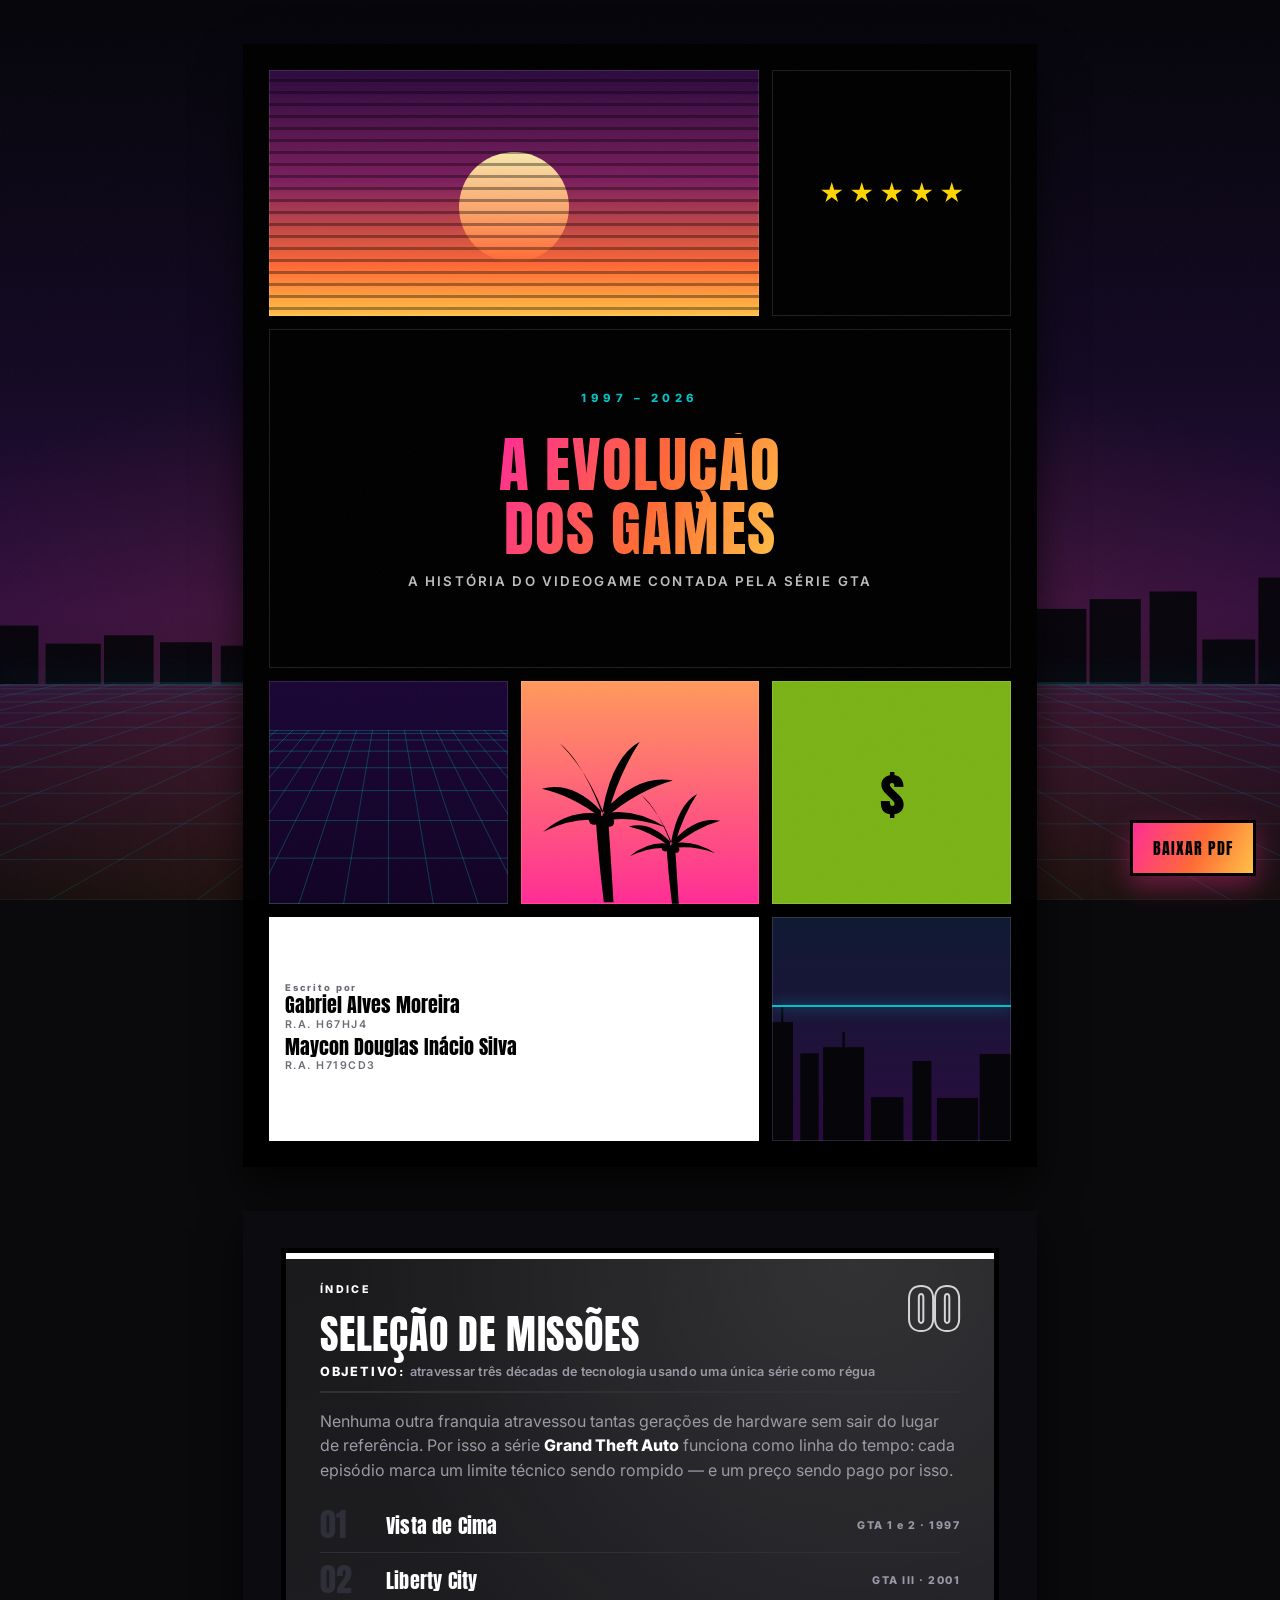
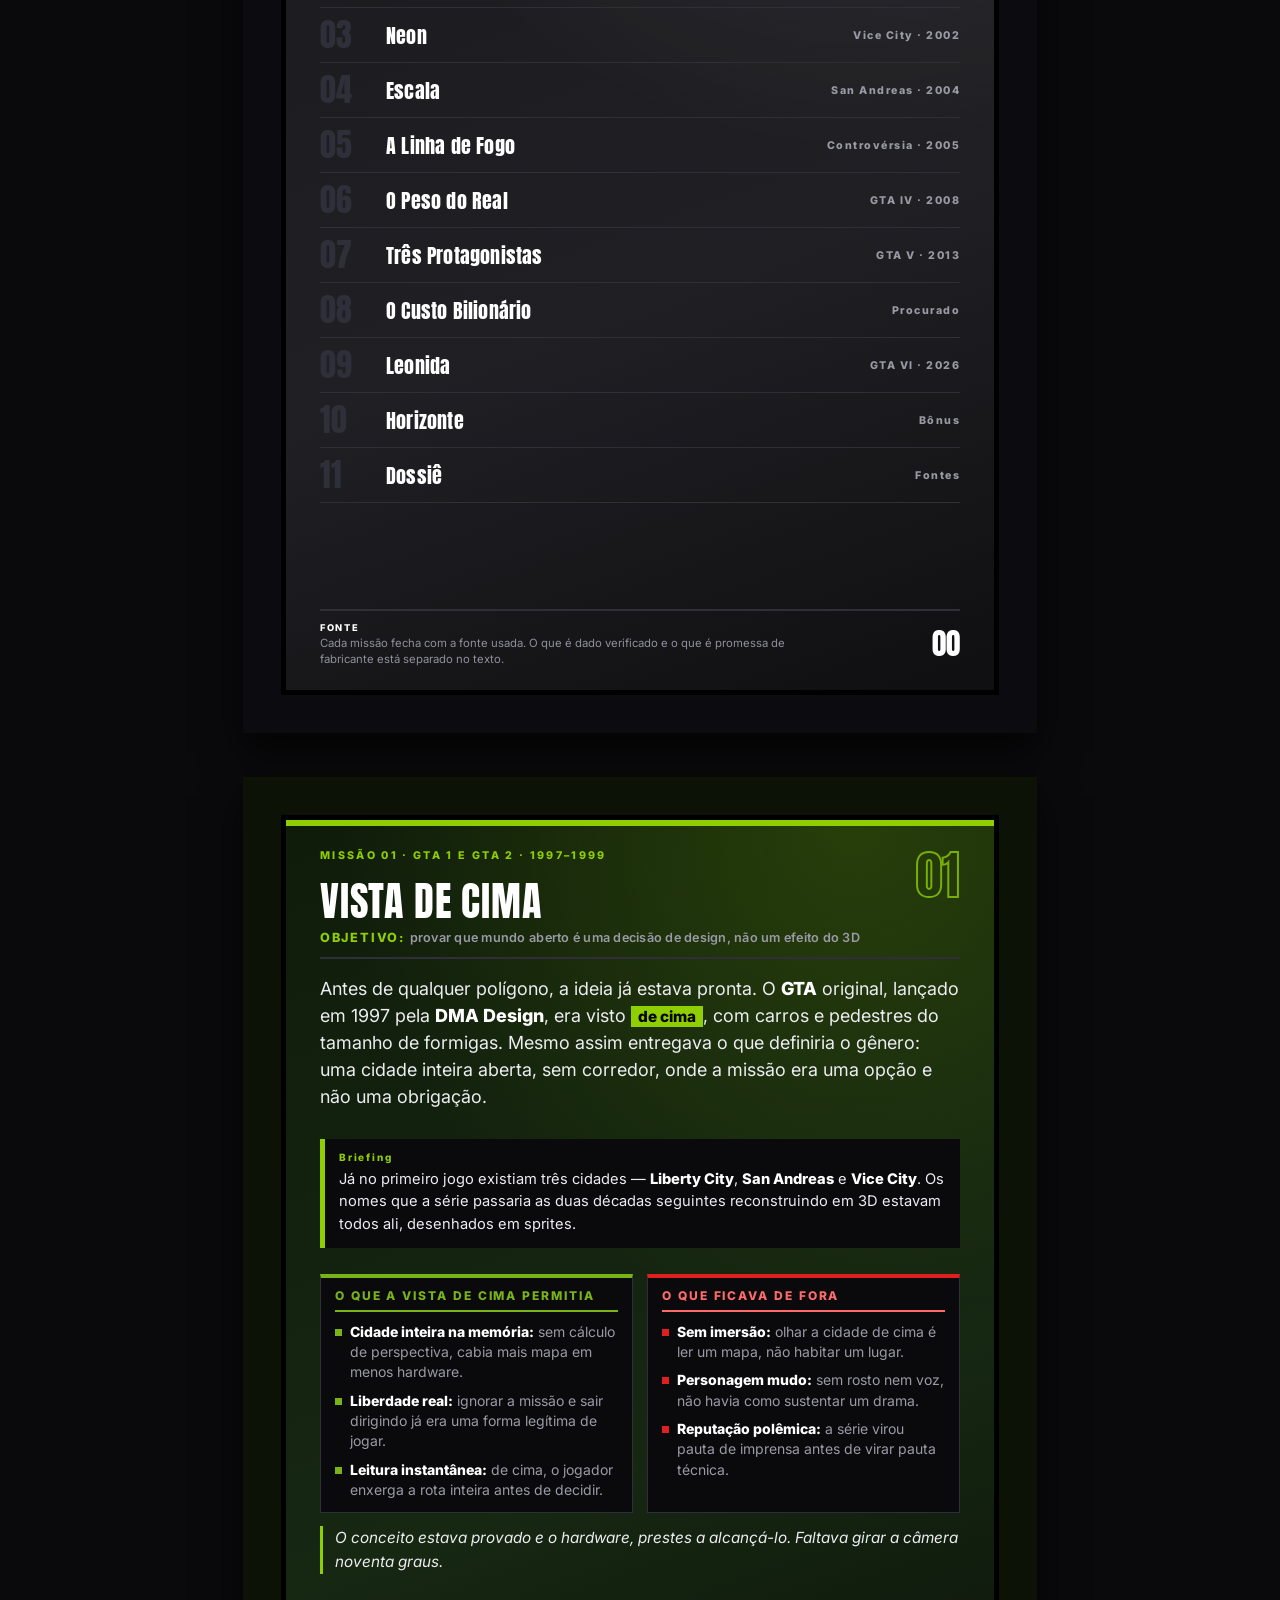
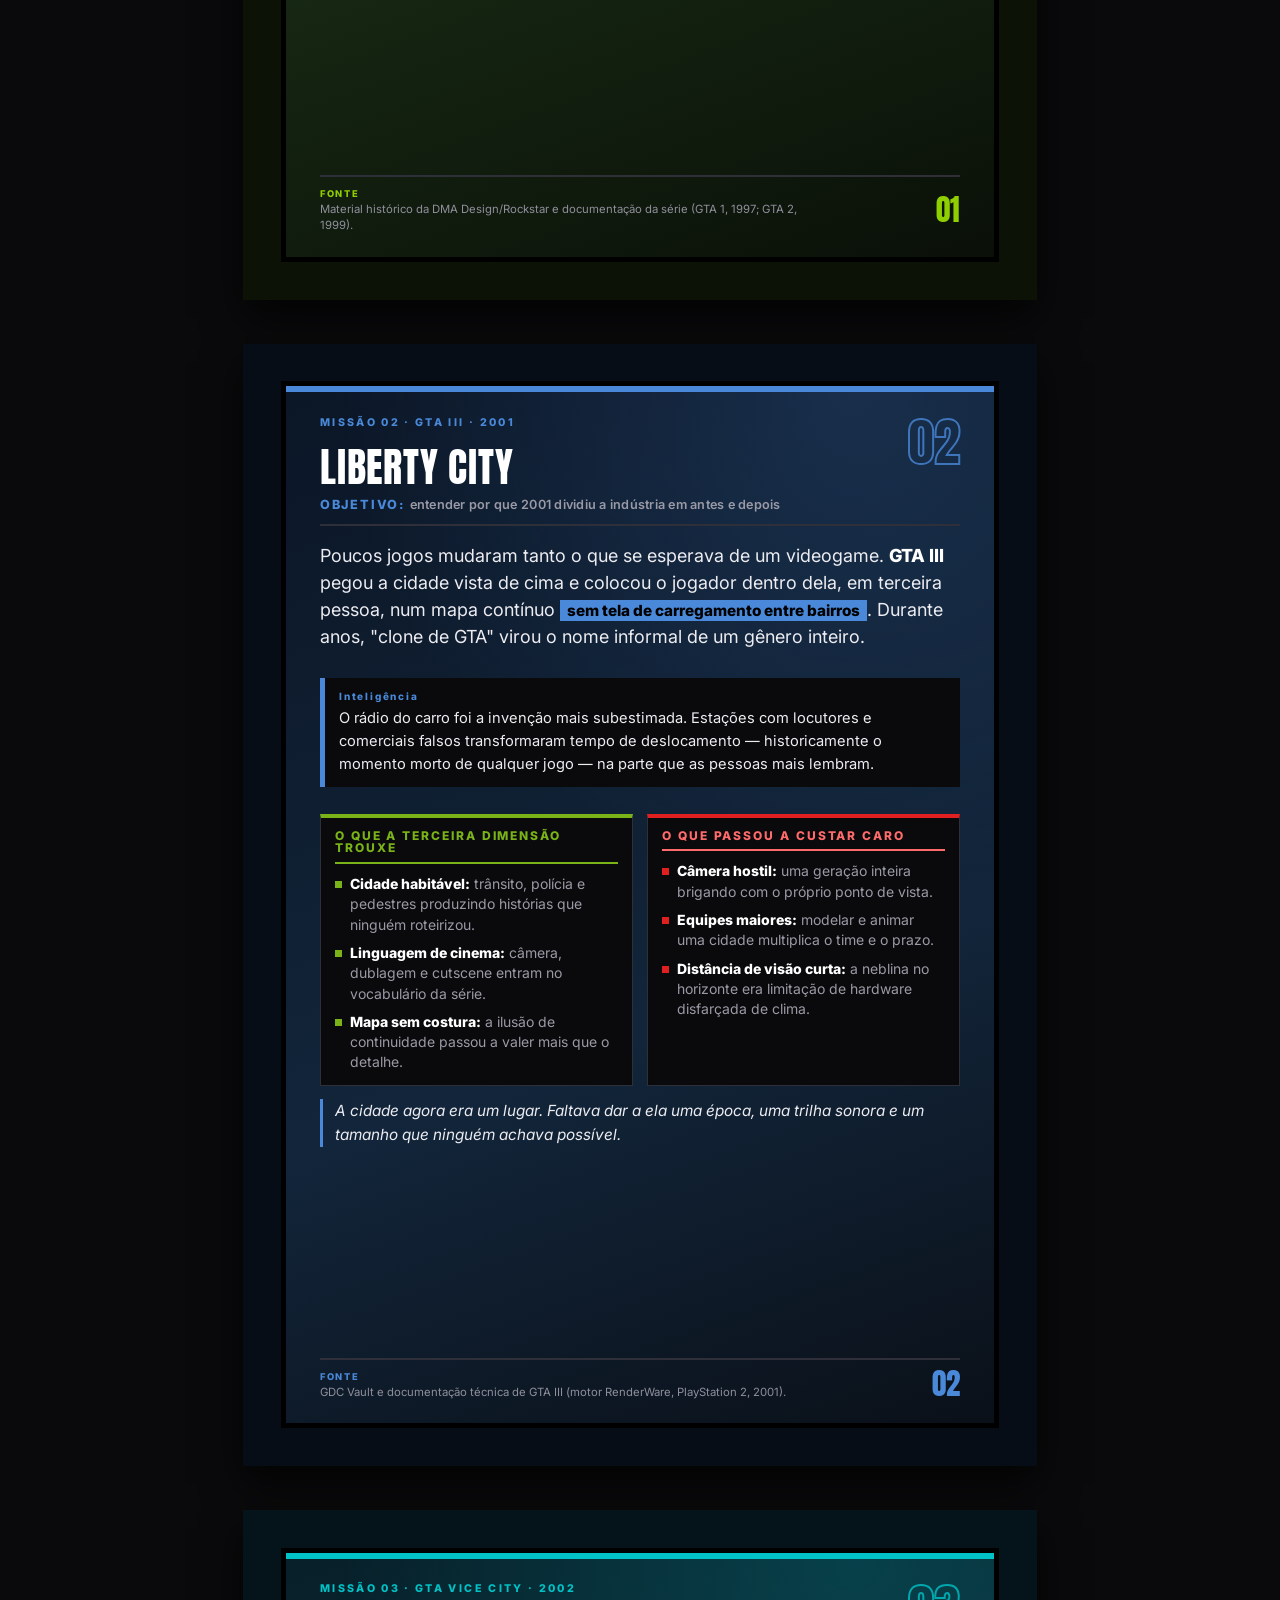
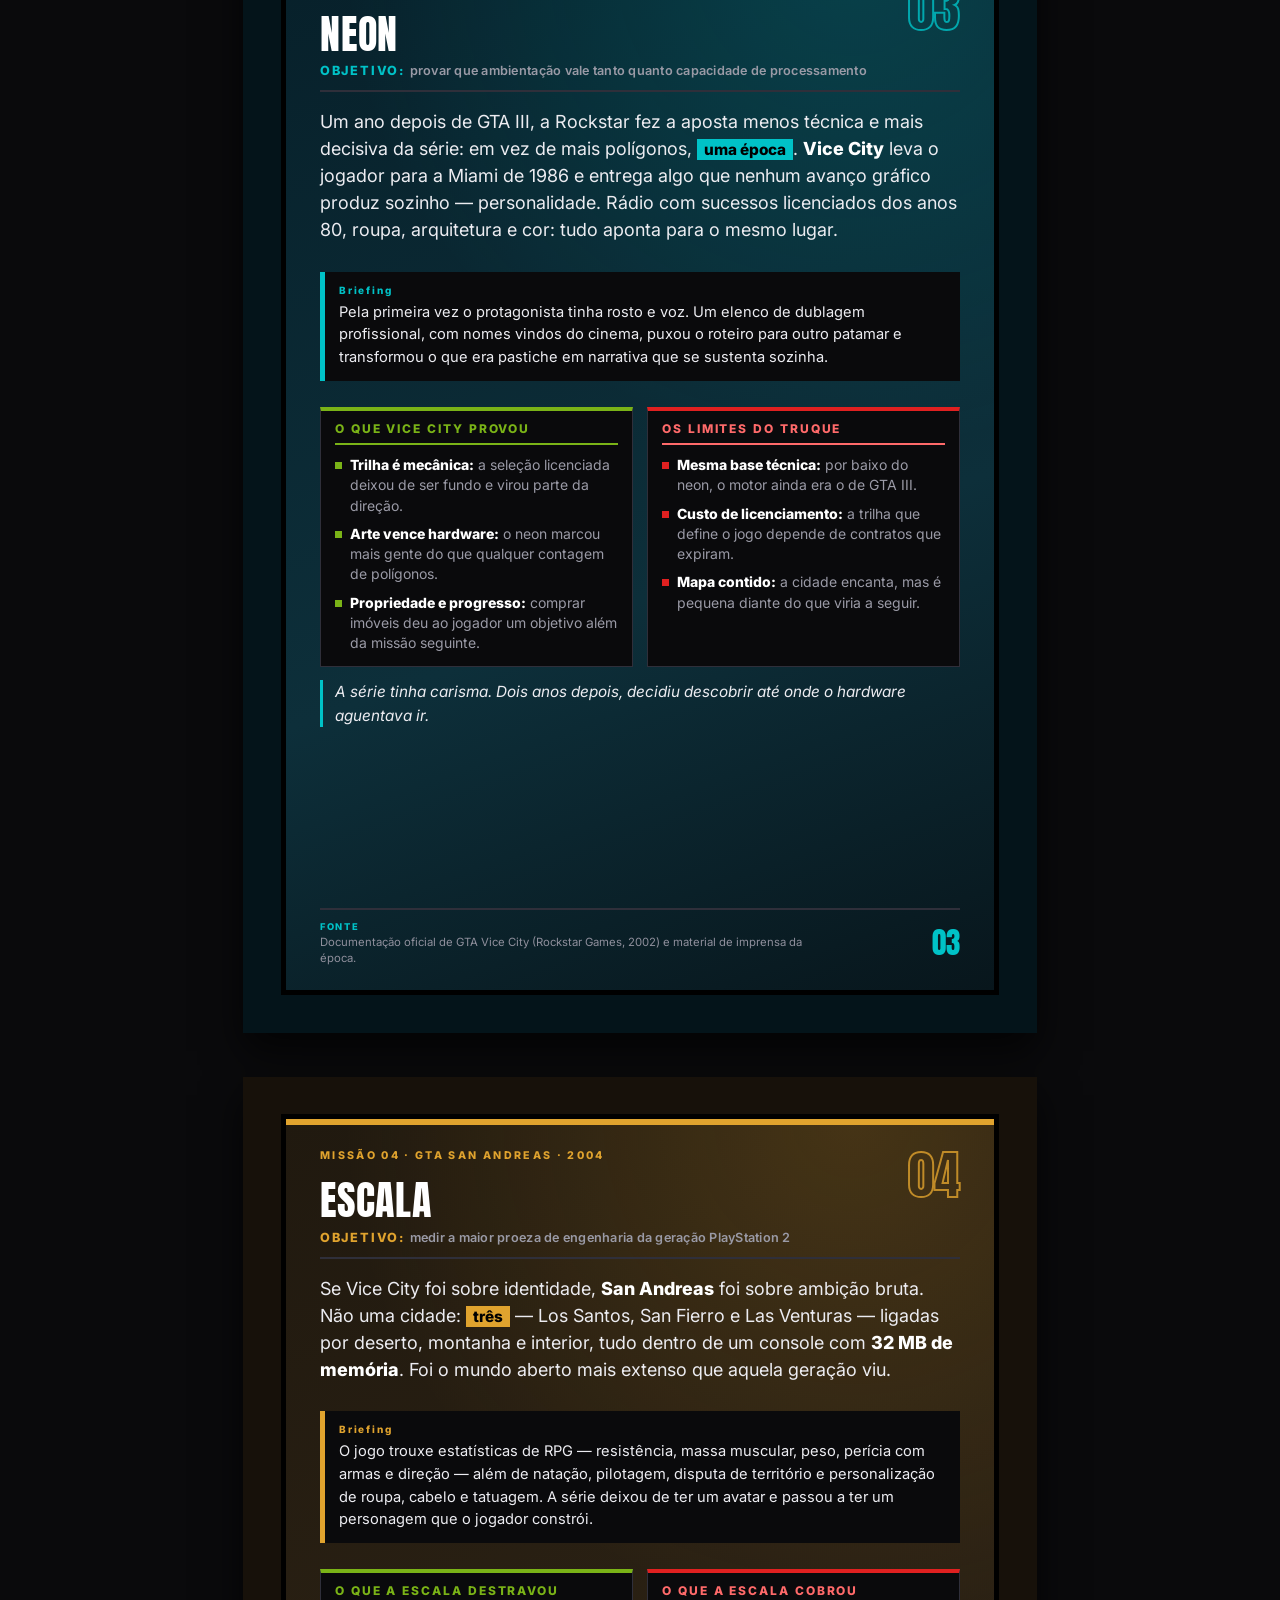
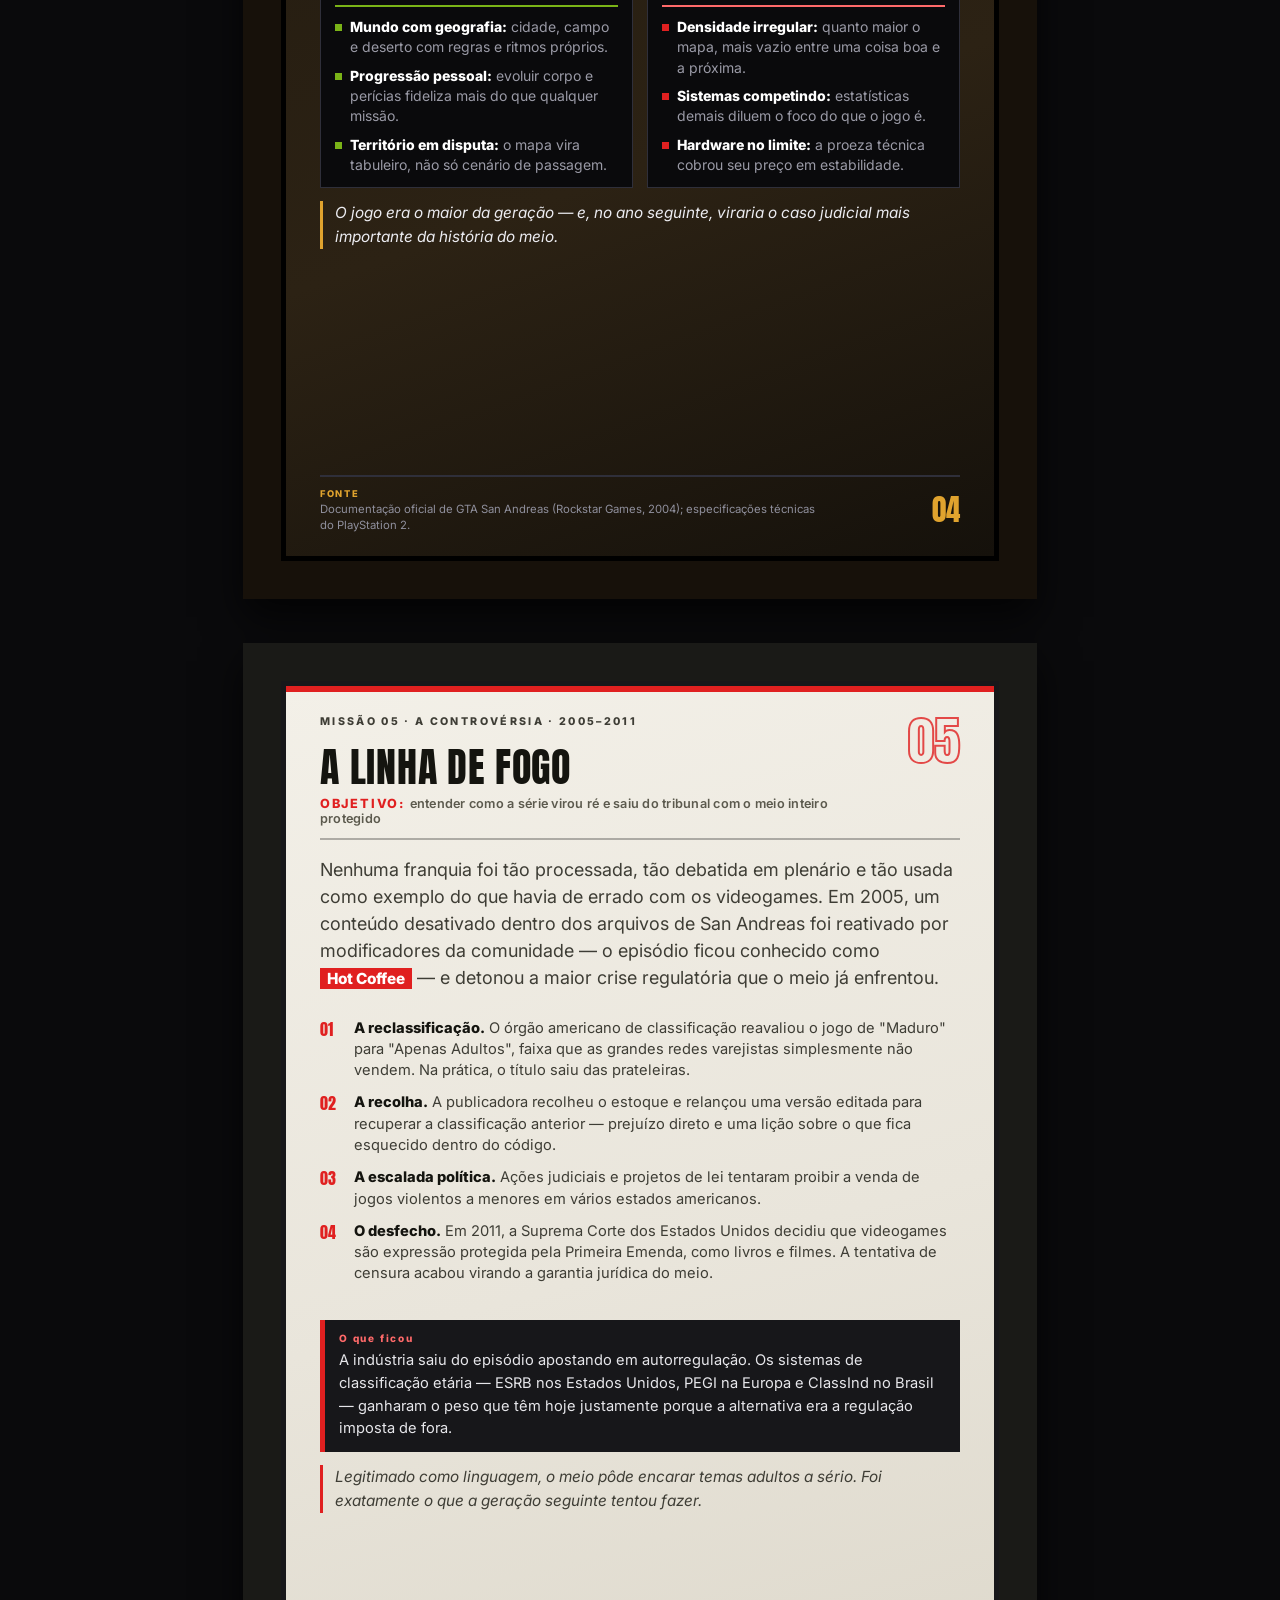
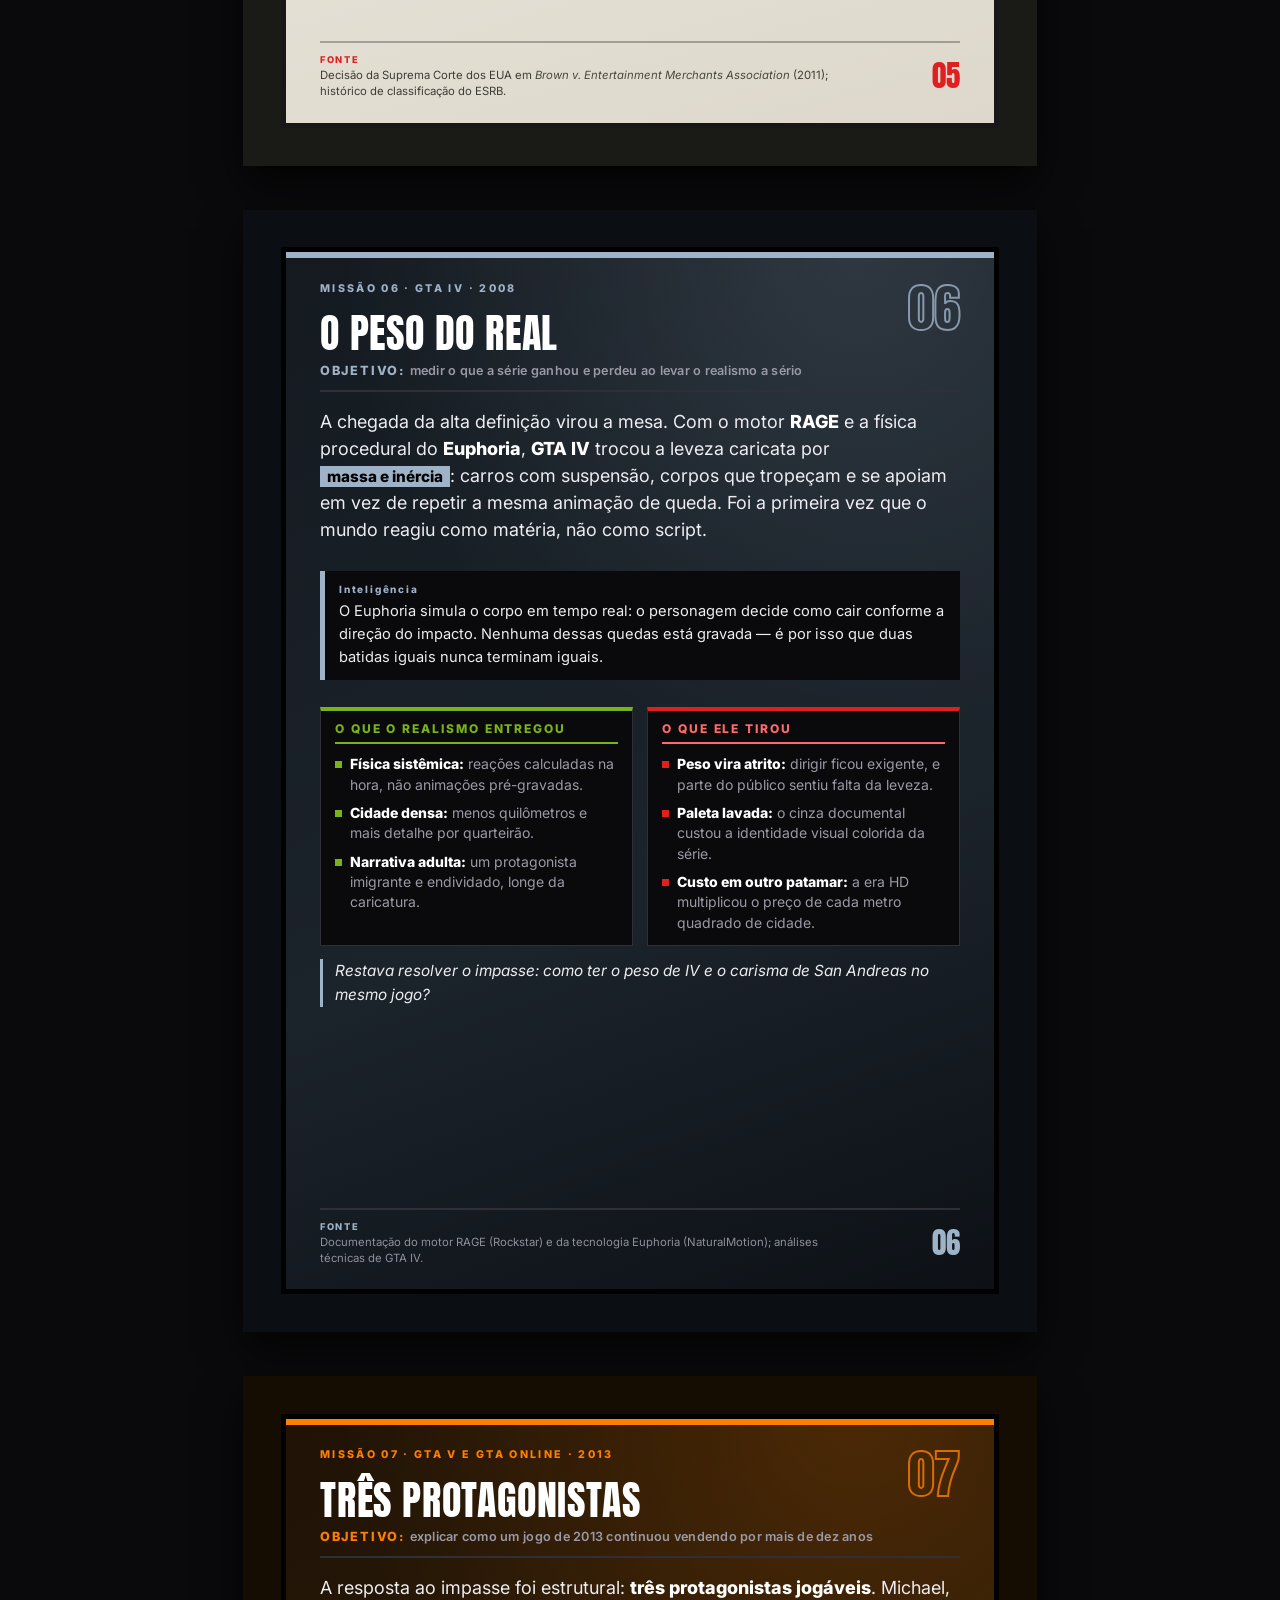
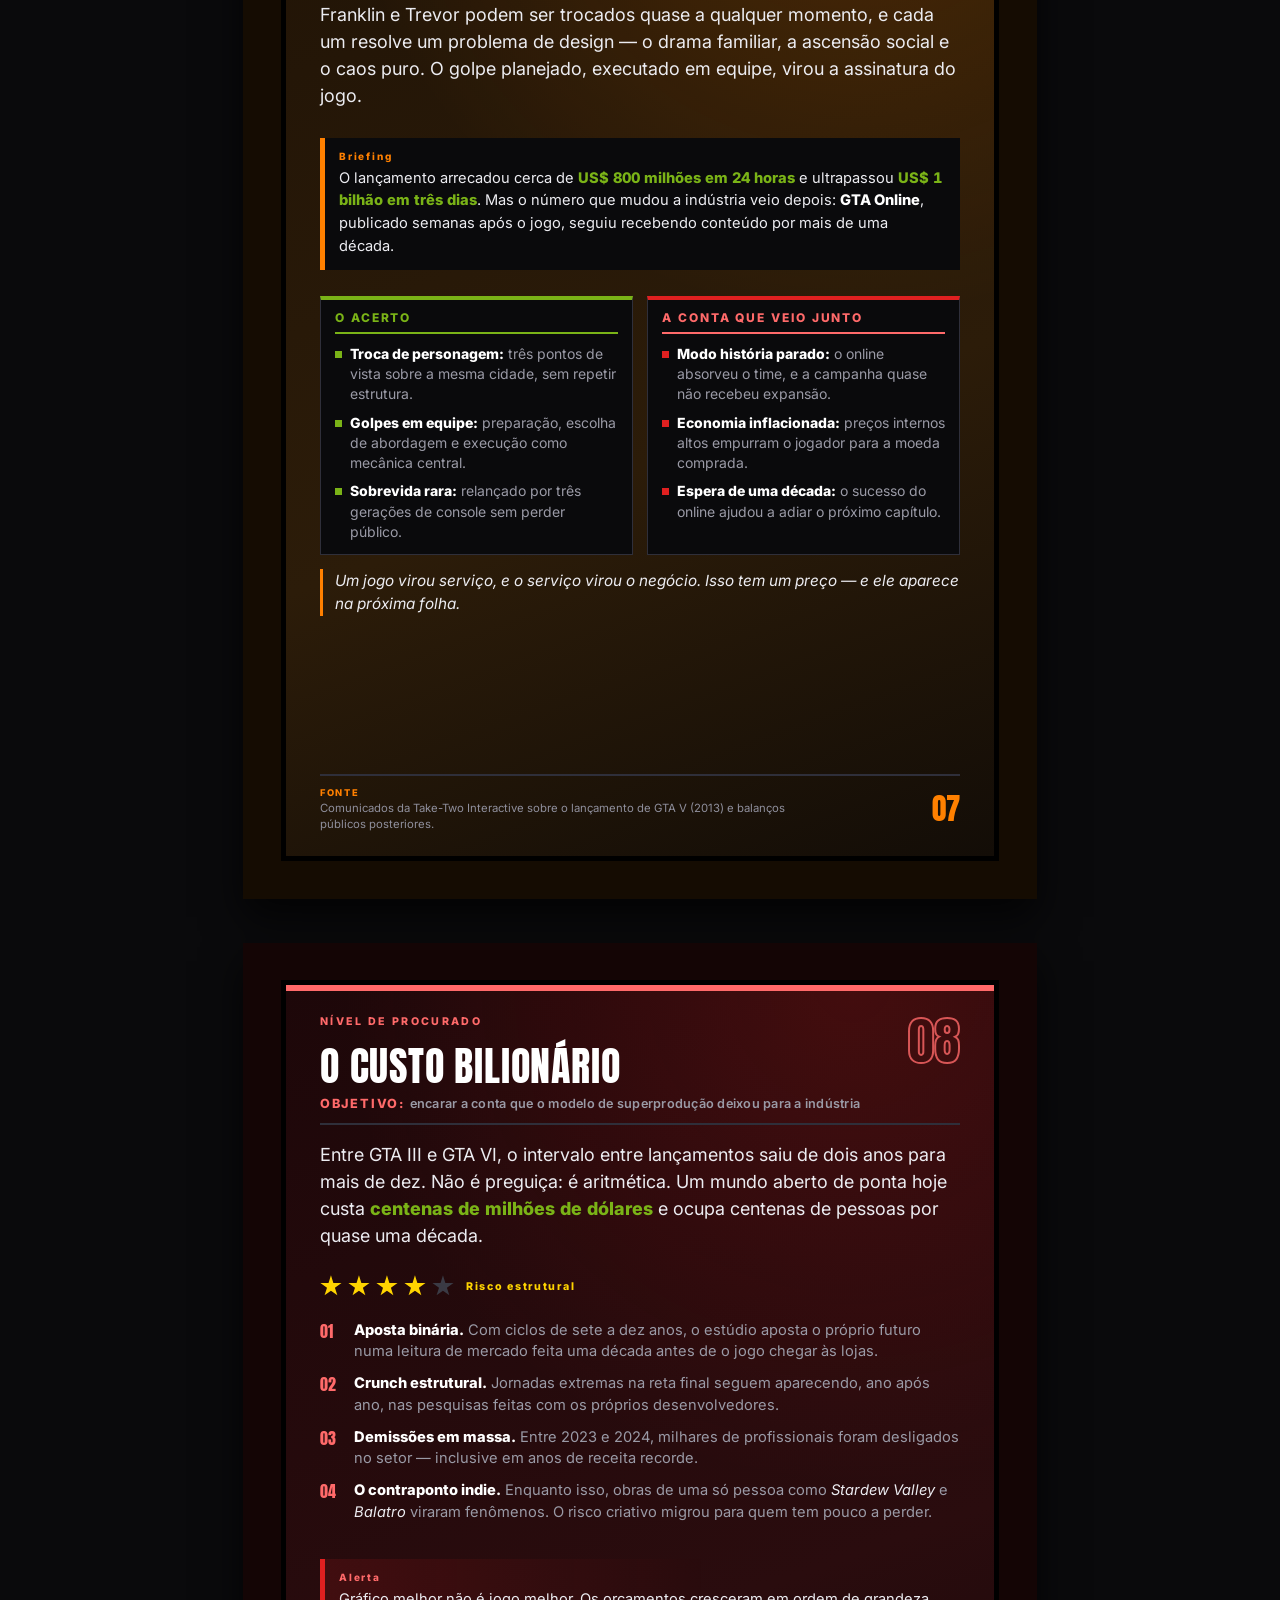
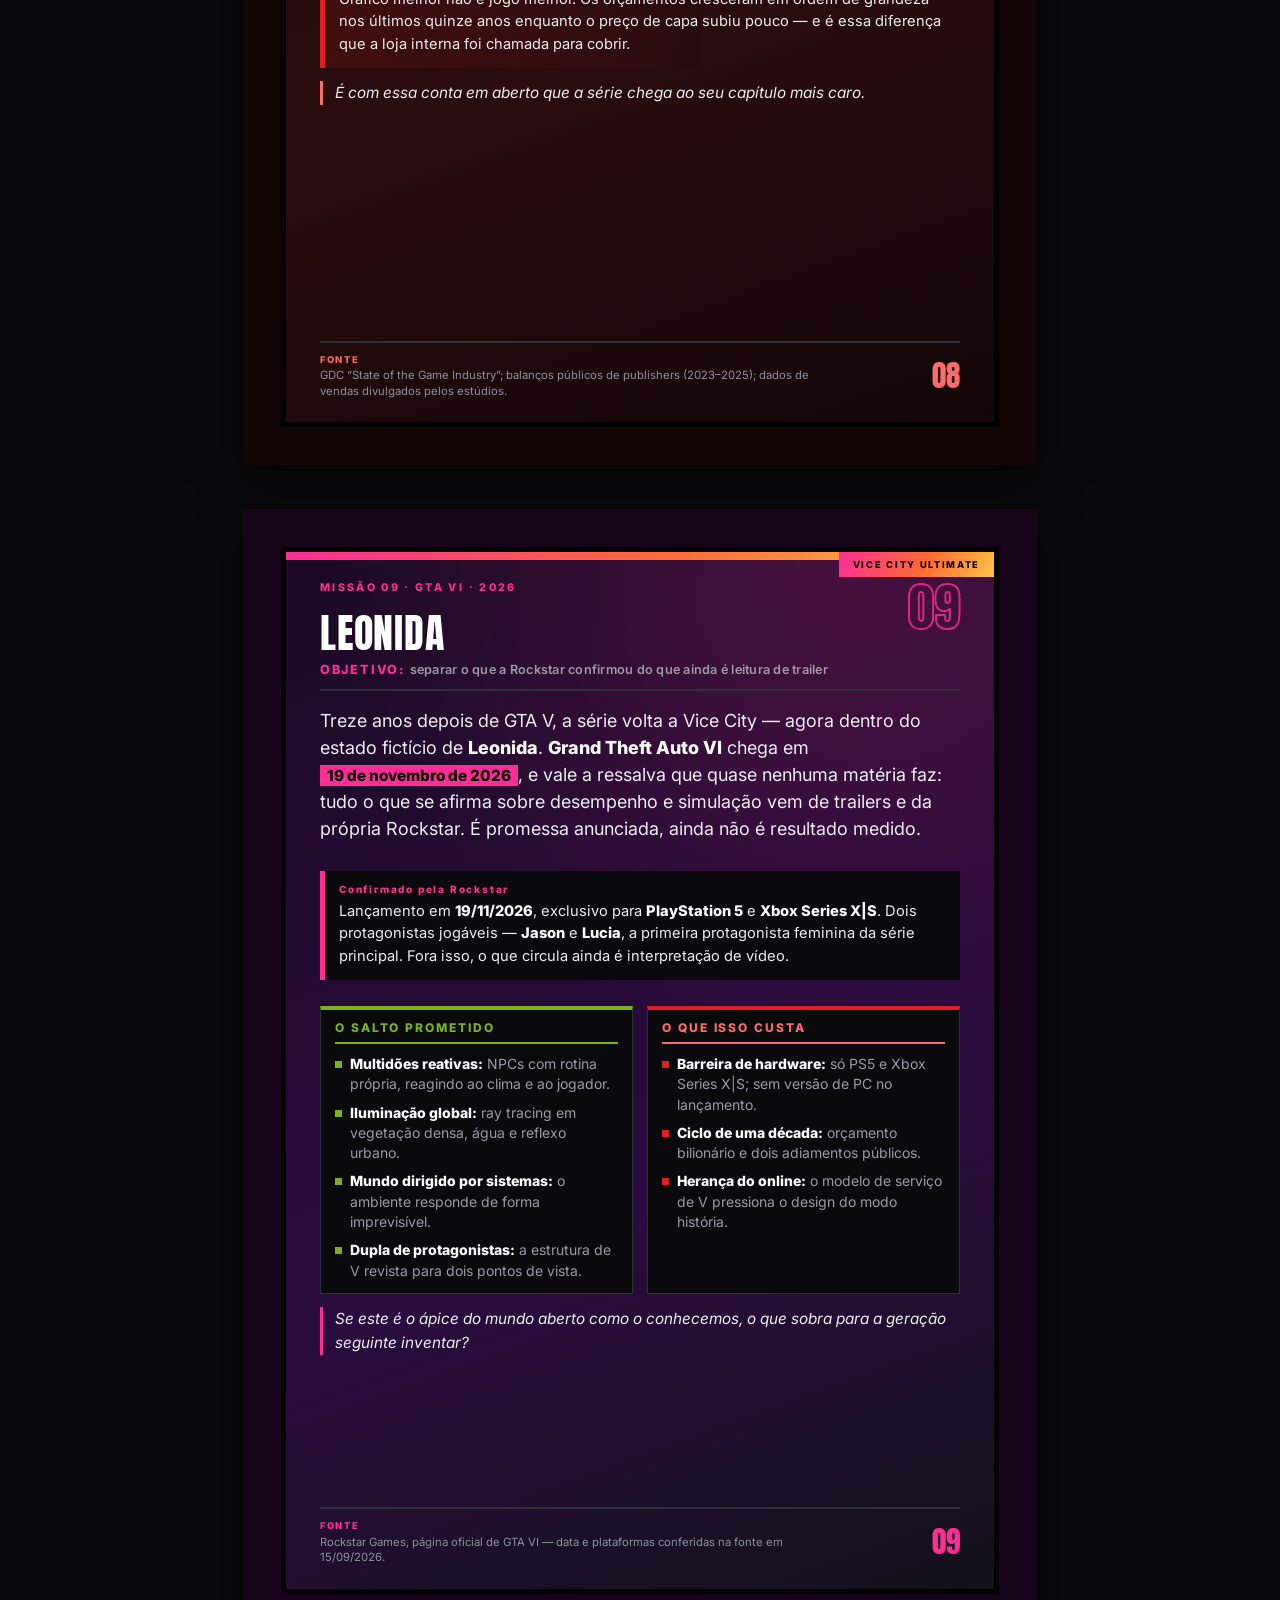
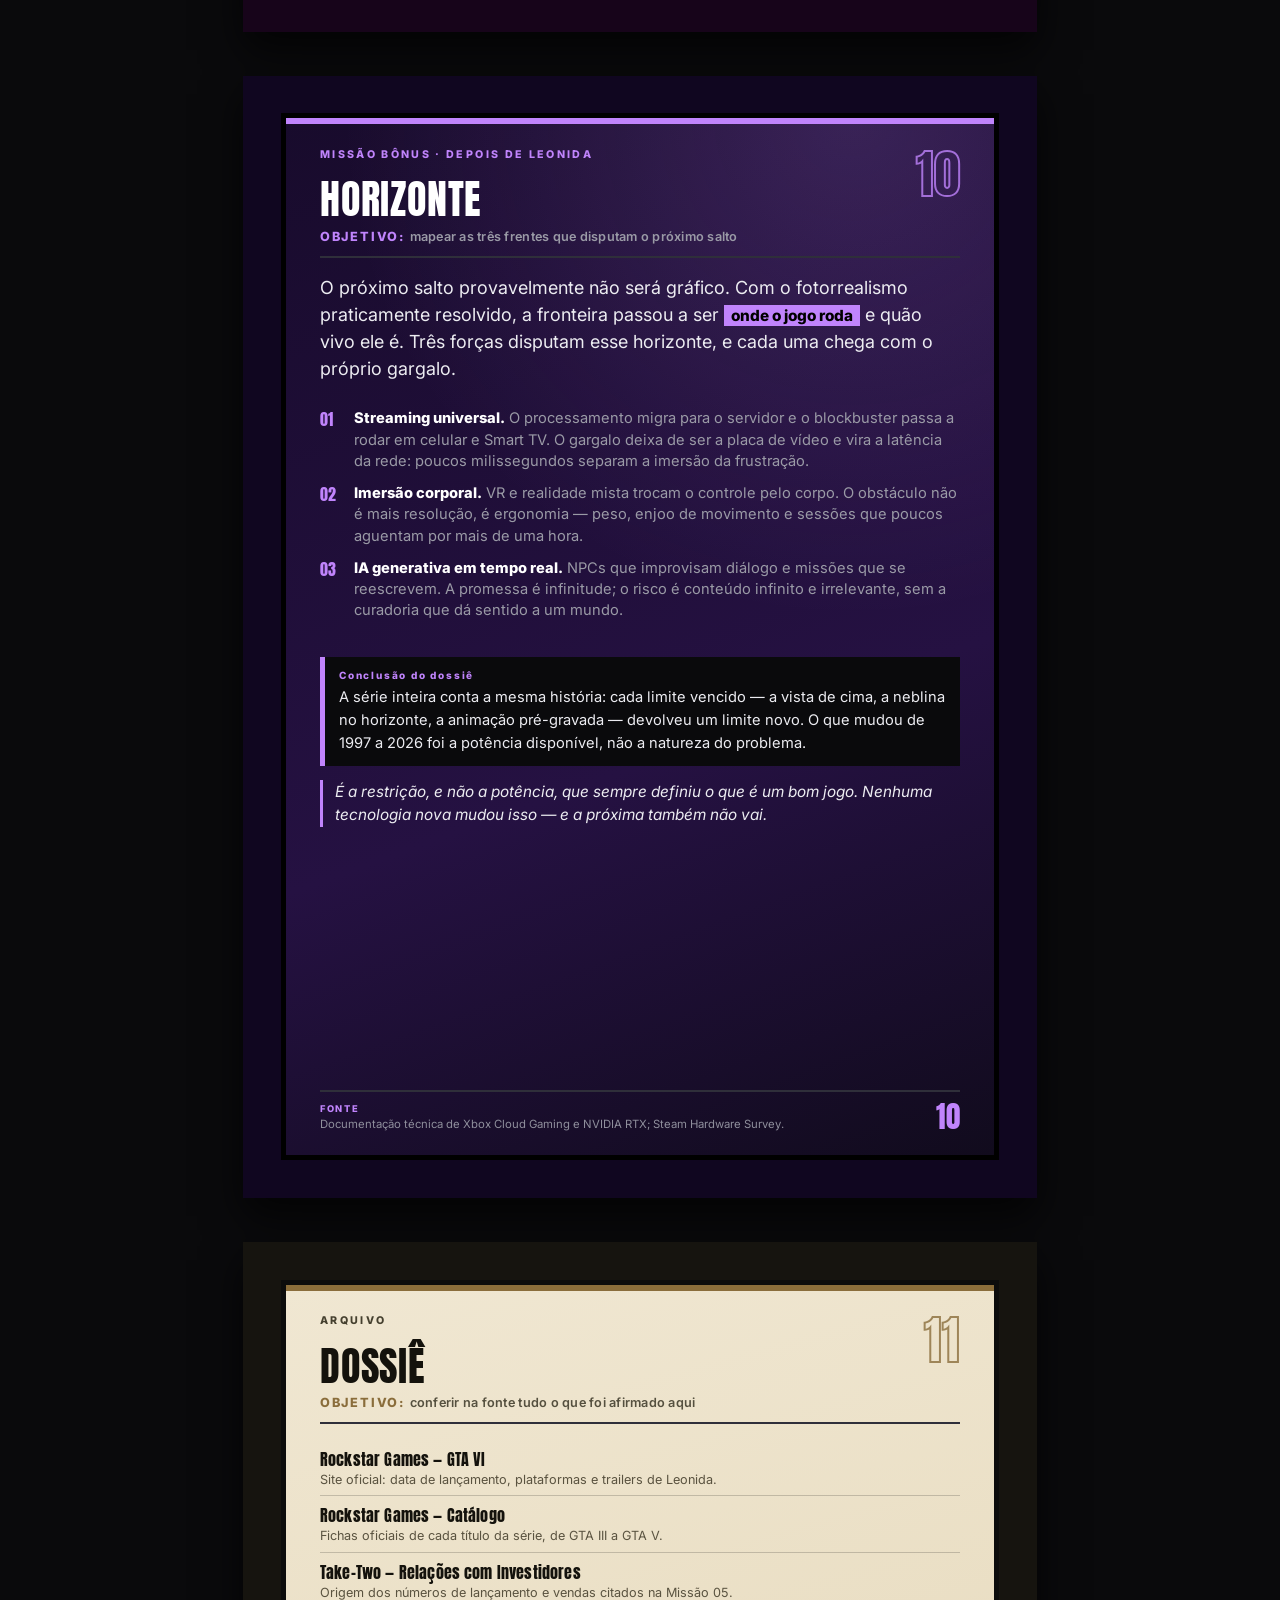
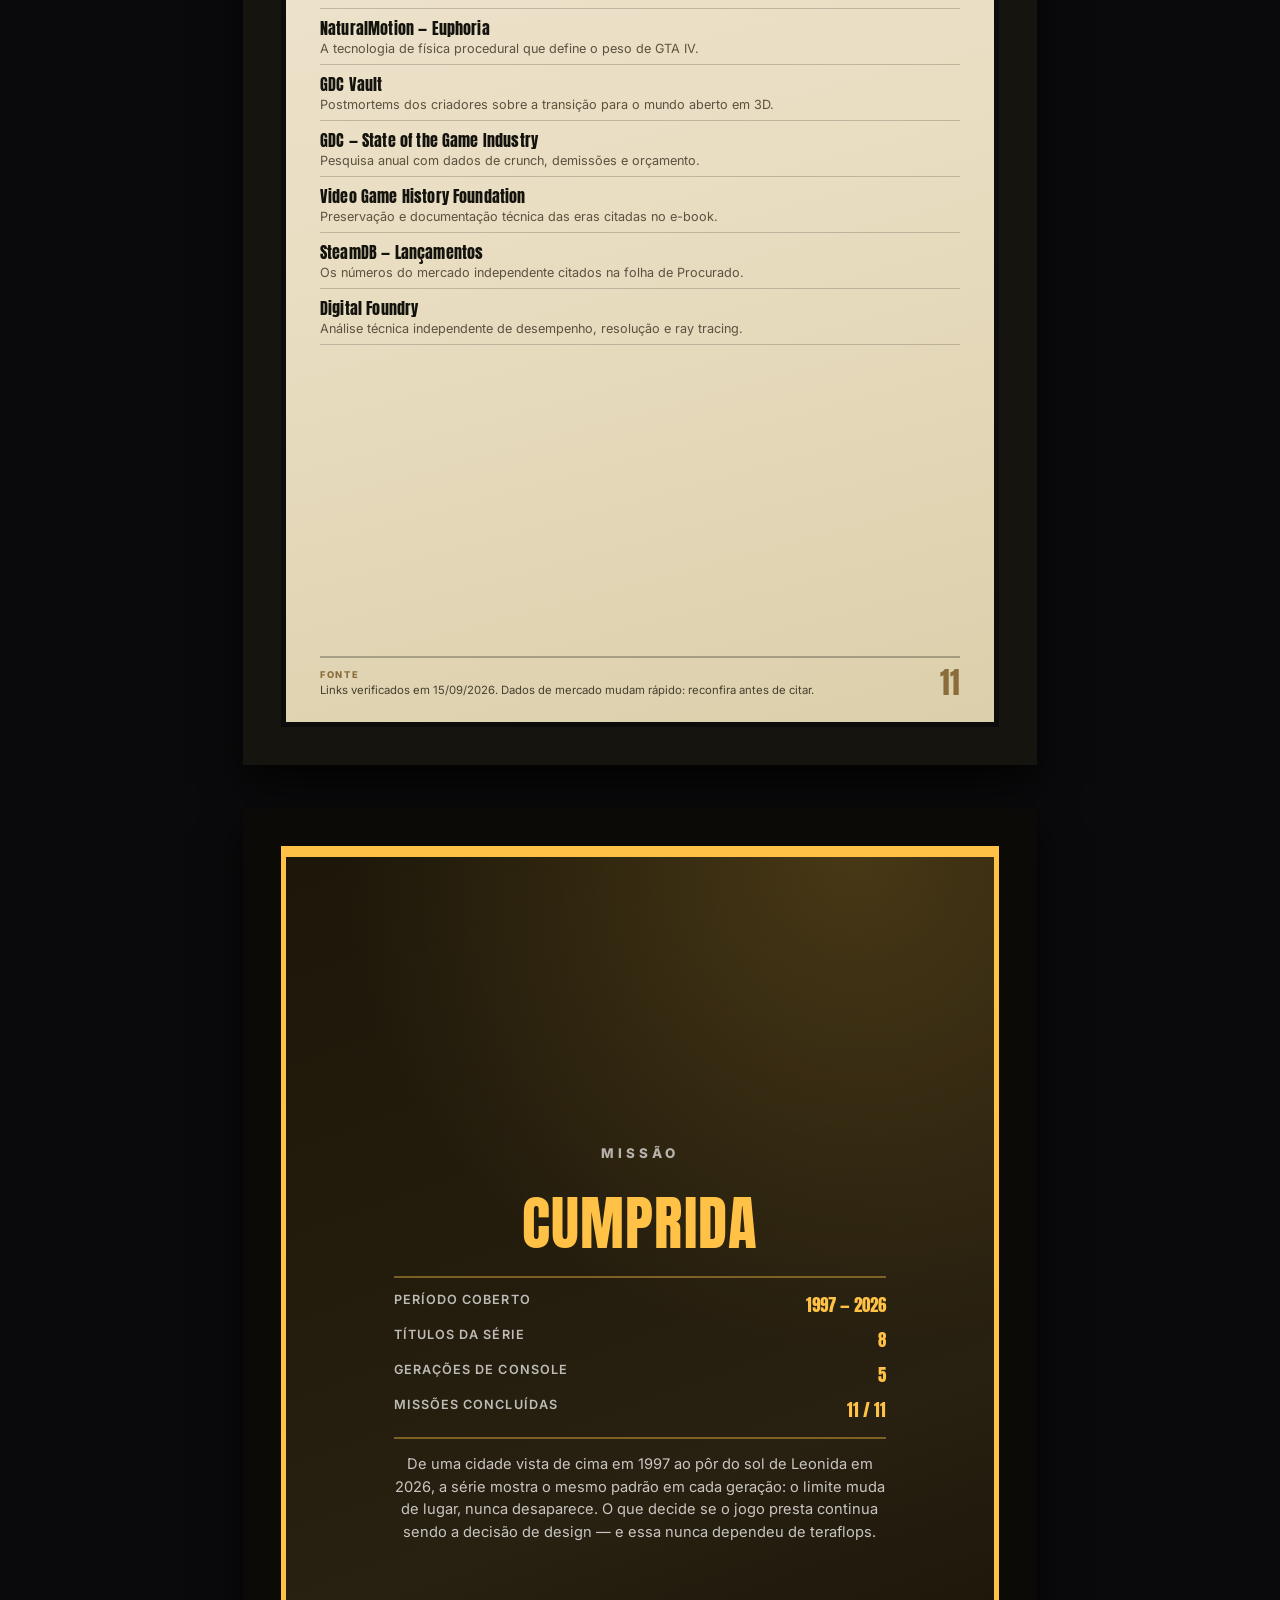
<file: index.html>
<!DOCTYPE html>
<html lang="pt-BR">
<head>
    <meta charset="UTF-8">
    <meta name="viewport" content="width=device-width, initial-scale=1.0">
    <meta name="description" content="E-book sobre a evolução dos games contada pela série Grand Theft Auto: de GTA 1 em 1997 a GTA VI em 2026. Direção de arte inspirada em GTA V e GTA VI. Por Gabriel Alves Moreira e Maycon Douglas Inácio Silva.">
    <meta name="author" content="Gabriel Alves Moreira, Maycon Douglas Inácio Silva">

    <!-- Open Graph / Facebook -->
    <meta property="og:type" content="website">
    <meta property="og:url" content="https://maycondis.github.io/E-book-A_Evolucao_dos_Games/">
    <meta property="og:title" content="A Evolução dos Games | E-book">
    <meta property="og:description" content="A história dos videogames contada pela série GTA — de 1997 a 2026.">
    <meta property="og:image" content="https://maycondis.github.io/E-book-A_Evolucao_dos_Games/assets/img/capa.png">

    <!-- Twitter -->
    <meta property="twitter:card" content="summary_large_image">
    <meta property="twitter:url" content="https://maycondis.github.io/E-book-A_Evolucao_dos_Games/">
    <meta property="twitter:title" content="A Evolução dos Games | E-book">
    <meta property="twitter:description" content="A história dos videogames contada pela série GTA — de 1997 a 2026.">
    <meta property="twitter:image" content="https://maycondis.github.io/E-book-A_Evolucao_dos_Games/assets/img/capa.png">

    <title>A Evolução dos Games | E-book</title>

    <link rel="preconnect" href="https://fonts.googleapis.com">
    <link rel="preconnect" href="https://fonts.gstatic.com" crossorigin>
    <link href="https://fonts.googleapis.com/css2?family=Anton&family=Inter:wght@400;600;800&display=swap" rel="stylesheet">
    <link rel="stylesheet" href="assets/css/style.css">
    <link rel="stylesheet" href="assets/css/scenery.css">
    <link rel="icon" type="image/svg+xml" href="assets/img/favicon.svg">
</head>
<body>

    <!-- ============================================================
         CENÁRIO — LEONIDA AO ANOITECER (100% CSS)
         ============================================================ -->
    <div class="scenery" aria-hidden="true">
        <div class="scenery-sun"></div>
        <div class="scenery-skyline"></div>
        <div class="scenery-horizon"></div>
        <div class="scenery-road"></div>
    </div>

    <!-- ============================================================
         MENU DE PAUSA
         ============================================================ -->
    <nav id="pause-menu" aria-label="Seleção de missões">
        <p class="menu-tab">Menu de Pausa</p>
        <div class="menu-body">
            <div class="radar" aria-hidden="true">
                <div class="radar-sweep"></div>
                <div class="radar-blip"></div>
            </div>
            <ol>
                <li><a href="#m1">Vista de Cima</a></li>
                <li><a href="#m2">Liberty City</a></li>
                <li><a href="#m3">Neon</a></li>
                <li><a href="#m4">Escala</a></li>
                <li><a href="#m5">A Linha de Fogo</a></li>
                <li><a href="#m6">O Peso do Real</a></li>
                <li><a href="#m7">Três Protagonistas</a></li>
                <li><a href="#m8">O Custo Bilionário</a></li>
                <li><a href="#m9">Leonida</a></li>
                <li><a href="#m10">Horizonte</a></li>
                <li><a href="#m11">Dossiê</a></li>
            </ol>
            <p class="menu-hud"><span>Progresso</span><span>11 / 11</span></p>
        </div>
    </nav>

    <!-- ============================================================
         E-BOOK
         ============================================================ -->
    <main>

        <!-- ===== CAPA ===== -->
        <article class="sheet cover-sheet" aria-labelledby="cover-title">
            <div class="cover-grid">

                <div class="cell cell-sunset span-2"></div>

                <div class="cell cell-wanted" aria-hidden="true">
                    <span class="wanted-star"></span>
                    <span class="wanted-star"></span>
                    <span class="wanted-star"></span>
                    <span class="wanted-star"></span>
                    <span class="wanted-star"></span>
                </div>

                <div class="cell cell-title span-3">
                    <p class="cover-kicker">1997 &ndash; 2026</p>
                    <h1 id="cover-title" class="cover-title">A Evolução<br>dos Games</h1>
                    <p class="cover-sub">A história do videogame contada pela série GTA</p>
                </div>

                <div class="cell cell-grid"></div>

                <div class="cell cell-palms" aria-hidden="true"></div>

                <div class="cell cell-money" aria-hidden="true"><span>$</span></div>

                <div class="cell cell-author span-2">
                    <span class="label">Escrito por</span>
                    <span class="name">Gabriel Alves Moreira</span>
                    <span class="ra">R.A. H67HJ4</span>
                    <span class="name">Maycon Douglas Inácio Silva</span>
                    <span class="ra">R.A. H719CD3</span>
                </div>

                <div class="cell cell-skyline"></div>

            </div>
        </article>

        <!-- ===== SELEÇÃO DE MISSÕES ===== -->
        <article class="sheet theme-neutral" aria-labelledby="index-title">
            <div class="panel">
                <header class="mission-head">
                    <div>
                        <p class="eyebrow">Índice</p>
                        <h2 id="index-title">Seleção de Missões</h2>
                        <span class="mission-objective">atravessar três décadas de tecnologia usando uma única série como régua</span>
                    </div>
                    <span class="mission-id" aria-hidden="true">00</span>
                </header>

                <p>Nenhuma outra franquia atravessou tantas gerações de hardware sem sair do lugar de referência. Por isso a série <strong>Grand Theft Auto</strong> funciona como linha do tempo: cada episódio marca um limite técnico sendo rompido — e um preço sendo pago por isso.</p>

                <ul class="mission-select">
                    <li><a href="#m1">Vista de Cima</a><span class="pick-note">GTA 1 e 2 &middot; 1997</span></li>
                    <li><a href="#m2">Liberty City</a><span class="pick-note">GTA III &middot; 2001</span></li>
                    <li><a href="#m3">Neon</a><span class="pick-note">Vice City &middot; 2002</span></li>
                    <li><a href="#m4">Escala</a><span class="pick-note">San Andreas &middot; 2004</span></li>
                    <li><a href="#m5">A Linha de Fogo</a><span class="pick-note">Controvérsia &middot; 2005</span></li>
                    <li><a href="#m6">O Peso do Real</a><span class="pick-note">GTA IV &middot; 2008</span></li>
                    <li><a href="#m7">Três Protagonistas</a><span class="pick-note">GTA V &middot; 2013</span></li>
                    <li><a href="#m8">O Custo Bilionário</a><span class="pick-note">Procurado</span></li>
                    <li><a href="#m9">Leonida</a><span class="pick-note">GTA VI &middot; 2026</span></li>
                    <li><a href="#m10">Horizonte</a><span class="pick-note">Bônus</span></li>
                    <li><a href="#m11">Dossiê</a><span class="pick-note">Fontes</span></li>
                </ul>

                <footer class="hud-footer">
                    <p class="hud-source">Cada missão fecha com a fonte usada. O que é dado verificado e o que é promessa de fabricante está separado no texto.</p>
                    <span class="hud-page">00</span>
                </footer>
            </div>
        </article>

        <!-- ===== MISSÃO 01 ===== -->
        <article class="sheet theme-topdown" aria-labelledby="m1">
            <div class="panel">
                <header class="mission-head">
                    <div>
                        <p class="eyebrow">Missão 01 &middot; GTA 1 e GTA 2 &middot; 1997&ndash;1999</p>
                        <h2 id="m1">Vista de Cima</h2>
                        <span class="mission-objective">provar que mundo aberto é uma decisão de design, não um efeito do 3D</span>
                    </div>
                    <span class="mission-id" aria-hidden="true">01</span>
                </header>

                <p class="lede">Antes de qualquer polígono, a ideia já estava pronta. O <strong>GTA</strong> original, lançado em 1997 pela <strong>DMA Design</strong>, era visto <span class="tag">de cima</span>, com carros e pedestres do tamanho de formigas. Mesmo assim entregava o que definiria o gênero: uma cidade inteira aberta, sem corredor, onde a missão era uma opção e não uma obrigação.</p>

                <aside class="briefing">
                    <span class="briefing-label">Briefing</span>
                    <p>Já no primeiro jogo existiam três cidades — <strong>Liberty City</strong>, <strong>San Andreas</strong> e <strong>Vice City</strong>. Os nomes que a série passaria as duas décadas seguintes reconstruindo em 3D estavam todos ali, desenhados em sprites.</p>
                </aside>

                <div class="ledger">
                    <section class="ledger-col is-gain">
                        <h3>O que a vista de cima permitia</h3>
                        <ul>
                            <li><strong>Cidade inteira na memória:</strong> sem cálculo de perspectiva, cabia mais mapa em menos hardware.</li>
                            <li><strong>Liberdade real:</strong> ignorar a missão e sair dirigindo já era uma forma legítima de jogar.</li>
                            <li><strong>Leitura instantânea:</strong> de cima, o jogador enxerga a rota inteira antes de decidir.</li>
                        </ul>
                    </section>
                    <section class="ledger-col is-risk">
                        <h3>O que ficava de fora</h3>
                        <ul>
                            <li><strong>Sem imersão:</strong> olhar a cidade de cima é ler um mapa, não habitar um lugar.</li>
                            <li><strong>Personagem mudo:</strong> sem rosto nem voz, não havia como sustentar um drama.</li>
                            <li><strong>Reputação polêmica:</strong> a série virou pauta de imprensa antes de virar pauta técnica.</li>
                        </ul>
                    </section>
                </div>

                <p class="cliffhanger">O conceito estava provado e o hardware, prestes a alcançá-lo. Faltava girar a câmera noventa graus.</p>

                <footer class="hud-footer">
                    <p class="hud-source">Material histórico da DMA Design/Rockstar e documentação da série (GTA 1, 1997; GTA 2, 1999).</p>
                    <span class="hud-page">01</span>
                </footer>
            </div>
        </article>

        <!-- ===== MISSÃO 02 ===== -->
        <article class="sheet theme-liberty" aria-labelledby="m2">
            <div class="panel">
                <header class="mission-head">
                    <div>
                        <p class="eyebrow">Missão 02 &middot; GTA III &middot; 2001</p>
                        <h2 id="m2">Liberty City</h2>
                        <span class="mission-objective">entender por que 2001 dividiu a indústria em antes e depois</span>
                    </div>
                    <span class="mission-id" aria-hidden="true">02</span>
                </header>

                <p class="lede">Poucos jogos mudaram tanto o que se esperava de um videogame. <strong>GTA III</strong> pegou a cidade vista de cima e colocou o jogador dentro dela, em terceira pessoa, num mapa contínuo <span class="tag">sem tela de carregamento entre bairros</span>. Durante anos, "clone de GTA" virou o nome informal de um gênero inteiro.</p>

                <aside class="briefing">
                    <span class="briefing-label">Inteligência</span>
                    <p>O rádio do carro foi a invenção mais subestimada. Estações com locutores e comerciais falsos transformaram tempo de deslocamento — historicamente o momento morto de qualquer jogo — na parte que as pessoas mais lembram.</p>
                </aside>

                <div class="ledger">
                    <section class="ledger-col is-gain">
                        <h3>O que a terceira dimensão trouxe</h3>
                        <ul>
                            <li><strong>Cidade habitável:</strong> trânsito, polícia e pedestres produzindo histórias que ninguém roteirizou.</li>
                            <li><strong>Linguagem de cinema:</strong> câmera, dublagem e cutscene entram no vocabulário da série.</li>
                            <li><strong>Mapa sem costura:</strong> a ilusão de continuidade passou a valer mais que o detalhe.</li>
                        </ul>
                    </section>
                    <section class="ledger-col is-risk">
                        <h3>O que passou a custar caro</h3>
                        <ul>
                            <li><strong>Câmera hostil:</strong> uma geração inteira brigando com o próprio ponto de vista.</li>
                            <li><strong>Equipes maiores:</strong> modelar e animar uma cidade multiplica o time e o prazo.</li>
                            <li><strong>Distância de visão curta:</strong> a neblina no horizonte era limitação de hardware disfarçada de clima.</li>
                        </ul>
                    </section>
                </div>

                <p class="cliffhanger">A cidade agora era um lugar. Faltava dar a ela uma época, uma trilha sonora e um tamanho que ninguém achava possível.</p>

                <footer class="hud-footer">
                    <p class="hud-source">GDC Vault e documentação técnica de GTA III (motor RenderWare, PlayStation 2, 2001).</p>
                    <span class="hud-page">02</span>
                </footer>
            </div>
        </article>

        <!-- ===== MISSÃO 03 ===== -->
        <article class="sheet theme-neon" aria-labelledby="m3">
            <div class="panel">
                <header class="mission-head">
                    <div>
                        <p class="eyebrow">Missão 03 &middot; GTA Vice City &middot; 2002</p>
                        <h2 id="m3">Neon</h2>
                        <span class="mission-objective">provar que ambientação vale tanto quanto capacidade de processamento</span>
                    </div>
                    <span class="mission-id" aria-hidden="true">03</span>
                </header>

                <p class="lede">Um ano depois de GTA III, a Rockstar fez a aposta menos técnica e mais decisiva da série: em vez de mais polígonos, <span class="tag">uma época</span>. <strong>Vice City</strong> leva o jogador para a Miami de 1986 e entrega algo que nenhum avanço gráfico produz sozinho — personalidade. Rádio com sucessos licenciados dos anos 80, roupa, arquitetura e cor: tudo aponta para o mesmo lugar.</p>

                <aside class="briefing">
                    <span class="briefing-label">Briefing</span>
                    <p>Pela primeira vez o protagonista tinha rosto e voz. Um elenco de dublagem profissional, com nomes vindos do cinema, puxou o roteiro para outro patamar e transformou o que era pastiche em narrativa que se sustenta sozinha.</p>
                </aside>

                <div class="ledger">
                    <section class="ledger-col is-gain">
                        <h3>O que Vice City provou</h3>
                        <ul>
                            <li><strong>Trilha é mecânica:</strong> a seleção licenciada deixou de ser fundo e virou parte da direção.</li>
                            <li><strong>Arte vence hardware:</strong> o neon marcou mais gente do que qualquer contagem de polígonos.</li>
                            <li><strong>Propriedade e progresso:</strong> comprar imóveis deu ao jogador um objetivo além da missão seguinte.</li>
                        </ul>
                    </section>
                    <section class="ledger-col is-risk">
                        <h3>Os limites do truque</h3>
                        <ul>
                            <li><strong>Mesma base técnica:</strong> por baixo do neon, o motor ainda era o de GTA III.</li>
                            <li><strong>Custo de licenciamento:</strong> a trilha que define o jogo depende de contratos que expiram.</li>
                            <li><strong>Mapa contido:</strong> a cidade encanta, mas é pequena diante do que viria a seguir.</li>
                        </ul>
                    </section>
                </div>

                <p class="cliffhanger">A série tinha carisma. Dois anos depois, decidiu descobrir até onde o hardware aguentava ir.</p>

                <footer class="hud-footer">
                    <p class="hud-source">Documentação oficial de GTA Vice City (Rockstar Games, 2002) e material de imprensa da época.</p>
                    <span class="hud-page">03</span>
                </footer>
            </div>
        </article>

        <!-- ===== MISSÃO 04 ===== -->
        <article class="sheet theme-desert" aria-labelledby="m4">
            <div class="panel">
                <header class="mission-head">
                    <div>
                        <p class="eyebrow">Missão 04 &middot; GTA San Andreas &middot; 2004</p>
                        <h2 id="m4">Escala</h2>
                        <span class="mission-objective">medir a maior proeza de engenharia da geração PlayStation 2</span>
                    </div>
                    <span class="mission-id" aria-hidden="true">04</span>
                </header>

                <p class="lede">Se Vice City foi sobre identidade, <strong>San Andreas</strong> foi sobre ambição bruta. Não uma cidade: <span class="tag">três</span> — Los Santos, San Fierro e Las Venturas — ligadas por deserto, montanha e interior, tudo dentro de um console com <strong>32 MB de memória</strong>. Foi o mundo aberto mais extenso que aquela geração viu.</p>

                <aside class="briefing">
                    <span class="briefing-label">Briefing</span>
                    <p>O jogo trouxe estatísticas de RPG — resistência, massa muscular, peso, perícia com armas e direção — além de natação, pilotagem, disputa de território e personalização de roupa, cabelo e tatuagem. A série deixou de ter um avatar e passou a ter um personagem que o jogador constrói.</p>
                </aside>

                <div class="ledger">
                    <section class="ledger-col is-gain">
                        <h3>O que a escala destravou</h3>
                        <ul>
                            <li><strong>Mundo com geografia:</strong> cidade, campo e deserto com regras e ritmos próprios.</li>
                            <li><strong>Progressão pessoal:</strong> evoluir corpo e perícias fideliza mais do que qualquer missão.</li>
                            <li><strong>Território em disputa:</strong> o mapa vira tabuleiro, não só cenário de passagem.</li>
                        </ul>
                    </section>
                    <section class="ledger-col is-risk">
                        <h3>O que a escala cobrou</h3>
                        <ul>
                            <li><strong>Densidade irregular:</strong> quanto maior o mapa, mais vazio entre uma coisa boa e a próxima.</li>
                            <li><strong>Sistemas competindo:</strong> estatísticas demais diluem o foco do que o jogo é.</li>
                            <li><strong>Hardware no limite:</strong> a proeza técnica cobrou seu preço em estabilidade.</li>
                        </ul>
                    </section>
                </div>

                <p class="cliffhanger">O jogo era o maior da geração — e, no ano seguinte, viraria o caso judicial mais importante da história do meio.</p>

                <footer class="hud-footer">
                    <p class="hud-source">Documentação oficial de GTA San Andreas (Rockstar Games, 2004); especificações técnicas do PlayStation 2.</p>
                    <span class="hud-page">04</span>
                </footer>
            </div>
        </article>

        <!-- ===== MISSÃO 05 ===== -->
        <article class="sheet theme-press press-sheet" aria-labelledby="m5">
            <div class="panel">
                <header class="mission-head">
                    <div>
                        <p class="eyebrow">Missão 05 &middot; A controvérsia &middot; 2005&ndash;2011</p>
                        <h2 id="m5">A Linha de Fogo</h2>
                        <span class="mission-objective">entender como a série virou ré e saiu do tribunal com o meio inteiro protegido</span>
                    </div>
                    <span class="mission-id" aria-hidden="true">05</span>
                </header>

                <p class="lede">Nenhuma franquia foi tão processada, tão debatida em plenário e tão usada como exemplo do que havia de errado com os videogames. Em 2005, um conteúdo desativado dentro dos arquivos de San Andreas foi reativado por modificadores da comunidade — o episódio ficou conhecido como <span class="tag">Hot Coffee</span> — e detonou a maior crise regulatória que o meio já enfrentou.</p>

                <ol class="objectives">
                    <li><strong>A reclassificação.</strong> O órgão americano de classificação reavaliou o jogo de "Maduro" para "Apenas Adultos", faixa que as grandes redes varejistas simplesmente não vendem. Na prática, o título saiu das prateleiras.</li>
                    <li><strong>A recolha.</strong> A publicadora recolheu o estoque e relançou uma versão editada para recuperar a classificação anterior — prejuízo direto e uma lição sobre o que fica esquecido dentro do código.</li>
                    <li><strong>A escalada política.</strong> Ações judiciais e projetos de lei tentaram proibir a venda de jogos violentos a menores em vários estados americanos.</li>
                    <li><strong>O desfecho.</strong> Em 2011, a Suprema Corte dos Estados Unidos decidiu que videogames são expressão protegida pela Primeira Emenda, como livros e filmes. A tentativa de censura acabou virando a garantia jurídica do meio.</li>
                </ol>

                <aside class="briefing is-alert">
                    <span class="briefing-label">O que ficou</span>
                    <p>A indústria saiu do episódio apostando em autorregulação. Os sistemas de classificação etária — ESRB nos Estados Unidos, PEGI na Europa e ClassInd no Brasil — ganharam o peso que têm hoje justamente porque a alternativa era a regulação imposta de fora.</p>
                </aside>

                <p class="cliffhanger">Legitimado como linguagem, o meio pôde encarar temas adultos a sério. Foi exatamente o que a geração seguinte tentou fazer.</p>

                <footer class="hud-footer">
                    <p class="hud-source">Decisão da Suprema Corte dos EUA em <em>Brown v. Entertainment Merchants Association</em> (2011); histórico de classificação do ESRB.</p>
                    <span class="hud-page">05</span>
                </footer>
            </div>
        </article>

        <!-- ===== MISSÃO 06 ===== -->
        <article class="sheet theme-realism" aria-labelledby="m4">
            <div class="panel">
                <header class="mission-head">
                    <div>
                        <p class="eyebrow">Missão 06 &middot; GTA IV &middot; 2008</p>
                        <h2 id="m6">O Peso do Real</h2>
                        <span class="mission-objective">medir o que a série ganhou e perdeu ao levar o realismo a sério</span>
                    </div>
                    <span class="mission-id" aria-hidden="true">06</span>
                </header>

                <p class="lede">A chegada da alta definição virou a mesa. Com o motor <strong>RAGE</strong> e a física procedural do <strong>Euphoria</strong>, <strong>GTA IV</strong> trocou a leveza caricata por <span class="tag">massa e inércia</span>: carros com suspensão, corpos que tropeçam e se apoiam em vez de repetir a mesma animação de queda. Foi a primeira vez que o mundo reagiu como matéria, não como script.</p>

                <aside class="briefing">
                    <span class="briefing-label">Inteligência</span>
                    <p>O Euphoria simula o corpo em tempo real: o personagem decide como cair conforme a direção do impacto. Nenhuma dessas quedas está gravada — é por isso que duas batidas iguais nunca terminam iguais.</p>
                </aside>

                <div class="ledger">
                    <section class="ledger-col is-gain">
                        <h3>O que o realismo entregou</h3>
                        <ul>
                            <li><strong>Física sistêmica:</strong> reações calculadas na hora, não animações pré-gravadas.</li>
                            <li><strong>Cidade densa:</strong> menos quilômetros e mais detalhe por quarteirão.</li>
                            <li><strong>Narrativa adulta:</strong> um protagonista imigrante e endividado, longe da caricatura.</li>
                        </ul>
                    </section>
                    <section class="ledger-col is-risk">
                        <h3>O que ele tirou</h3>
                        <ul>
                            <li><strong>Peso vira atrito:</strong> dirigir ficou exigente, e parte do público sentiu falta da leveza.</li>
                            <li><strong>Paleta lavada:</strong> o cinza documental custou a identidade visual colorida da série.</li>
                            <li><strong>Custo em outro patamar:</strong> a era HD multiplicou o preço de cada metro quadrado de cidade.</li>
                        </ul>
                    </section>
                </div>

                <p class="cliffhanger">Restava resolver o impasse: como ter o peso de IV e o carisma de San Andreas no mesmo jogo?</p>

                <footer class="hud-footer">
                    <p class="hud-source">Documentação do motor RAGE (Rockstar) e da tecnologia Euphoria (NaturalMotion); análises técnicas de GTA IV.</p>
                    <span class="hud-page">06</span>
                </footer>
            </div>
        </article>

        <!-- ===== MISSÃO 07 ===== -->
        <article class="sheet theme-phenomenon" aria-labelledby="m5">
            <div class="panel">
                <header class="mission-head">
                    <div>
                        <p class="eyebrow">Missão 07 &middot; GTA V e GTA Online &middot; 2013</p>
                        <h2 id="m7">Três Protagonistas</h2>
                        <span class="mission-objective">explicar como um jogo de 2013 continuou vendendo por mais de dez anos</span>
                    </div>
                    <span class="mission-id" aria-hidden="true">07</span>
                </header>

                <p class="lede">A resposta ao impasse foi estrutural: <strong>três protagonistas jogáveis</strong>. Michael, Franklin e Trevor podem ser trocados quase a qualquer momento, e cada um resolve um problema de design — o drama familiar, a ascensão social e o caos puro. O golpe planejado, executado em equipe, virou a assinatura do jogo.</p>

                <aside class="briefing">
                    <span class="briefing-label">Briefing</span>
                    <p>O lançamento arrecadou cerca de <span class="money">US$ 800 milhões em 24 horas</span> e ultrapassou <span class="money">US$ 1 bilhão em três dias</span>. Mas o número que mudou a indústria veio depois: <strong>GTA Online</strong>, publicado semanas após o jogo, seguiu recebendo conteúdo por mais de uma década.</p>
                </aside>

                <div class="ledger">
                    <section class="ledger-col is-gain">
                        <h3>O acerto</h3>
                        <ul>
                            <li><strong>Troca de personagem:</strong> três pontos de vista sobre a mesma cidade, sem repetir estrutura.</li>
                            <li><strong>Golpes em equipe:</strong> preparação, escolha de abordagem e execução como mecânica central.</li>
                            <li><strong>Sobrevida rara:</strong> relançado por três gerações de console sem perder público.</li>
                        </ul>
                    </section>
                    <section class="ledger-col is-risk">
                        <h3>A conta que veio junto</h3>
                        <ul>
                            <li><strong>Modo história parado:</strong> o online absorveu o time, e a campanha quase não recebeu expansão.</li>
                            <li><strong>Economia inflacionada:</strong> preços internos altos empurram o jogador para a moeda comprada.</li>
                            <li><strong>Espera de uma década:</strong> o sucesso do online ajudou a adiar o próximo capítulo.</li>
                        </ul>
                    </section>
                </div>

                <p class="cliffhanger">Um jogo virou serviço, e o serviço virou o negócio. Isso tem um preço — e ele aparece na próxima folha.</p>

                <footer class="hud-footer">
                    <p class="hud-source">Comunicados da Take-Two Interactive sobre o lançamento de GTA V (2013) e balanços públicos posteriores.</p>
                    <span class="hud-page">07</span>
                </footer>
            </div>
        </article>

        <!-- ===== NÍVEL DE PROCURADO ===== -->
        <article class="sheet theme-wanted" aria-labelledby="m6">
            <div class="panel">
                <header class="mission-head">
                    <div>
                        <p class="eyebrow">Nível de Procurado</p>
                        <h2 id="m8">O Custo Bilionário</h2>
                        <span class="mission-objective">encarar a conta que o modelo de superprodução deixou para a indústria</span>
                    </div>
                    <span class="mission-id" aria-hidden="true">08</span>
                </header>

                <p class="lede">Entre GTA III e GTA VI, o intervalo entre lançamentos saiu de dois anos para mais de dez. Não é preguiça: é aritmética. Um mundo aberto de ponta hoje custa <span class="money">centenas de milhões de dólares</span> e ocupa centenas de pessoas por quase uma década.</p>

                <div class="wanted" role="img" aria-label="Nível de procurado: quatro de cinco estrelas">
                    <span class="wanted-star"></span>
                    <span class="wanted-star"></span>
                    <span class="wanted-star"></span>
                    <span class="wanted-star"></span>
                    <span class="wanted-star is-empty"></span>
                    <span class="wanted-label">Risco estrutural</span>
                </div>

                <ol class="objectives">
                    <li><strong>Aposta binária.</strong> Com ciclos de sete a dez anos, o estúdio aposta o próprio futuro numa leitura de mercado feita uma década antes de o jogo chegar às lojas.</li>
                    <li><strong>Crunch estrutural.</strong> Jornadas extremas na reta final seguem aparecendo, ano após ano, nas pesquisas feitas com os próprios desenvolvedores.</li>
                    <li><strong>Demissões em massa.</strong> Entre 2023 e 2024, milhares de profissionais foram desligados no setor — inclusive em anos de receita recorde.</li>
                    <li><strong>O contraponto indie.</strong> Enquanto isso, obras de uma só pessoa como <em>Stardew Valley</em> e <em>Balatro</em> viraram fenômenos. O risco criativo migrou para quem tem pouco a perder.</li>
                </ol>

                <aside class="briefing is-alert">
                    <span class="briefing-label">Alerta</span>
                    <p>Gráfico melhor não é jogo melhor. Os orçamentos cresceram em ordem de grandeza nos últimos quinze anos enquanto o preço de capa subiu pouco — e é essa diferença que a loja interna foi chamada para cobrir.</p>
                </aside>

                <p class="cliffhanger">É com essa conta em aberto que a série chega ao seu capítulo mais caro.</p>

                <footer class="hud-footer">
                    <p class="hud-source">GDC &ldquo;State of the Game Industry&rdquo;; balanços públicos de publishers (2023&ndash;2025); dados de vendas divulgados pelos estúdios.</p>
                    <span class="hud-page">08</span>
                </footer>
            </div>
        </article>

        <!-- ===== MISSÃO 09 — DESTAQUE ===== -->
        <article class="sheet theme-leonida" aria-labelledby="m7">
            <div class="panel">
                <div class="gta-badge">VICE CITY ULTIMATE</div>
                <header class="mission-head">
                    <div>
                        <p class="eyebrow">Missão 09 &middot; GTA VI &middot; 2026</p>
                        <h2 id="m9">Leonida</h2>
                        <span class="mission-objective">separar o que a Rockstar confirmou do que ainda é leitura de trailer</span>
                    </div>
                    <span class="mission-id" aria-hidden="true">09</span>
                </header>

                <p class="lede">Treze anos depois de GTA V, a série volta a Vice City — agora dentro do estado fictício de <strong>Leonida</strong>. <strong>Grand Theft Auto VI</strong> chega em <span class="tag">19 de novembro de 2026</span>, e vale a ressalva que quase nenhuma matéria faz: tudo o que se afirma sobre desempenho e simulação vem de trailers e da própria Rockstar. É promessa anunciada, ainda não é resultado medido.</p>

                <aside class="briefing">
                    <span class="briefing-label">Confirmado pela Rockstar</span>
                    <p>Lançamento em <strong>19/11/2026</strong>, exclusivo para <strong>PlayStation 5</strong> e <strong>Xbox Series X|S</strong>. Dois protagonistas jogáveis — <strong>Jason</strong> e <strong>Lucia</strong>, a primeira protagonista feminina da série principal. Fora isso, o que circula ainda é interpretação de vídeo.</p>
                </aside>

                <div class="ledger">
                    <section class="ledger-col is-gain">
                        <h3>O salto prometido</h3>
                        <ul>
                            <li><strong>Multidões reativas:</strong> NPCs com rotina própria, reagindo ao clima e ao jogador.</li>
                            <li><strong>Iluminação global:</strong> ray tracing em vegetação densa, água e reflexo urbano.</li>
                            <li><strong>Mundo dirigido por sistemas:</strong> o ambiente responde de forma imprevisível.</li>
                            <li><strong>Dupla de protagonistas:</strong> a estrutura de V revista para dois pontos de vista.</li>
                        </ul>
                    </section>
                    <section class="ledger-col is-risk">
                        <h3>O que isso custa</h3>
                        <ul>
                            <li><strong>Barreira de hardware:</strong> só PS5 e Xbox Series X|S; sem versão de PC no lançamento.</li>
                            <li><strong>Ciclo de uma década:</strong> orçamento bilionário e dois adiamentos públicos.</li>
                            <li><strong>Herança do online:</strong> o modelo de serviço de V pressiona o design do modo história.</li>
                        </ul>
                    </section>
                </div>

                <p class="cliffhanger">Se este é o ápice do mundo aberto como o conhecemos, o que sobra para a geração seguinte inventar?</p>

                <footer class="hud-footer">
                    <p class="hud-source">Rockstar Games, página oficial de GTA VI — data e plataformas conferidas na fonte em 15/09/2026.</p>
                    <span class="hud-page">09</span>
                </footer>
            </div>
        </article>

        <!-- ===== MISSÃO BÔNUS ===== -->
        <article class="sheet theme-horizon" aria-labelledby="m8">
            <div class="panel">
                <header class="mission-head">
                    <div>
                        <p class="eyebrow">Missão Bônus &middot; Depois de Leonida</p>
                        <h2 id="m10">Horizonte</h2>
                        <span class="mission-objective">mapear as três frentes que disputam o próximo salto</span>
                    </div>
                    <span class="mission-id" aria-hidden="true">10</span>
                </header>

                <p class="lede">O próximo salto provavelmente não será gráfico. Com o fotorrealismo praticamente resolvido, a fronteira passou a ser <span class="tag">onde o jogo roda</span> e quão vivo ele é. Três forças disputam esse horizonte, e cada uma chega com o próprio gargalo.</p>

                <ol class="objectives">
                    <li><strong>Streaming universal.</strong> O processamento migra para o servidor e o blockbuster passa a rodar em celular e Smart TV. O gargalo deixa de ser a placa de vídeo e vira a latência da rede: poucos milissegundos separam a imersão da frustração.</li>
                    <li><strong>Imersão corporal.</strong> VR e realidade mista trocam o controle pelo corpo. O obstáculo não é mais resolução, é ergonomia — peso, enjoo de movimento e sessões que poucos aguentam por mais de uma hora.</li>
                    <li><strong>IA generativa em tempo real.</strong> NPCs que improvisam diálogo e missões que se reescrevem. A promessa é infinitude; o risco é conteúdo infinito e irrelevante, sem a curadoria que dá sentido a um mundo.</li>
                </ol>

                <aside class="briefing">
                    <span class="briefing-label">Conclusão do dossiê</span>
                    <p>A série inteira conta a mesma história: cada limite vencido — a vista de cima, a neblina no horizonte, a animação pré-gravada — devolveu um limite novo. O que mudou de 1997 a 2026 foi a potência disponível, não a natureza do problema.</p>
                </aside>

                <p class="cliffhanger">É a restrição, e não a potência, que sempre definiu o que é um bom jogo. Nenhuma tecnologia nova mudou isso — e a próxima também não vai.</p>

                <footer class="hud-footer">
                    <p class="hud-source">Documentação técnica de Xbox Cloud Gaming e NVIDIA RTX; Steam Hardware Survey.</p>
                    <span class="hud-page">10</span>
                </footer>
            </div>
        </article>

        <!-- ===== DOSSIÊ ===== -->
        <article class="sheet theme-dossier dossier-sheet" aria-labelledby="m9">
            <div class="panel">
                <header class="mission-head">
                    <div>
                        <p class="eyebrow">Arquivo</p>
                        <h2 id="m11">Dossiê</h2>
                        <span class="mission-objective">conferir na fonte tudo o que foi afirmado aqui</span>
                    </div>
                    <span class="mission-id" aria-hidden="true">11</span>
                </header>

                <ul class="sources">
                    <li><a href="https://www.rockstargames.com/VI" target="_blank" rel="noopener">
                        <span class="source-name">Rockstar Games &mdash; GTA VI</span>
                        <span class="source-note">Site oficial: data de lançamento, plataformas e trailers de Leonida.</span></a></li>
                    <li><a href="https://www.rockstargames.com/games" target="_blank" rel="noopener">
                        <span class="source-name">Rockstar Games &mdash; Catálogo</span>
                        <span class="source-note">Fichas oficiais de cada título da série, de GTA III a GTA V.</span></a></li>
                    <li><a href="https://www.take2games.com/ir" target="_blank" rel="noopener">
                        <span class="source-name">Take-Two &mdash; Relações com Investidores</span>
                        <span class="source-note">Origem dos números de lançamento e vendas citados na Missão 05.</span></a></li>
                    <li><a href="https://www.naturalmotion.com/" target="_blank" rel="noopener">
                        <span class="source-name">NaturalMotion &mdash; Euphoria</span>
                        <span class="source-note">A tecnologia de física procedural que define o peso de GTA IV.</span></a></li>
                    <li><a href="https://gdcvault.com/" target="_blank" rel="noopener">
                        <span class="source-name">GDC Vault</span>
                        <span class="source-note">Postmortems dos criadores sobre a transição para o mundo aberto em 3D.</span></a></li>
                    <li><a href="https://gdconf.com/state-of-game-industry" target="_blank" rel="noopener">
                        <span class="source-name">GDC &mdash; State of the Game Industry</span>
                        <span class="source-note">Pesquisa anual com dados de crunch, demissões e orçamento.</span></a></li>
                    <li><a href="https://gamehistory.org/" target="_blank" rel="noopener">
                        <span class="source-name">Video Game History Foundation</span>
                        <span class="source-note">Preservação e documentação técnica das eras citadas no e-book.</span></a></li>
                    <li><a href="https://steamdb.info/stats/releases/" target="_blank" rel="noopener">
                        <span class="source-name">SteamDB &mdash; Lançamentos</span>
                        <span class="source-note">Os números do mercado independente citados na folha de Procurado.</span></a></li>
                    <li><a href="https://www.eurogamer.net/digitalfoundry" target="_blank" rel="noopener">
                        <span class="source-name">Digital Foundry</span>
                        <span class="source-note">Análise técnica independente de desempenho, resolução e ray tracing.</span></a></li>
                </ul>

                <footer class="hud-footer">
                    <p class="hud-source">Links verificados em 15/09/2026. Dados de mercado mudam rápido: reconfira antes de citar.</p>
                    <span class="hud-page">11</span>
                </footer>
            </div>
        </article>

        <!-- ===== MISSÃO CUMPRIDA ===== -->
        <article class="sheet theme-gold passed-sheet" aria-labelledby="passed-title">
            <div class="panel">
                <div class="passed-box">
                    <p class="passed-sub">Missão</p>
                    <h2 id="passed-title" class="passed-title">Cumprida</h2>

                    <div class="score-card">
                        <dl>
                            <dt>Período coberto</dt><dd>1997 — 2026</dd>
                            <dt>Títulos da série</dt><dd>8</dd>
                            <dt>Gerações de console</dt><dd>5</dd>
                            <dt>Missões concluídas</dt><dd>11 / 11</dd>
                        </dl>
                    </div>

                    <p class="passed-note">De uma cidade vista de cima em 1997 ao pôr do sol de Leonida em 2026, a série mostra o mesmo padrão em cada geração: o limite muda de lugar, nunca desaparece. O que decide se o jogo presta continua sendo a decisão de design — e essa nunca dependeu de teraflops.</p>
                </div>

                <footer class="hud-footer">
                    <p class="hud-source">A Evolução dos Games &middot; Gabriel Alves Moreira (R.A. H67HJ4) e Maycon Douglas Inácio Silva (R.A. H719CD3) &middot; 2026</p>
                    <span class="hud-page">Fim</span>
                </footer>
            </div>
        </article>

        <button id="btn-pdf" aria-label="Baixar o e-book em PDF">Baixar PDF</button>

    </main>

    <script src="assets/js/script.js"></script>
</body>
</html>
</file>
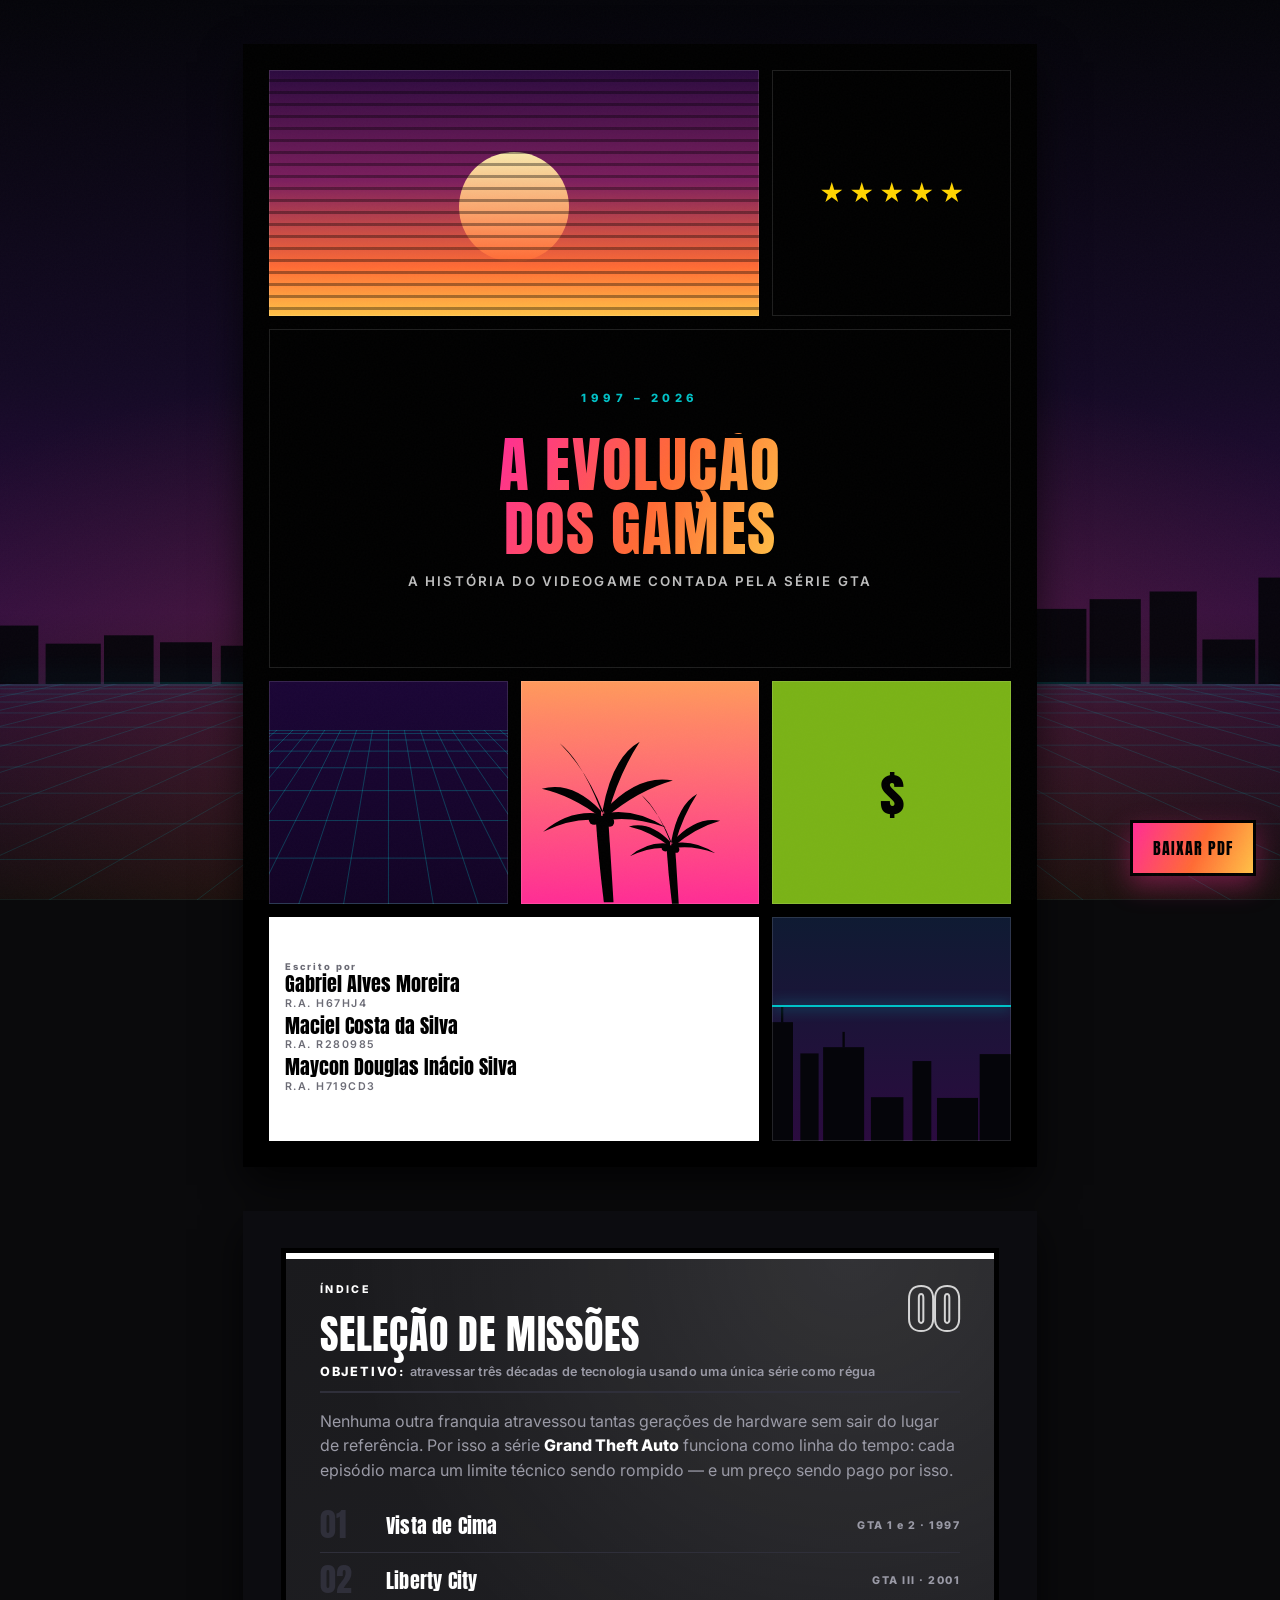
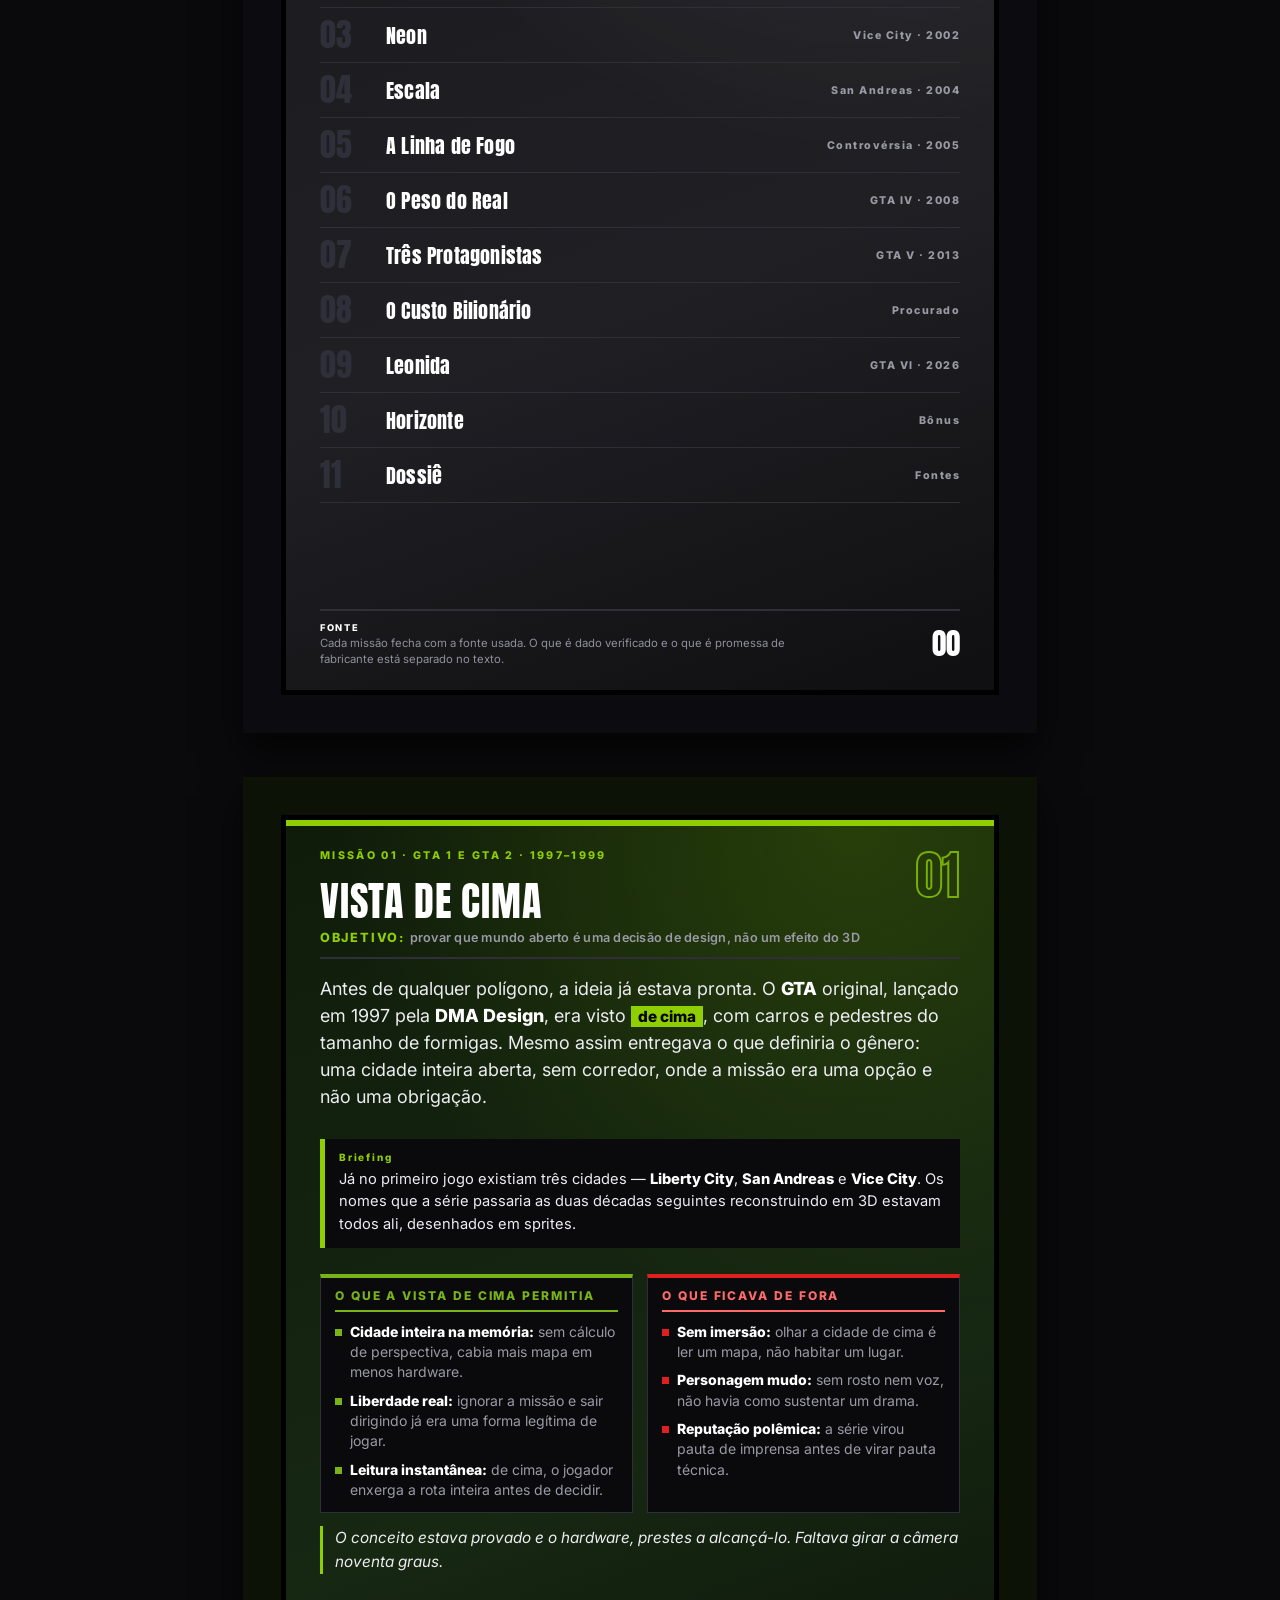
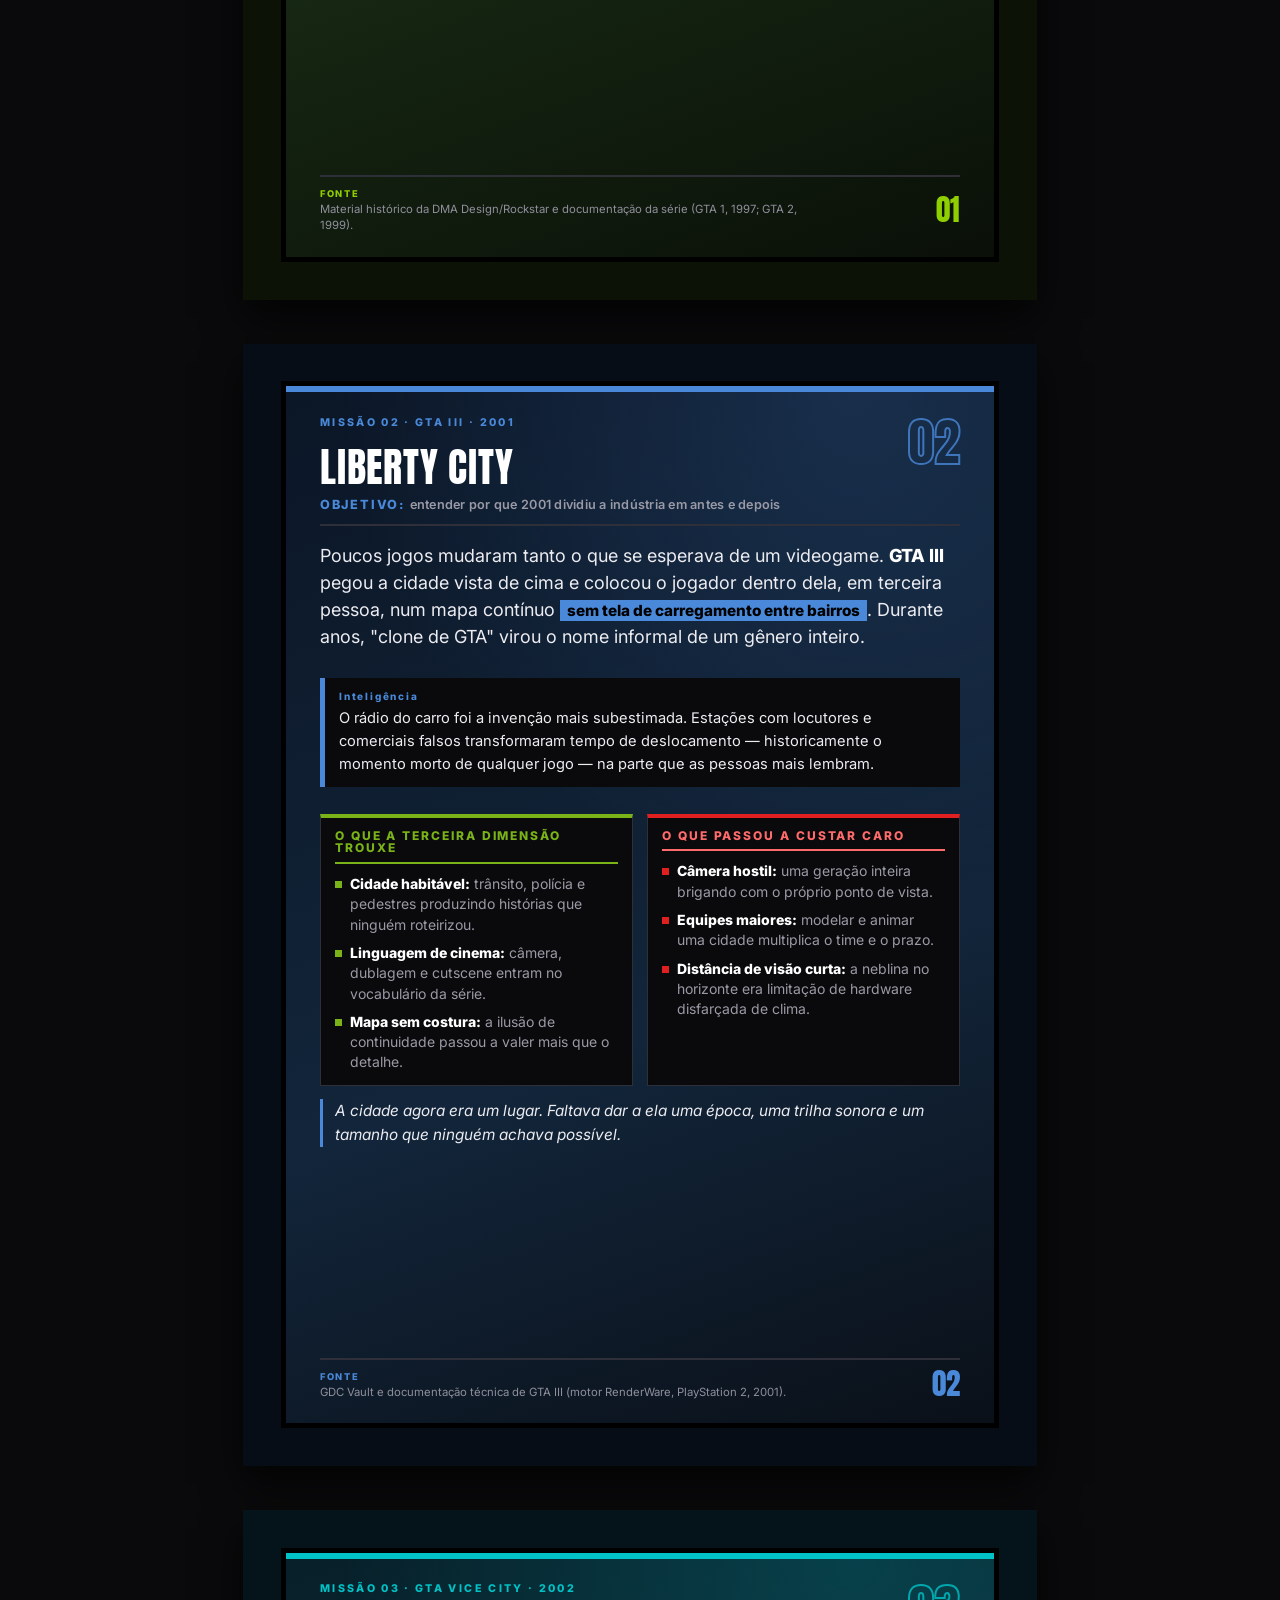
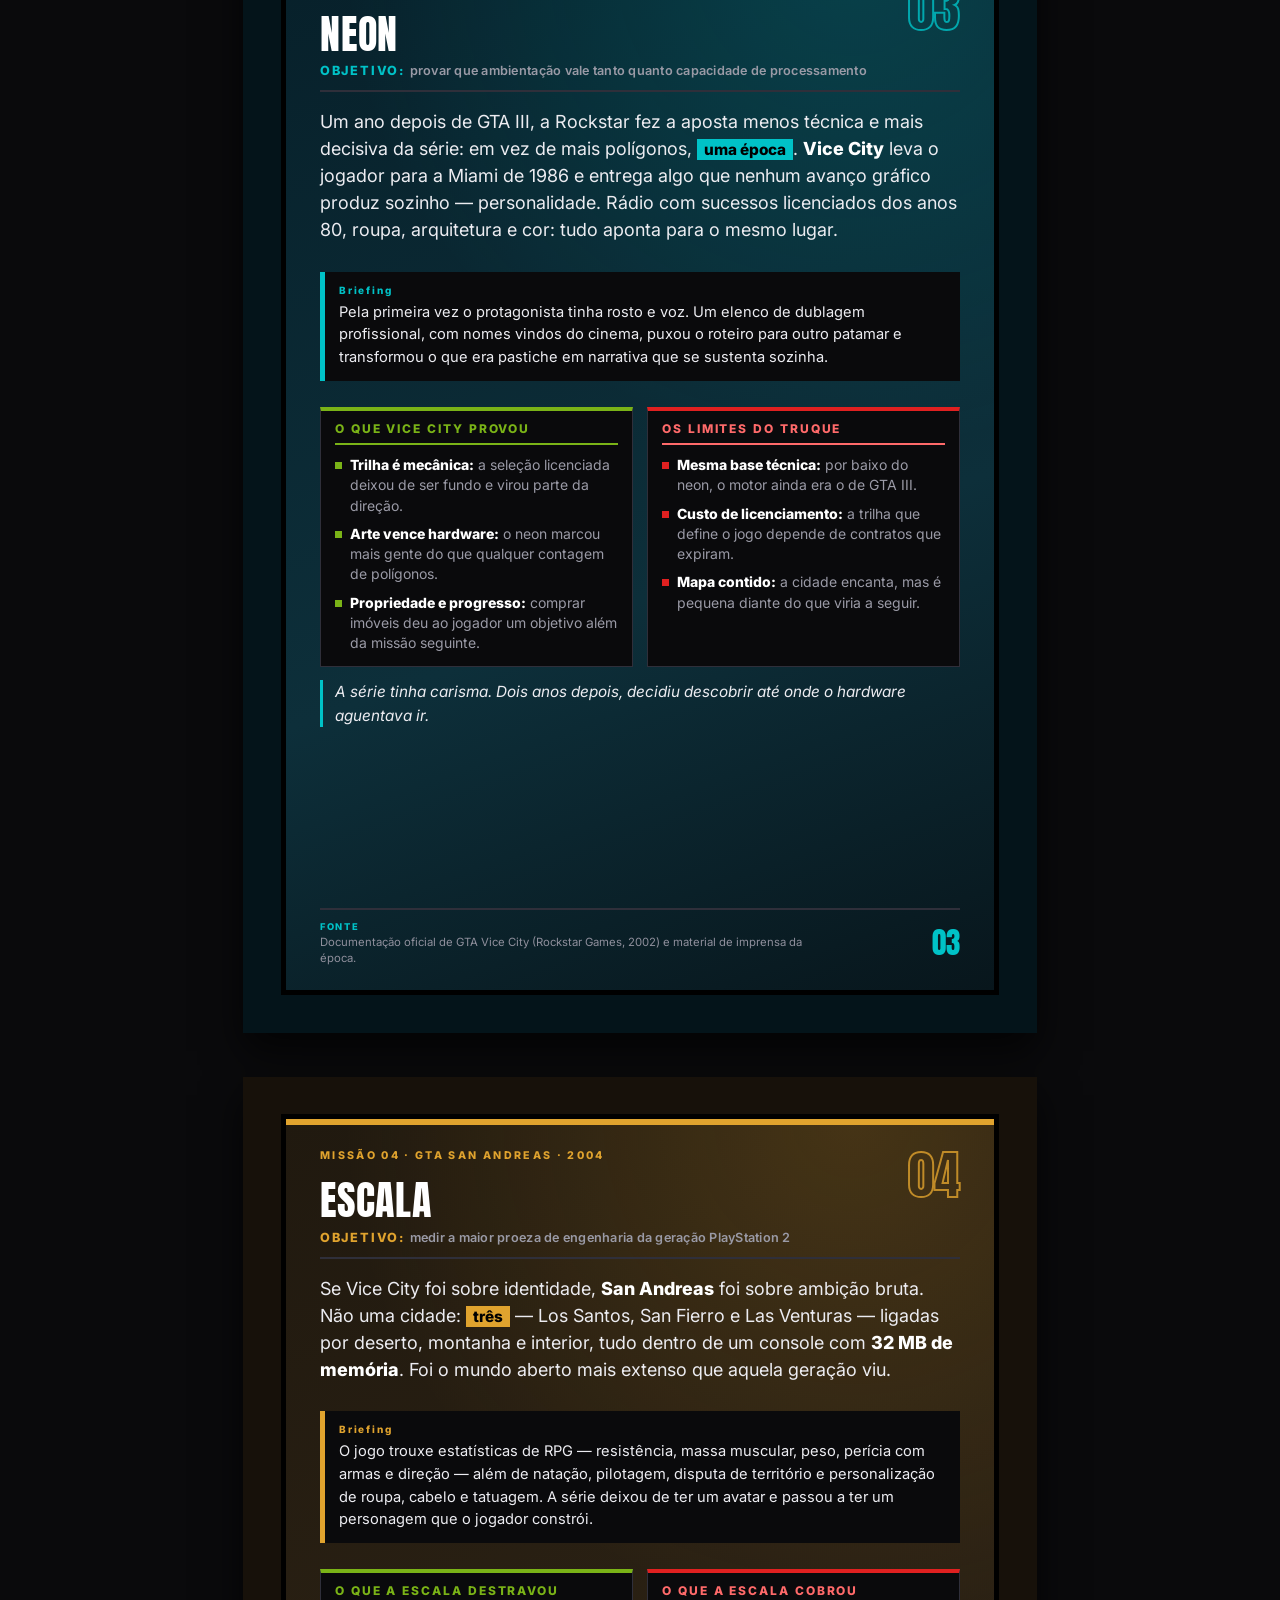
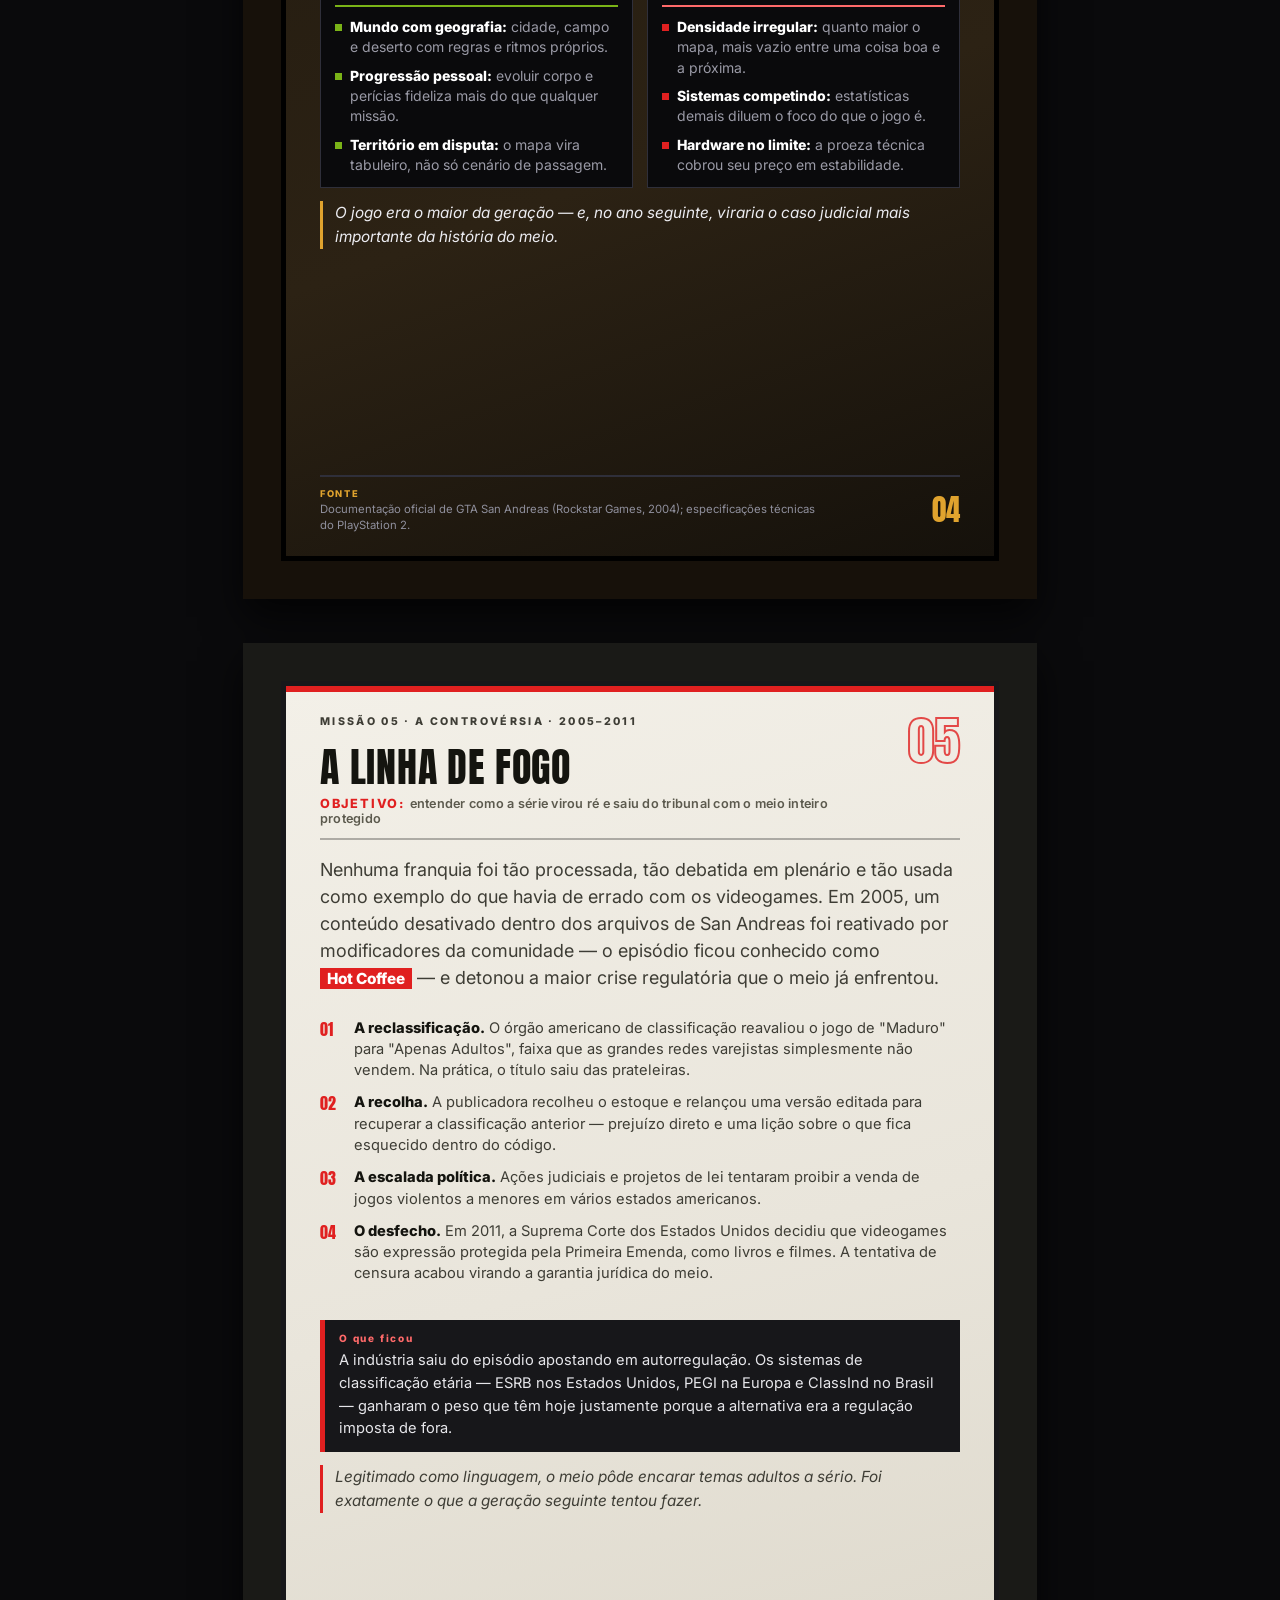
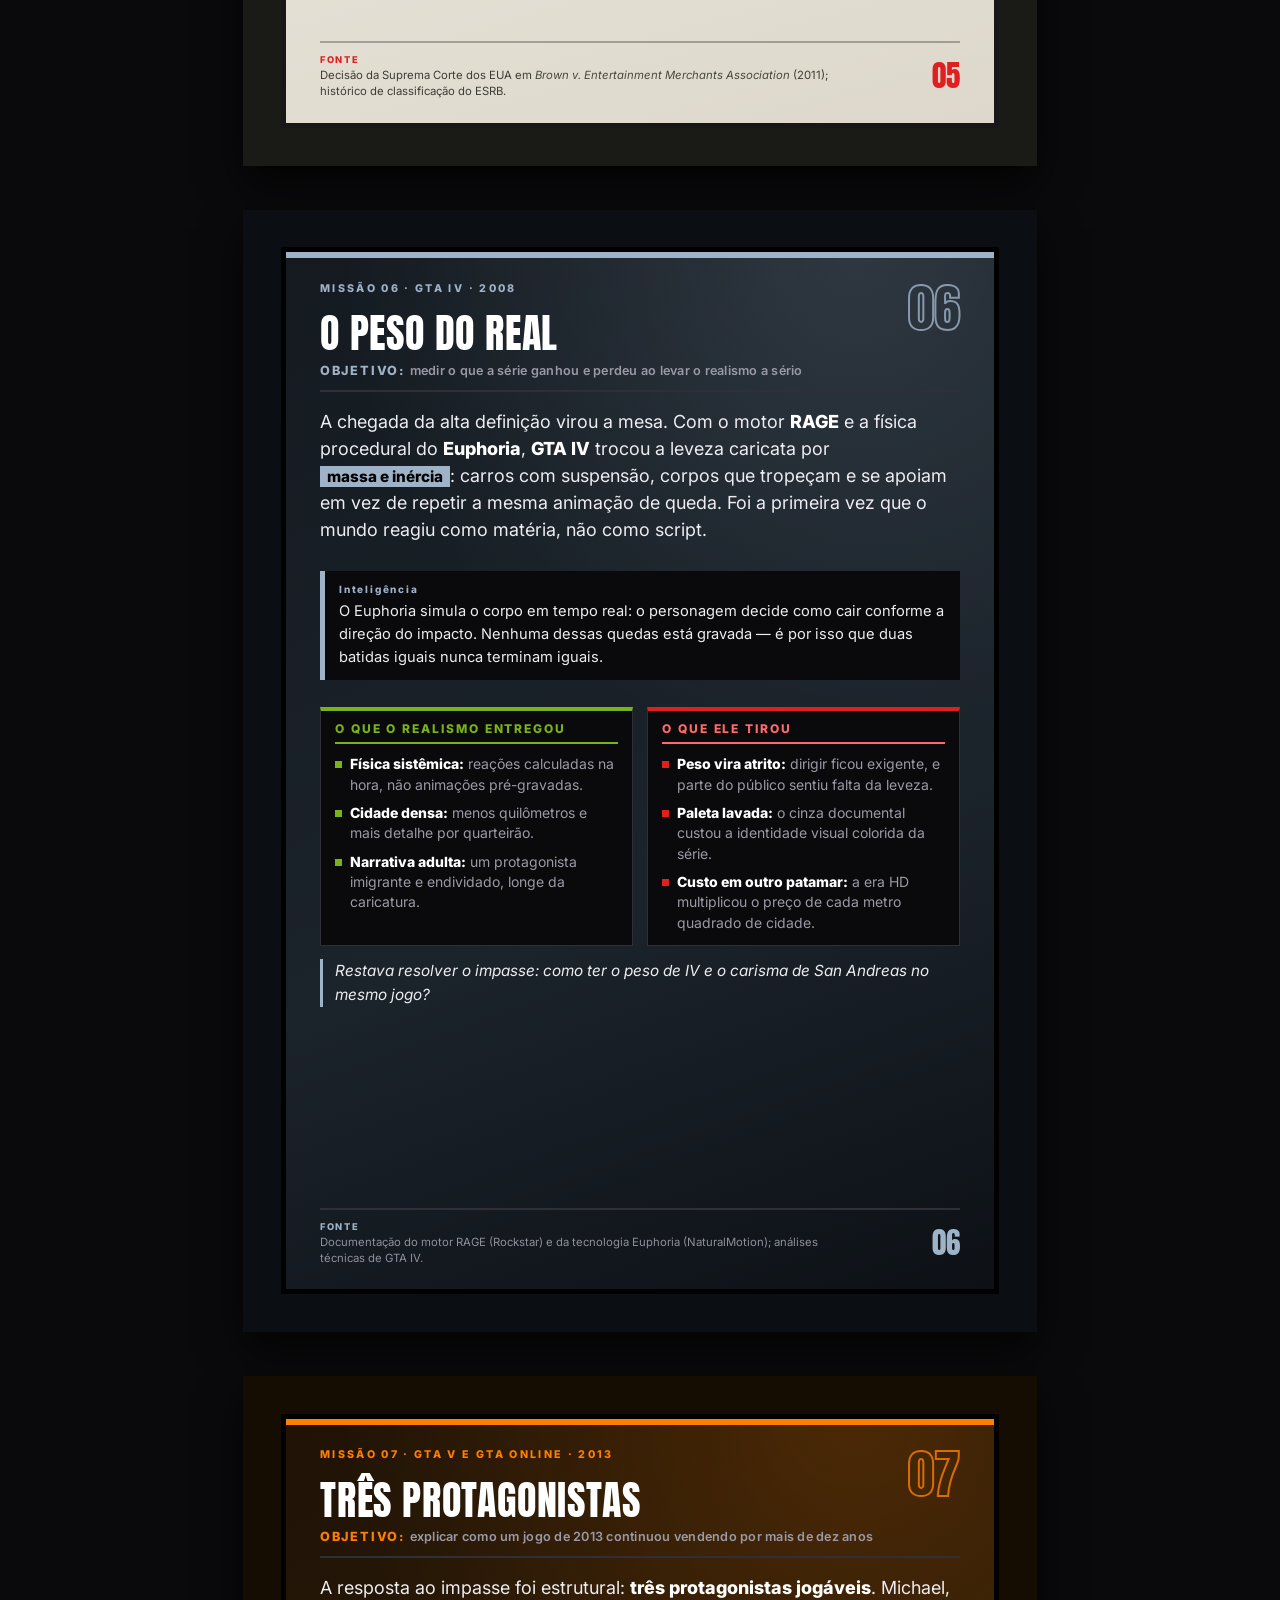
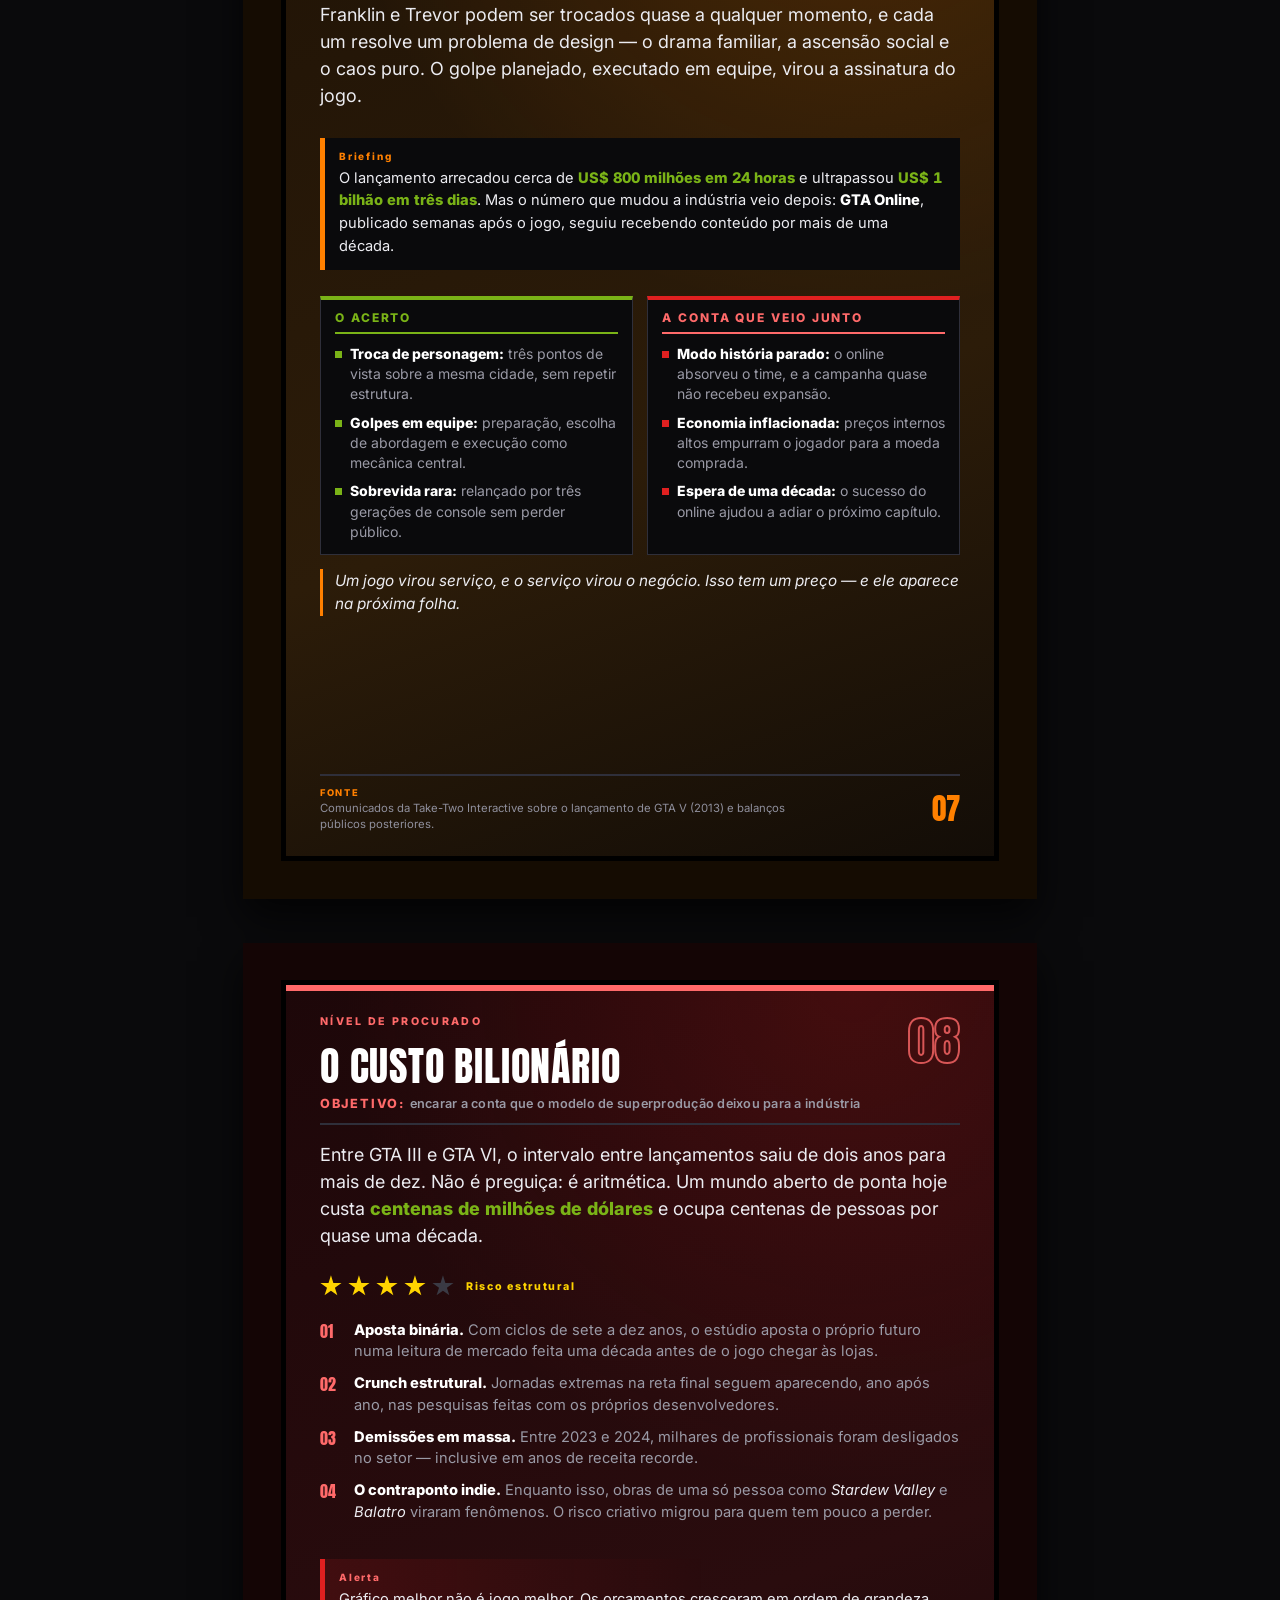
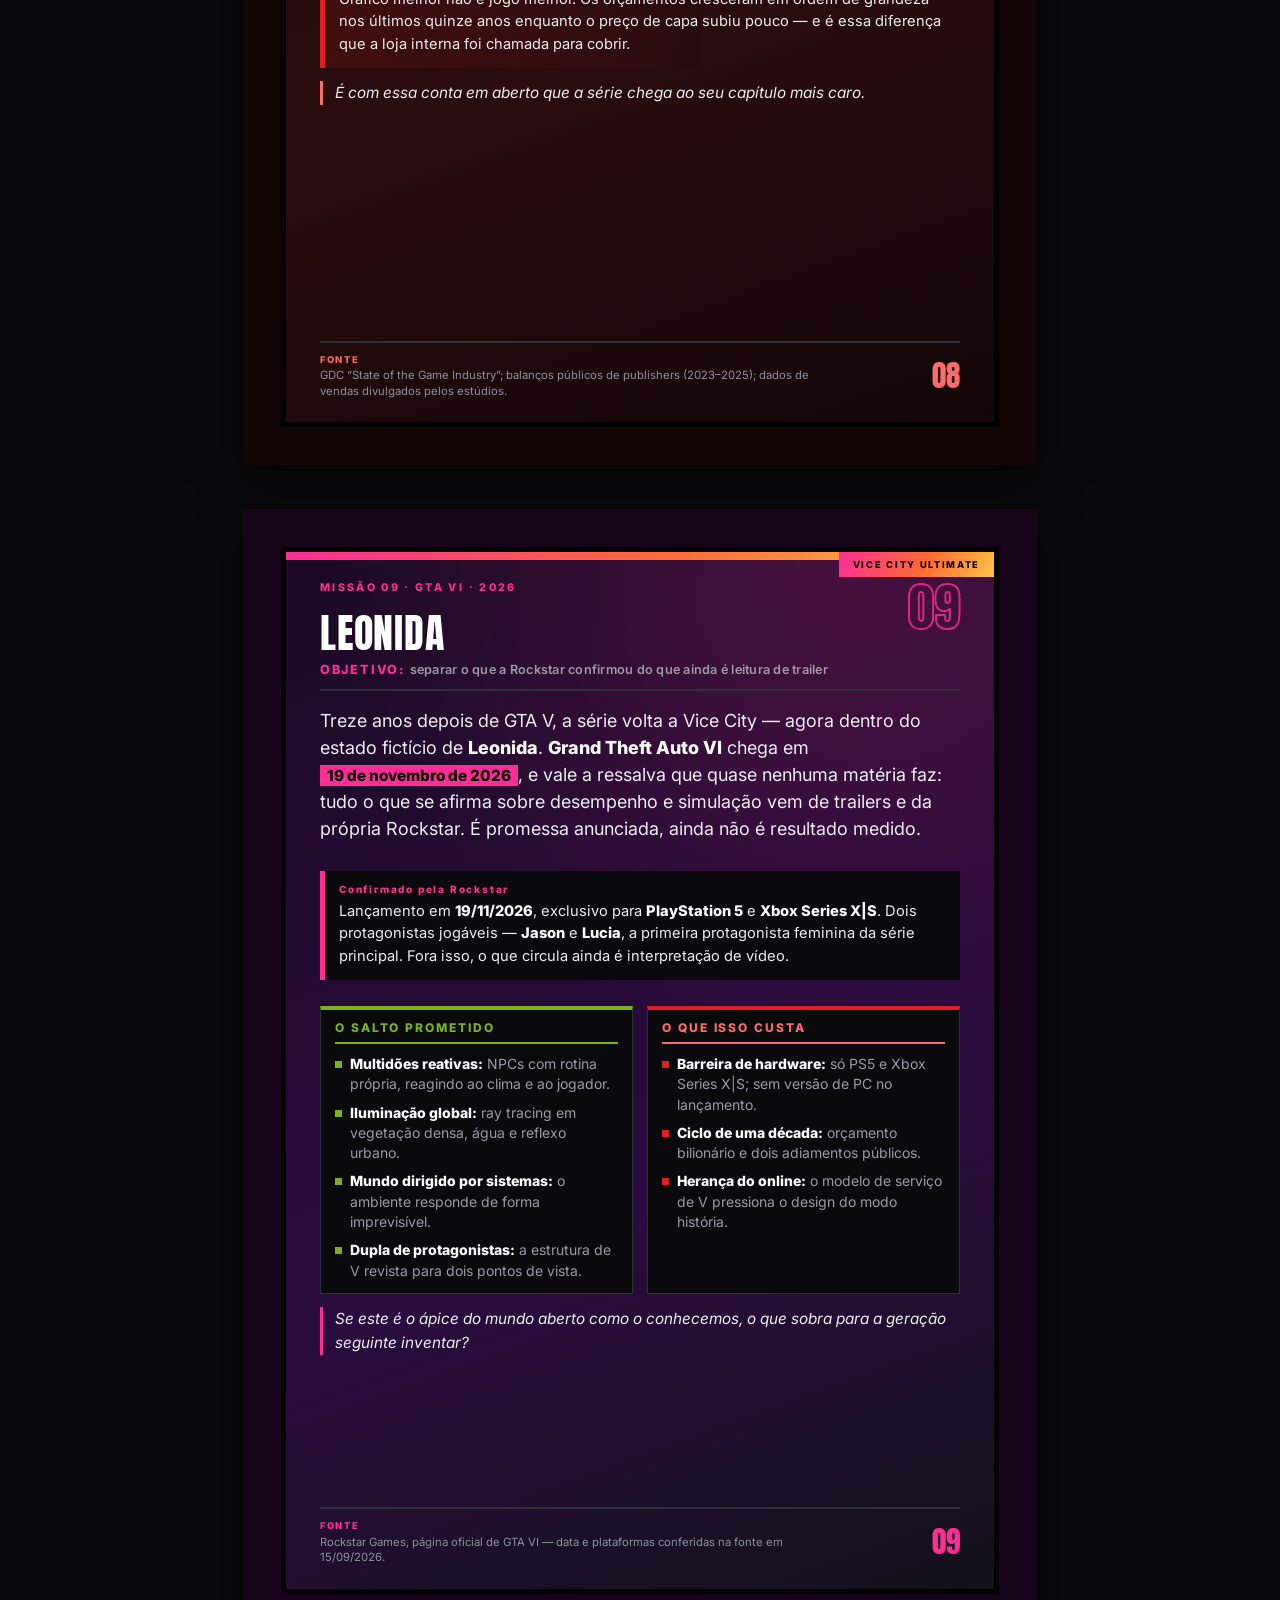
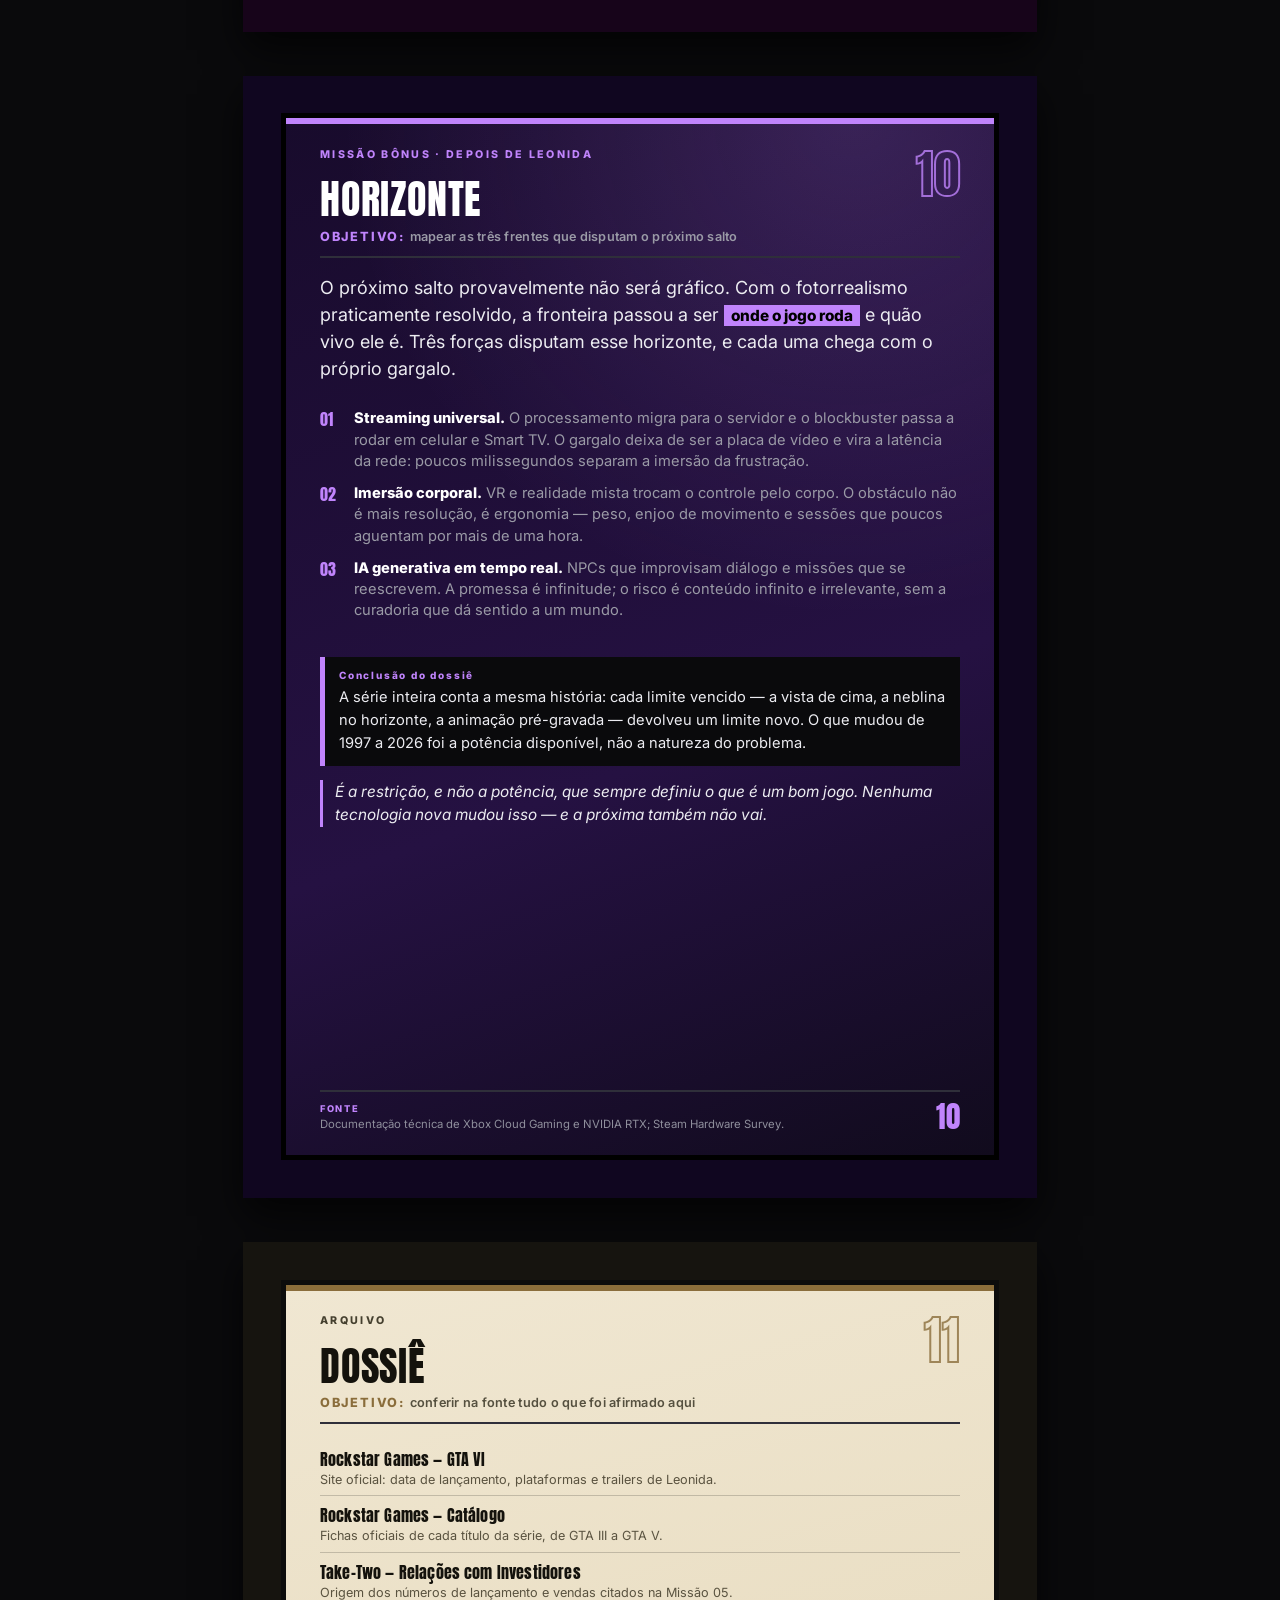
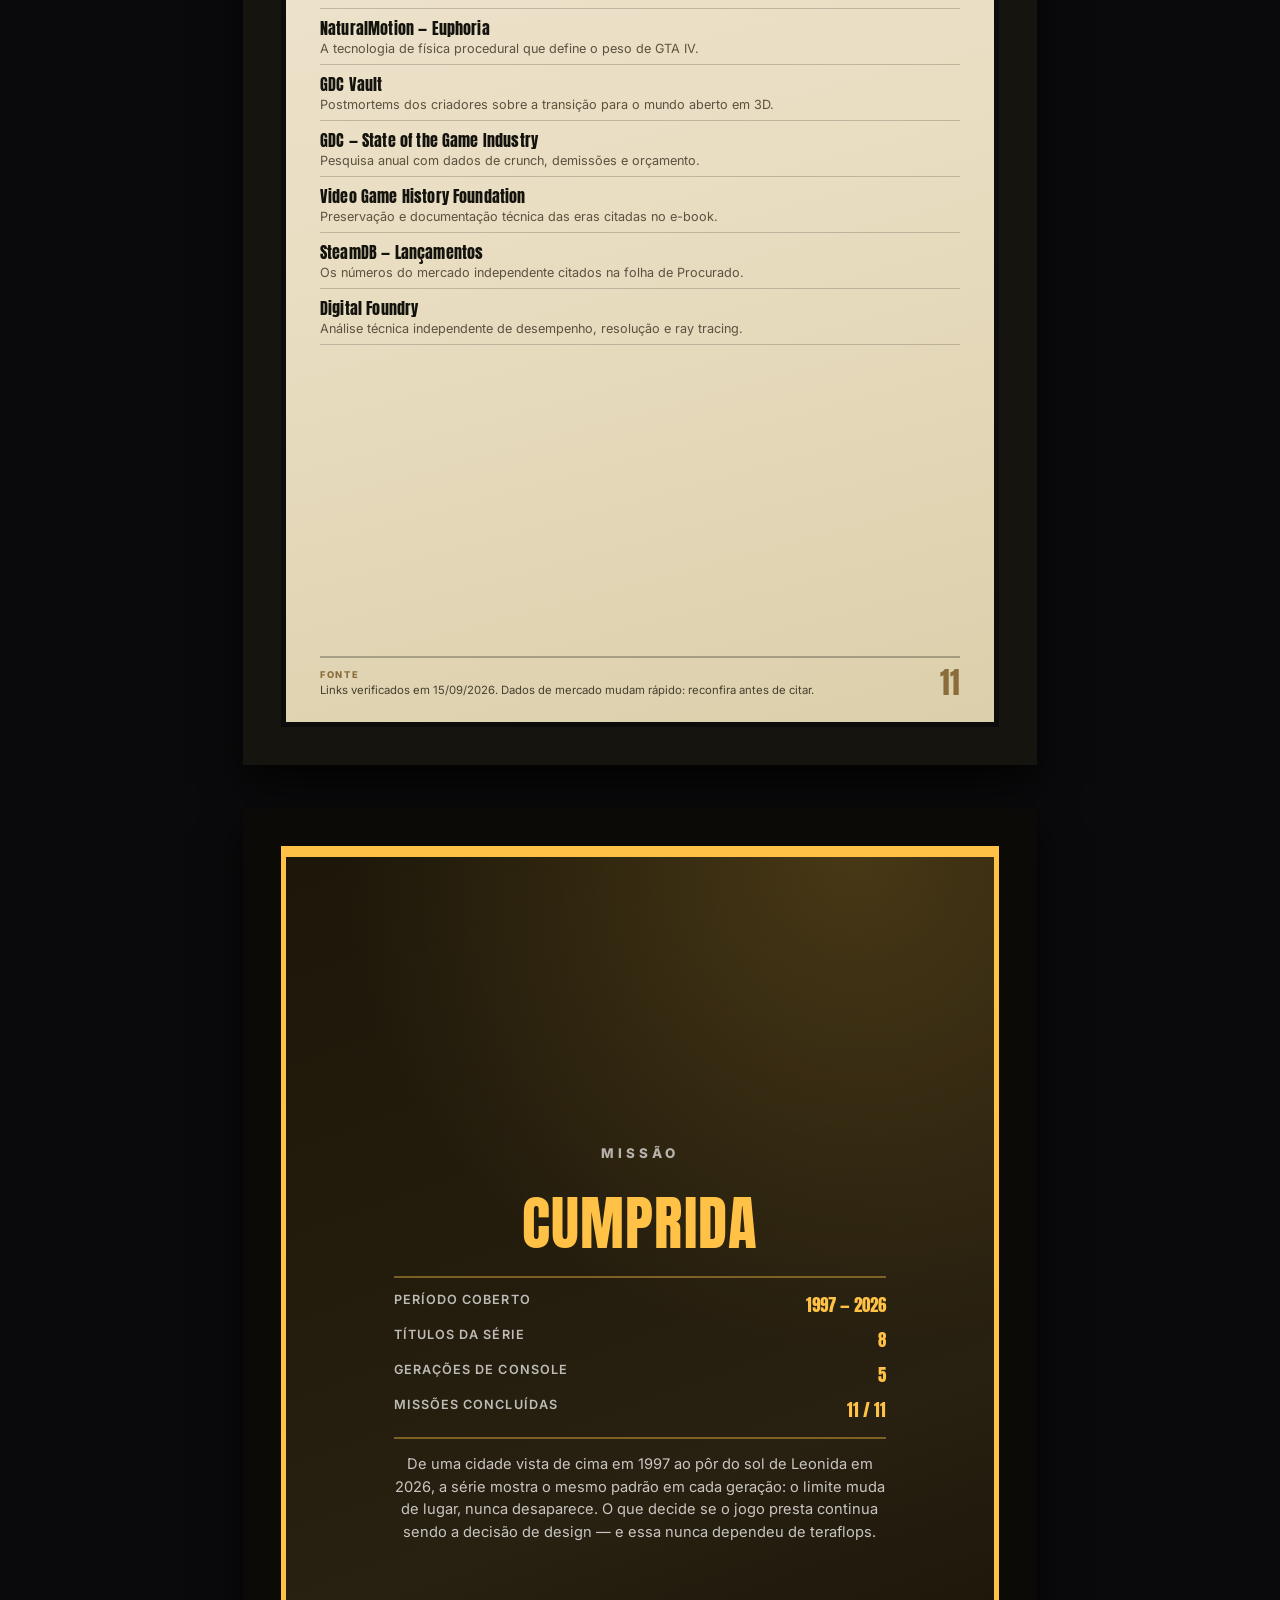
<file: ebook.html>
<!DOCTYPE html>
<html lang="pt-BR">
<head>
    <meta charset="UTF-8">
    <meta name="viewport" content="width=device-width, initial-scale=1.0">
    <meta name="description" content="E-book sobre a evolução dos games contada pela série Grand Theft Auto: de GTA 1 em 1997 a GTA VI em 2026. Direção de arte inspirada em GTA V e GTA VI. Por Gabriel Alves Moreira, Maciel Costa da Silva e Maycon Douglas Inácio Silva.">
    <meta name="author" content="Gabriel Alves Moreira, Maciel Costa da Silva, Maycon Douglas Inácio Silva">

    <!-- Open Graph / Facebook -->
    <meta property="og:type" content="website">
    <meta property="og:url" content="https://maycondis.github.io/E-book-A_Evolucao_dos_Games/ebook.html">
    <meta property="og:title" content="A Evolução dos Games | E-book">
    <meta property="og:description" content="A história dos videogames contada pela série GTA — de 1997 a 2026.">
    <meta property="og:image" content="https://maycondis.github.io/E-book-A_Evolucao_dos_Games/assets/img/capa.png">

    <!-- Twitter -->
    <meta property="twitter:card" content="summary_large_image">
    <meta property="twitter:url" content="https://maycondis.github.io/E-book-A_Evolucao_dos_Games/ebook.html">
    <meta property="twitter:title" content="A Evolução dos Games | E-book">
    <meta property="twitter:description" content="A história dos videogames contada pela série GTA — de 1997 a 2026.">
    <meta property="twitter:image" content="https://maycondis.github.io/E-book-A_Evolucao_dos_Games/assets/img/capa.png">

    <title>A Evolução dos Games | E-book</title>

    <link rel="preconnect" href="https://fonts.googleapis.com">
    <link rel="preconnect" href="https://fonts.gstatic.com" crossorigin>
    <link href="https://fonts.googleapis.com/css2?family=Anton&family=Inter:wght@400;600;800&display=swap" rel="stylesheet">
    <link rel="stylesheet" href="assets/css/style.css">
    <link rel="stylesheet" href="assets/css/scenery.css">
    <link rel="icon" type="image/svg+xml" href="assets/img/favicon.svg">
</head>
<body>

    <!-- ============================================================
         CENÁRIO — LEONIDA AO ANOITECER (100% CSS)
         ============================================================ -->
    <div class="scenery" aria-hidden="true">
        <div class="scenery-sun"></div>
        <div class="scenery-skyline"></div>
        <div class="scenery-horizon"></div>
        <div class="scenery-road"></div>
    </div>

    <!-- ============================================================
         MENU DE PAUSA
         ============================================================ -->
    <nav id="pause-menu" aria-label="Seleção de missões">
        <p class="menu-tab">Menu de Pausa</p>
        <div class="menu-body">
            <div class="radar" aria-hidden="true">
                <div class="radar-sweep"></div>
                <div class="radar-blip"></div>
            </div>
            <ol>
                <li><a href="#m1">Vista de Cima</a></li>
                <li><a href="#m2">Liberty City</a></li>
                <li><a href="#m3">Neon</a></li>
                <li><a href="#m4">Escala</a></li>
                <li><a href="#m5">A Linha de Fogo</a></li>
                <li><a href="#m6">O Peso do Real</a></li>
                <li><a href="#m7">Três Protagonistas</a></li>
                <li><a href="#m8">O Custo Bilionário</a></li>
                <li><a href="#m9">Leonida</a></li>
                <li><a href="#m10">Horizonte</a></li>
                <li><a href="#m11">Dossiê</a></li>
            </ol>
            <p class="menu-hud"><span>Progresso</span><span>11 / 11</span></p>
        </div>
    </nav>

    <!-- ============================================================
         E-BOOK
         ============================================================ -->
    <main>

        <!-- ===== CAPA ===== -->
        <article class="sheet cover-sheet" aria-labelledby="cover-title">
            <div class="cover-grid">

                <div class="cell cell-sunset span-2"></div>

                <div class="cell cell-wanted" aria-hidden="true">
                    <span class="wanted-star"></span>
                    <span class="wanted-star"></span>
                    <span class="wanted-star"></span>
                    <span class="wanted-star"></span>
                    <span class="wanted-star"></span>
                </div>

                <div class="cell cell-title span-3">
                    <p class="cover-kicker">1997 &ndash; 2026</p>
                    <h1 id="cover-title" class="cover-title">A Evolução<br>dos Games</h1>
                    <p class="cover-sub">A história do videogame contada pela série GTA</p>
                </div>

                <div class="cell cell-grid"></div>

                <div class="cell cell-palms" aria-hidden="true"></div>

                <div class="cell cell-money" aria-hidden="true"><span>$</span></div>

                <div class="cell cell-author span-2">
                    <span class="label">Escrito por</span>
                    <span class="name">Gabriel Alves Moreira</span>
                    <span class="ra">R.A. H67HJ4</span>
                    <span class="name">Maciel Costa da Silva</span>
                    <span class="ra">R.A. R280985</span>
                    <span class="name">Maycon Douglas Inácio Silva</span>
                    <span class="ra">R.A. H719CD3</span>
                </div>

                <div class="cell cell-skyline"></div>

            </div>
        </article>

        <!-- ===== SELEÇÃO DE MISSÕES ===== -->
        <article class="sheet theme-neutral" aria-labelledby="index-title">
            <div class="panel">
                <header class="mission-head">
                    <div>
                        <p class="eyebrow">Índice</p>
                        <h2 id="index-title">Seleção de Missões</h2>
                        <span class="mission-objective">atravessar três décadas de tecnologia usando uma única série como régua</span>
                    </div>
                    <span class="mission-id" aria-hidden="true">00</span>
                </header>

                <p>Nenhuma outra franquia atravessou tantas gerações de hardware sem sair do lugar de referência. Por isso a série <strong>Grand Theft Auto</strong> funciona como linha do tempo: cada episódio marca um limite técnico sendo rompido — e um preço sendo pago por isso.</p>

                <ul class="mission-select">
                    <li><a href="#m1">Vista de Cima</a><span class="pick-note">GTA 1 e 2 &middot; 1997</span></li>
                    <li><a href="#m2">Liberty City</a><span class="pick-note">GTA III &middot; 2001</span></li>
                    <li><a href="#m3">Neon</a><span class="pick-note">Vice City &middot; 2002</span></li>
                    <li><a href="#m4">Escala</a><span class="pick-note">San Andreas &middot; 2004</span></li>
                    <li><a href="#m5">A Linha de Fogo</a><span class="pick-note">Controvérsia &middot; 2005</span></li>
                    <li><a href="#m6">O Peso do Real</a><span class="pick-note">GTA IV &middot; 2008</span></li>
                    <li><a href="#m7">Três Protagonistas</a><span class="pick-note">GTA V &middot; 2013</span></li>
                    <li><a href="#m8">O Custo Bilionário</a><span class="pick-note">Procurado</span></li>
                    <li><a href="#m9">Leonida</a><span class="pick-note">GTA VI &middot; 2026</span></li>
                    <li><a href="#m10">Horizonte</a><span class="pick-note">Bônus</span></li>
                    <li><a href="#m11">Dossiê</a><span class="pick-note">Fontes</span></li>
                </ul>

                <footer class="hud-footer">
                    <p class="hud-source">Cada missão fecha com a fonte usada. O que é dado verificado e o que é promessa de fabricante está separado no texto.</p>
                    <span class="hud-page">00</span>
                </footer>
            </div>
        </article>

        <!-- ===== MISSÃO 01 ===== -->
        <article class="sheet theme-topdown" aria-labelledby="m1">
            <div class="panel">
                <header class="mission-head">
                    <div>
                        <p class="eyebrow">Missão 01 &middot; GTA 1 e GTA 2 &middot; 1997&ndash;1999</p>
                        <h2 id="m1">Vista de Cima</h2>
                        <span class="mission-objective">provar que mundo aberto é uma decisão de design, não um efeito do 3D</span>
                    </div>
                    <span class="mission-id" aria-hidden="true">01</span>
                </header>

                <p class="lede">Antes de qualquer polígono, a ideia já estava pronta. O <strong>GTA</strong> original, lançado em 1997 pela <strong>DMA Design</strong>, era visto <span class="tag">de cima</span>, com carros e pedestres do tamanho de formigas. Mesmo assim entregava o que definiria o gênero: uma cidade inteira aberta, sem corredor, onde a missão era uma opção e não uma obrigação.</p>

                <aside class="briefing">
                    <span class="briefing-label">Briefing</span>
                    <p>Já no primeiro jogo existiam três cidades — <strong>Liberty City</strong>, <strong>San Andreas</strong> e <strong>Vice City</strong>. Os nomes que a série passaria as duas décadas seguintes reconstruindo em 3D estavam todos ali, desenhados em sprites.</p>
                </aside>

                <div class="ledger">
                    <section class="ledger-col is-gain">
                        <h3>O que a vista de cima permitia</h3>
                        <ul>
                            <li><strong>Cidade inteira na memória:</strong> sem cálculo de perspectiva, cabia mais mapa em menos hardware.</li>
                            <li><strong>Liberdade real:</strong> ignorar a missão e sair dirigindo já era uma forma legítima de jogar.</li>
                            <li><strong>Leitura instantânea:</strong> de cima, o jogador enxerga a rota inteira antes de decidir.</li>
                        </ul>
                    </section>
                    <section class="ledger-col is-risk">
                        <h3>O que ficava de fora</h3>
                        <ul>
                            <li><strong>Sem imersão:</strong> olhar a cidade de cima é ler um mapa, não habitar um lugar.</li>
                            <li><strong>Personagem mudo:</strong> sem rosto nem voz, não havia como sustentar um drama.</li>
                            <li><strong>Reputação polêmica:</strong> a série virou pauta de imprensa antes de virar pauta técnica.</li>
                        </ul>
                    </section>
                </div>

                <p class="cliffhanger">O conceito estava provado e o hardware, prestes a alcançá-lo. Faltava girar a câmera noventa graus.</p>

                <footer class="hud-footer">
                    <p class="hud-source">Material histórico da DMA Design/Rockstar e documentação da série (GTA 1, 1997; GTA 2, 1999).</p>
                    <span class="hud-page">01</span>
                </footer>
            </div>
        </article>

        <!-- ===== MISSÃO 02 ===== -->
        <article class="sheet theme-liberty" aria-labelledby="m2">
            <div class="panel">
                <header class="mission-head">
                    <div>
                        <p class="eyebrow">Missão 02 &middot; GTA III &middot; 2001</p>
                        <h2 id="m2">Liberty City</h2>
                        <span class="mission-objective">entender por que 2001 dividiu a indústria em antes e depois</span>
                    </div>
                    <span class="mission-id" aria-hidden="true">02</span>
                </header>

                <p class="lede">Poucos jogos mudaram tanto o que se esperava de um videogame. <strong>GTA III</strong> pegou a cidade vista de cima e colocou o jogador dentro dela, em terceira pessoa, num mapa contínuo <span class="tag">sem tela de carregamento entre bairros</span>. Durante anos, "clone de GTA" virou o nome informal de um gênero inteiro.</p>

                <aside class="briefing">
                    <span class="briefing-label">Inteligência</span>
                    <p>O rádio do carro foi a invenção mais subestimada. Estações com locutores e comerciais falsos transformaram tempo de deslocamento — historicamente o momento morto de qualquer jogo — na parte que as pessoas mais lembram.</p>
                </aside>

                <div class="ledger">
                    <section class="ledger-col is-gain">
                        <h3>O que a terceira dimensão trouxe</h3>
                        <ul>
                            <li><strong>Cidade habitável:</strong> trânsito, polícia e pedestres produzindo histórias que ninguém roteirizou.</li>
                            <li><strong>Linguagem de cinema:</strong> câmera, dublagem e cutscene entram no vocabulário da série.</li>
                            <li><strong>Mapa sem costura:</strong> a ilusão de continuidade passou a valer mais que o detalhe.</li>
                        </ul>
                    </section>
                    <section class="ledger-col is-risk">
                        <h3>O que passou a custar caro</h3>
                        <ul>
                            <li><strong>Câmera hostil:</strong> uma geração inteira brigando com o próprio ponto de vista.</li>
                            <li><strong>Equipes maiores:</strong> modelar e animar uma cidade multiplica o time e o prazo.</li>
                            <li><strong>Distância de visão curta:</strong> a neblina no horizonte era limitação de hardware disfarçada de clima.</li>
                        </ul>
                    </section>
                </div>

                <p class="cliffhanger">A cidade agora era um lugar. Faltava dar a ela uma época, uma trilha sonora e um tamanho que ninguém achava possível.</p>

                <footer class="hud-footer">
                    <p class="hud-source">GDC Vault e documentação técnica de GTA III (motor RenderWare, PlayStation 2, 2001).</p>
                    <span class="hud-page">02</span>
                </footer>
            </div>
        </article>

        <!-- ===== MISSÃO 03 ===== -->
        <article class="sheet theme-neon" aria-labelledby="m3">
            <div class="panel">
                <header class="mission-head">
                    <div>
                        <p class="eyebrow">Missão 03 &middot; GTA Vice City &middot; 2002</p>
                        <h2 id="m3">Neon</h2>
                        <span class="mission-objective">provar que ambientação vale tanto quanto capacidade de processamento</span>
                    </div>
                    <span class="mission-id" aria-hidden="true">03</span>
                </header>

                <p class="lede">Um ano depois de GTA III, a Rockstar fez a aposta menos técnica e mais decisiva da série: em vez de mais polígonos, <span class="tag">uma época</span>. <strong>Vice City</strong> leva o jogador para a Miami de 1986 e entrega algo que nenhum avanço gráfico produz sozinho — personalidade. Rádio com sucessos licenciados dos anos 80, roupa, arquitetura e cor: tudo aponta para o mesmo lugar.</p>

                <aside class="briefing">
                    <span class="briefing-label">Briefing</span>
                    <p>Pela primeira vez o protagonista tinha rosto e voz. Um elenco de dublagem profissional, com nomes vindos do cinema, puxou o roteiro para outro patamar e transformou o que era pastiche em narrativa que se sustenta sozinha.</p>
                </aside>

                <div class="ledger">
                    <section class="ledger-col is-gain">
                        <h3>O que Vice City provou</h3>
                        <ul>
                            <li><strong>Trilha é mecânica:</strong> a seleção licenciada deixou de ser fundo e virou parte da direção.</li>
                            <li><strong>Arte vence hardware:</strong> o neon marcou mais gente do que qualquer contagem de polígonos.</li>
                            <li><strong>Propriedade e progresso:</strong> comprar imóveis deu ao jogador um objetivo além da missão seguinte.</li>
                        </ul>
                    </section>
                    <section class="ledger-col is-risk">
                        <h3>Os limites do truque</h3>
                        <ul>
                            <li><strong>Mesma base técnica:</strong> por baixo do neon, o motor ainda era o de GTA III.</li>
                            <li><strong>Custo de licenciamento:</strong> a trilha que define o jogo depende de contratos que expiram.</li>
                            <li><strong>Mapa contido:</strong> a cidade encanta, mas é pequena diante do que viria a seguir.</li>
                        </ul>
                    </section>
                </div>

                <p class="cliffhanger">A série tinha carisma. Dois anos depois, decidiu descobrir até onde o hardware aguentava ir.</p>

                <footer class="hud-footer">
                    <p class="hud-source">Documentação oficial de GTA Vice City (Rockstar Games, 2002) e material de imprensa da época.</p>
                    <span class="hud-page">03</span>
                </footer>
            </div>
        </article>

        <!-- ===== MISSÃO 04 ===== -->
        <article class="sheet theme-desert" aria-labelledby="m4">
            <div class="panel">
                <header class="mission-head">
                    <div>
                        <p class="eyebrow">Missão 04 &middot; GTA San Andreas &middot; 2004</p>
                        <h2 id="m4">Escala</h2>
                        <span class="mission-objective">medir a maior proeza de engenharia da geração PlayStation 2</span>
                    </div>
                    <span class="mission-id" aria-hidden="true">04</span>
                </header>

                <p class="lede">Se Vice City foi sobre identidade, <strong>San Andreas</strong> foi sobre ambição bruta. Não uma cidade: <span class="tag">três</span> — Los Santos, San Fierro e Las Venturas — ligadas por deserto, montanha e interior, tudo dentro de um console com <strong>32 MB de memória</strong>. Foi o mundo aberto mais extenso que aquela geração viu.</p>

                <aside class="briefing">
                    <span class="briefing-label">Briefing</span>
                    <p>O jogo trouxe estatísticas de RPG — resistência, massa muscular, peso, perícia com armas e direção — além de natação, pilotagem, disputa de território e personalização de roupa, cabelo e tatuagem. A série deixou de ter um avatar e passou a ter um personagem que o jogador constrói.</p>
                </aside>

                <div class="ledger">
                    <section class="ledger-col is-gain">
                        <h3>O que a escala destravou</h3>
                        <ul>
                            <li><strong>Mundo com geografia:</strong> cidade, campo e deserto com regras e ritmos próprios.</li>
                            <li><strong>Progressão pessoal:</strong> evoluir corpo e perícias fideliza mais do que qualquer missão.</li>
                            <li><strong>Território em disputa:</strong> o mapa vira tabuleiro, não só cenário de passagem.</li>
                        </ul>
                    </section>
                    <section class="ledger-col is-risk">
                        <h3>O que a escala cobrou</h3>
                        <ul>
                            <li><strong>Densidade irregular:</strong> quanto maior o mapa, mais vazio entre uma coisa boa e a próxima.</li>
                            <li><strong>Sistemas competindo:</strong> estatísticas demais diluem o foco do que o jogo é.</li>
                            <li><strong>Hardware no limite:</strong> a proeza técnica cobrou seu preço em estabilidade.</li>
                        </ul>
                    </section>
                </div>

                <p class="cliffhanger">O jogo era o maior da geração — e, no ano seguinte, viraria o caso judicial mais importante da história do meio.</p>

                <footer class="hud-footer">
                    <p class="hud-source">Documentação oficial de GTA San Andreas (Rockstar Games, 2004); especificações técnicas do PlayStation 2.</p>
                    <span class="hud-page">04</span>
                </footer>
            </div>
        </article>

        <!-- ===== MISSÃO 05 ===== -->
        <article class="sheet theme-press press-sheet" aria-labelledby="m5">
            <div class="panel">
                <header class="mission-head">
                    <div>
                        <p class="eyebrow">Missão 05 &middot; A controvérsia &middot; 2005&ndash;2011</p>
                        <h2 id="m5">A Linha de Fogo</h2>
                        <span class="mission-objective">entender como a série virou ré e saiu do tribunal com o meio inteiro protegido</span>
                    </div>
                    <span class="mission-id" aria-hidden="true">05</span>
                </header>

                <p class="lede">Nenhuma franquia foi tão processada, tão debatida em plenário e tão usada como exemplo do que havia de errado com os videogames. Em 2005, um conteúdo desativado dentro dos arquivos de San Andreas foi reativado por modificadores da comunidade — o episódio ficou conhecido como <span class="tag">Hot Coffee</span> — e detonou a maior crise regulatória que o meio já enfrentou.</p>

                <ol class="objectives">
                    <li><strong>A reclassificação.</strong> O órgão americano de classificação reavaliou o jogo de "Maduro" para "Apenas Adultos", faixa que as grandes redes varejistas simplesmente não vendem. Na prática, o título saiu das prateleiras.</li>
                    <li><strong>A recolha.</strong> A publicadora recolheu o estoque e relançou uma versão editada para recuperar a classificação anterior — prejuízo direto e uma lição sobre o que fica esquecido dentro do código.</li>
                    <li><strong>A escalada política.</strong> Ações judiciais e projetos de lei tentaram proibir a venda de jogos violentos a menores em vários estados americanos.</li>
                    <li><strong>O desfecho.</strong> Em 2011, a Suprema Corte dos Estados Unidos decidiu que videogames são expressão protegida pela Primeira Emenda, como livros e filmes. A tentativa de censura acabou virando a garantia jurídica do meio.</li>
                </ol>

                <aside class="briefing is-alert">
                    <span class="briefing-label">O que ficou</span>
                    <p>A indústria saiu do episódio apostando em autorregulação. Os sistemas de classificação etária — ESRB nos Estados Unidos, PEGI na Europa e ClassInd no Brasil — ganharam o peso que têm hoje justamente porque a alternativa era a regulação imposta de fora.</p>
                </aside>

                <p class="cliffhanger">Legitimado como linguagem, o meio pôde encarar temas adultos a sério. Foi exatamente o que a geração seguinte tentou fazer.</p>

                <footer class="hud-footer">
                    <p class="hud-source">Decisão da Suprema Corte dos EUA em <em>Brown v. Entertainment Merchants Association</em> (2011); histórico de classificação do ESRB.</p>
                    <span class="hud-page">05</span>
                </footer>
            </div>
        </article>

        <!-- ===== MISSÃO 06 ===== -->
        <article class="sheet theme-realism" aria-labelledby="m4">
            <div class="panel">
                <header class="mission-head">
                    <div>
                        <p class="eyebrow">Missão 06 &middot; GTA IV &middot; 2008</p>
                        <h2 id="m6">O Peso do Real</h2>
                        <span class="mission-objective">medir o que a série ganhou e perdeu ao levar o realismo a sério</span>
                    </div>
                    <span class="mission-id" aria-hidden="true">06</span>
                </header>

                <p class="lede">A chegada da alta definição virou a mesa. Com o motor <strong>RAGE</strong> e a física procedural do <strong>Euphoria</strong>, <strong>GTA IV</strong> trocou a leveza caricata por <span class="tag">massa e inércia</span>: carros com suspensão, corpos que tropeçam e se apoiam em vez de repetir a mesma animação de queda. Foi a primeira vez que o mundo reagiu como matéria, não como script.</p>

                <aside class="briefing">
                    <span class="briefing-label">Inteligência</span>
                    <p>O Euphoria simula o corpo em tempo real: o personagem decide como cair conforme a direção do impacto. Nenhuma dessas quedas está gravada — é por isso que duas batidas iguais nunca terminam iguais.</p>
                </aside>

                <div class="ledger">
                    <section class="ledger-col is-gain">
                        <h3>O que o realismo entregou</h3>
                        <ul>
                            <li><strong>Física sistêmica:</strong> reações calculadas na hora, não animações pré-gravadas.</li>
                            <li><strong>Cidade densa:</strong> menos quilômetros e mais detalhe por quarteirão.</li>
                            <li><strong>Narrativa adulta:</strong> um protagonista imigrante e endividado, longe da caricatura.</li>
                        </ul>
                    </section>
                    <section class="ledger-col is-risk">
                        <h3>O que ele tirou</h3>
                        <ul>
                            <li><strong>Peso vira atrito:</strong> dirigir ficou exigente, e parte do público sentiu falta da leveza.</li>
                            <li><strong>Paleta lavada:</strong> o cinza documental custou a identidade visual colorida da série.</li>
                            <li><strong>Custo em outro patamar:</strong> a era HD multiplicou o preço de cada metro quadrado de cidade.</li>
                        </ul>
                    </section>
                </div>

                <p class="cliffhanger">Restava resolver o impasse: como ter o peso de IV e o carisma de San Andreas no mesmo jogo?</p>

                <footer class="hud-footer">
                    <p class="hud-source">Documentação do motor RAGE (Rockstar) e da tecnologia Euphoria (NaturalMotion); análises técnicas de GTA IV.</p>
                    <span class="hud-page">06</span>
                </footer>
            </div>
        </article>

        <!-- ===== MISSÃO 07 ===== -->
        <article class="sheet theme-phenomenon" aria-labelledby="m5">
            <div class="panel">
                <header class="mission-head">
                    <div>
                        <p class="eyebrow">Missão 07 &middot; GTA V e GTA Online &middot; 2013</p>
                        <h2 id="m7">Três Protagonistas</h2>
                        <span class="mission-objective">explicar como um jogo de 2013 continuou vendendo por mais de dez anos</span>
                    </div>
                    <span class="mission-id" aria-hidden="true">07</span>
                </header>

                <p class="lede">A resposta ao impasse foi estrutural: <strong>três protagonistas jogáveis</strong>. Michael, Franklin e Trevor podem ser trocados quase a qualquer momento, e cada um resolve um problema de design — o drama familiar, a ascensão social e o caos puro. O golpe planejado, executado em equipe, virou a assinatura do jogo.</p>

                <aside class="briefing">
                    <span class="briefing-label">Briefing</span>
                    <p>O lançamento arrecadou cerca de <span class="money">US$ 800 milhões em 24 horas</span> e ultrapassou <span class="money">US$ 1 bilhão em três dias</span>. Mas o número que mudou a indústria veio depois: <strong>GTA Online</strong>, publicado semanas após o jogo, seguiu recebendo conteúdo por mais de uma década.</p>
                </aside>

                <div class="ledger">
                    <section class="ledger-col is-gain">
                        <h3>O acerto</h3>
                        <ul>
                            <li><strong>Troca de personagem:</strong> três pontos de vista sobre a mesma cidade, sem repetir estrutura.</li>
                            <li><strong>Golpes em equipe:</strong> preparação, escolha de abordagem e execução como mecânica central.</li>
                            <li><strong>Sobrevida rara:</strong> relançado por três gerações de console sem perder público.</li>
                        </ul>
                    </section>
                    <section class="ledger-col is-risk">
                        <h3>A conta que veio junto</h3>
                        <ul>
                            <li><strong>Modo história parado:</strong> o online absorveu o time, e a campanha quase não recebeu expansão.</li>
                            <li><strong>Economia inflacionada:</strong> preços internos altos empurram o jogador para a moeda comprada.</li>
                            <li><strong>Espera de uma década:</strong> o sucesso do online ajudou a adiar o próximo capítulo.</li>
                        </ul>
                    </section>
                </div>

                <p class="cliffhanger">Um jogo virou serviço, e o serviço virou o negócio. Isso tem um preço — e ele aparece na próxima folha.</p>

                <footer class="hud-footer">
                    <p class="hud-source">Comunicados da Take-Two Interactive sobre o lançamento de GTA V (2013) e balanços públicos posteriores.</p>
                    <span class="hud-page">07</span>
                </footer>
            </div>
        </article>

        <!-- ===== NÍVEL DE PROCURADO ===== -->
        <article class="sheet theme-wanted" aria-labelledby="m6">
            <div class="panel">
                <header class="mission-head">
                    <div>
                        <p class="eyebrow">Nível de Procurado</p>
                        <h2 id="m8">O Custo Bilionário</h2>
                        <span class="mission-objective">encarar a conta que o modelo de superprodução deixou para a indústria</span>
                    </div>
                    <span class="mission-id" aria-hidden="true">08</span>
                </header>

                <p class="lede">Entre GTA III e GTA VI, o intervalo entre lançamentos saiu de dois anos para mais de dez. Não é preguiça: é aritmética. Um mundo aberto de ponta hoje custa <span class="money">centenas de milhões de dólares</span> e ocupa centenas de pessoas por quase uma década.</p>

                <div class="wanted" role="img" aria-label="Nível de procurado: quatro de cinco estrelas">
                    <span class="wanted-star"></span>
                    <span class="wanted-star"></span>
                    <span class="wanted-star"></span>
                    <span class="wanted-star"></span>
                    <span class="wanted-star is-empty"></span>
                    <span class="wanted-label">Risco estrutural</span>
                </div>

                <ol class="objectives">
                    <li><strong>Aposta binária.</strong> Com ciclos de sete a dez anos, o estúdio aposta o próprio futuro numa leitura de mercado feita uma década antes de o jogo chegar às lojas.</li>
                    <li><strong>Crunch estrutural.</strong> Jornadas extremas na reta final seguem aparecendo, ano após ano, nas pesquisas feitas com os próprios desenvolvedores.</li>
                    <li><strong>Demissões em massa.</strong> Entre 2023 e 2024, milhares de profissionais foram desligados no setor — inclusive em anos de receita recorde.</li>
                    <li><strong>O contraponto indie.</strong> Enquanto isso, obras de uma só pessoa como <em>Stardew Valley</em> e <em>Balatro</em> viraram fenômenos. O risco criativo migrou para quem tem pouco a perder.</li>
                </ol>

                <aside class="briefing is-alert">
                    <span class="briefing-label">Alerta</span>
                    <p>Gráfico melhor não é jogo melhor. Os orçamentos cresceram em ordem de grandeza nos últimos quinze anos enquanto o preço de capa subiu pouco — e é essa diferença que a loja interna foi chamada para cobrir.</p>
                </aside>

                <p class="cliffhanger">É com essa conta em aberto que a série chega ao seu capítulo mais caro.</p>

                <footer class="hud-footer">
                    <p class="hud-source">GDC &ldquo;State of the Game Industry&rdquo;; balanços públicos de publishers (2023&ndash;2025); dados de vendas divulgados pelos estúdios.</p>
                    <span class="hud-page">08</span>
                </footer>
            </div>
        </article>

        <!-- ===== MISSÃO 09 — DESTAQUE ===== -->
        <article class="sheet theme-leonida" aria-labelledby="m7">
            <div class="panel">
                <div class="gta-badge">VICE CITY ULTIMATE</div>
                <header class="mission-head">
                    <div>
                        <p class="eyebrow">Missão 09 &middot; GTA VI &middot; 2026</p>
                        <h2 id="m9">Leonida</h2>
                        <span class="mission-objective">separar o que a Rockstar confirmou do que ainda é leitura de trailer</span>
                    </div>
                    <span class="mission-id" aria-hidden="true">09</span>
                </header>

                <p class="lede">Treze anos depois de GTA V, a série volta a Vice City — agora dentro do estado fictício de <strong>Leonida</strong>. <strong>Grand Theft Auto VI</strong> chega em <span class="tag">19 de novembro de 2026</span>, e vale a ressalva que quase nenhuma matéria faz: tudo o que se afirma sobre desempenho e simulação vem de trailers e da própria Rockstar. É promessa anunciada, ainda não é resultado medido.</p>

                <aside class="briefing">
                    <span class="briefing-label">Confirmado pela Rockstar</span>
                    <p>Lançamento em <strong>19/11/2026</strong>, exclusivo para <strong>PlayStation 5</strong> e <strong>Xbox Series X|S</strong>. Dois protagonistas jogáveis — <strong>Jason</strong> e <strong>Lucia</strong>, a primeira protagonista feminina da série principal. Fora isso, o que circula ainda é interpretação de vídeo.</p>
                </aside>

                <div class="ledger">
                    <section class="ledger-col is-gain">
                        <h3>O salto prometido</h3>
                        <ul>
                            <li><strong>Multidões reativas:</strong> NPCs com rotina própria, reagindo ao clima e ao jogador.</li>
                            <li><strong>Iluminação global:</strong> ray tracing em vegetação densa, água e reflexo urbano.</li>
                            <li><strong>Mundo dirigido por sistemas:</strong> o ambiente responde de forma imprevisível.</li>
                            <li><strong>Dupla de protagonistas:</strong> a estrutura de V revista para dois pontos de vista.</li>
                        </ul>
                    </section>
                    <section class="ledger-col is-risk">
                        <h3>O que isso custa</h3>
                        <ul>
                            <li><strong>Barreira de hardware:</strong> só PS5 e Xbox Series X|S; sem versão de PC no lançamento.</li>
                            <li><strong>Ciclo de uma década:</strong> orçamento bilionário e dois adiamentos públicos.</li>
                            <li><strong>Herança do online:</strong> o modelo de serviço de V pressiona o design do modo história.</li>
                        </ul>
                    </section>
                </div>

                <p class="cliffhanger">Se este é o ápice do mundo aberto como o conhecemos, o que sobra para a geração seguinte inventar?</p>

                <footer class="hud-footer">
                    <p class="hud-source">Rockstar Games, página oficial de GTA VI — data e plataformas conferidas na fonte em 15/09/2026.</p>
                    <span class="hud-page">09</span>
                </footer>
            </div>
        </article>

        <!-- ===== MISSÃO BÔNUS ===== -->
        <article class="sheet theme-horizon" aria-labelledby="m8">
            <div class="panel">
                <header class="mission-head">
                    <div>
                        <p class="eyebrow">Missão Bônus &middot; Depois de Leonida</p>
                        <h2 id="m10">Horizonte</h2>
                        <span class="mission-objective">mapear as três frentes que disputam o próximo salto</span>
                    </div>
                    <span class="mission-id" aria-hidden="true">10</span>
                </header>

                <p class="lede">O próximo salto provavelmente não será gráfico. Com o fotorrealismo praticamente resolvido, a fronteira passou a ser <span class="tag">onde o jogo roda</span> e quão vivo ele é. Três forças disputam esse horizonte, e cada uma chega com o próprio gargalo.</p>

                <ol class="objectives">
                    <li><strong>Streaming universal.</strong> O processamento migra para o servidor e o blockbuster passa a rodar em celular e Smart TV. O gargalo deixa de ser a placa de vídeo e vira a latência da rede: poucos milissegundos separam a imersão da frustração.</li>
                    <li><strong>Imersão corporal.</strong> VR e realidade mista trocam o controle pelo corpo. O obstáculo não é mais resolução, é ergonomia — peso, enjoo de movimento e sessões que poucos aguentam por mais de uma hora.</li>
                    <li><strong>IA generativa em tempo real.</strong> NPCs que improvisam diálogo e missões que se reescrevem. A promessa é infinitude; o risco é conteúdo infinito e irrelevante, sem a curadoria que dá sentido a um mundo.</li>
                </ol>

                <aside class="briefing">
                    <span class="briefing-label">Conclusão do dossiê</span>
                    <p>A série inteira conta a mesma história: cada limite vencido — a vista de cima, a neblina no horizonte, a animação pré-gravada — devolveu um limite novo. O que mudou de 1997 a 2026 foi a potência disponível, não a natureza do problema.</p>
                </aside>

                <p class="cliffhanger">É a restrição, e não a potência, que sempre definiu o que é um bom jogo. Nenhuma tecnologia nova mudou isso — e a próxima também não vai.</p>

                <footer class="hud-footer">
                    <p class="hud-source">Documentação técnica de Xbox Cloud Gaming e NVIDIA RTX; Steam Hardware Survey.</p>
                    <span class="hud-page">10</span>
                </footer>
            </div>
        </article>

        <!-- ===== DOSSIÊ ===== -->
        <article class="sheet theme-dossier dossier-sheet" aria-labelledby="m9">
            <div class="panel">
                <header class="mission-head">
                    <div>
                        <p class="eyebrow">Arquivo</p>
                        <h2 id="m11">Dossiê</h2>
                        <span class="mission-objective">conferir na fonte tudo o que foi afirmado aqui</span>
                    </div>
                    <span class="mission-id" aria-hidden="true">11</span>
                </header>

                <ul class="sources">
                    <li><a href="https://www.rockstargames.com/VI" target="_blank" rel="noopener">
                        <span class="source-name">Rockstar Games &mdash; GTA VI</span>
                        <span class="source-note">Site oficial: data de lançamento, plataformas e trailers de Leonida.</span></a></li>
                    <li><a href="https://www.rockstargames.com/games" target="_blank" rel="noopener">
                        <span class="source-name">Rockstar Games &mdash; Catálogo</span>
                        <span class="source-note">Fichas oficiais de cada título da série, de GTA III a GTA V.</span></a></li>
                    <li><a href="https://www.take2games.com/ir" target="_blank" rel="noopener">
                        <span class="source-name">Take-Two &mdash; Relações com Investidores</span>
                        <span class="source-note">Origem dos números de lançamento e vendas citados na Missão 05.</span></a></li>
                    <li><a href="https://www.naturalmotion.com/" target="_blank" rel="noopener">
                        <span class="source-name">NaturalMotion &mdash; Euphoria</span>
                        <span class="source-note">A tecnologia de física procedural que define o peso de GTA IV.</span></a></li>
                    <li><a href="https://gdcvault.com/" target="_blank" rel="noopener">
                        <span class="source-name">GDC Vault</span>
                        <span class="source-note">Postmortems dos criadores sobre a transição para o mundo aberto em 3D.</span></a></li>
                    <li><a href="https://gdconf.com/state-of-game-industry" target="_blank" rel="noopener">
                        <span class="source-name">GDC &mdash; State of the Game Industry</span>
                        <span class="source-note">Pesquisa anual com dados de crunch, demissões e orçamento.</span></a></li>
                    <li><a href="https://gamehistory.org/" target="_blank" rel="noopener">
                        <span class="source-name">Video Game History Foundation</span>
                        <span class="source-note">Preservação e documentação técnica das eras citadas no e-book.</span></a></li>
                    <li><a href="https://steamdb.info/stats/releases/" target="_blank" rel="noopener">
                        <span class="source-name">SteamDB &mdash; Lançamentos</span>
                        <span class="source-note">Os números do mercado independente citados na folha de Procurado.</span></a></li>
                    <li><a href="https://www.eurogamer.net/digitalfoundry" target="_blank" rel="noopener">
                        <span class="source-name">Digital Foundry</span>
                        <span class="source-note">Análise técnica independente de desempenho, resolução e ray tracing.</span></a></li>
                </ul>

                <footer class="hud-footer">
                    <p class="hud-source">Links verificados em 15/09/2026. Dados de mercado mudam rápido: reconfira antes de citar.</p>
                    <span class="hud-page">11</span>
                </footer>
            </div>
        </article>

        <!-- ===== MISSÃO CUMPRIDA ===== -->
        <article class="sheet theme-gold passed-sheet" aria-labelledby="passed-title">
            <div class="panel">
                <div class="passed-box">
                    <p class="passed-sub">Missão</p>
                    <h2 id="passed-title" class="passed-title">Cumprida</h2>

                    <div class="score-card">
                        <dl>
                            <dt>Período coberto</dt><dd>1997 — 2026</dd>
                            <dt>Títulos da série</dt><dd>8</dd>
                            <dt>Gerações de console</dt><dd>5</dd>
                            <dt>Missões concluídas</dt><dd>11 / 11</dd>
                        </dl>
                    </div>

                    <p class="passed-note">De uma cidade vista de cima em 1997 ao pôr do sol de Leonida em 2026, a série mostra o mesmo padrão em cada geração: o limite muda de lugar, nunca desaparece. O que decide se o jogo presta continua sendo a decisão de design — e essa nunca dependeu de teraflops.</p>
                </div>

                <footer class="hud-footer">
                    <p class="hud-source">A Evolução dos Games &middot; Gabriel Alves Moreira (R.A. H67HJ4), Maciel Costa da Silva (R.A. R280985) e Maycon Douglas Inácio Silva (R.A. H719CD3) &middot; 2026</p>
                    <span class="hud-page">Fim</span>
                </footer>
            </div>
        </article>

        <button id="btn-pdf" aria-label="Baixar o e-book em PDF">Baixar PDF</button>

    </main>

    <script src="assets/js/script.js"></script>
</body>
</html>
</file>
<file: assets/css/style.css>
/* ============================================================
   A EVOLUÇÃO DOS GAMES — E-BOOK
   Direção de arte: GTA V (painéis + HUD) x GTA VI (Vice sunset)
   Arquitetura CSS modular
   ============================================================ */

@import url('https://fonts.googleapis.com/css2?family=Anton&family=Inter:wght@400;600;800&display=swap');

@import url('modules/tokens.css');
@import url('modules/base.css');
@import url('modules/layout.css');
@import url('modules/panels.css');
@import url('modules/missions.css');
@import url('modules/covers.css');
@import url('modules/themes.css');
@import url('modules/motion.css');
@import url('modules/print.css');
</file>
<file: assets/css/scenery.css>
/* ============================================================
   CENÁRIO DE FUNDO — LEONIDA AO ANOITECER
   Feito só com CSS: nenhuma imagem, nenhuma requisição extra.
   ============================================================ */

.scenery {
  position: fixed;
  inset: 0;
  z-index: 0;
  pointer-events: none;
  overflow: hidden;
  background:
    radial-gradient(120% 70% at 50% 82%, rgba(255, 107, 53, 0.22), transparent 62%),
    linear-gradient(180deg, #05050a 0%, #140a24 42%, #2b0b3f 68%, #0a0a0c 100%);
}

/* Sol baixo, cortado por linhas — a marca do pôr do sol de Vice */
.scenery-sun {
  position: absolute;
  left: 50%;
  bottom: 26vh;
  width: 380px;
  height: 380px;
  margin-left: -190px;
  border-radius: 50%;
  background: linear-gradient(180deg, #ffd79a 0%, #ff6b35 45%, #ff2d95 100%);
  opacity: 0.3;
  -webkit-mask-image: repeating-linear-gradient(180deg, #000 0 16px, transparent 16px 23px);
  mask-image: repeating-linear-gradient(180deg, #000 0 16px, transparent 16px 23px);
}

/* Silhueta da cidade */
.scenery-skyline {
  position: absolute;
  left: 0;
  right: 0;
  bottom: 24vh;
  height: 17vh;
  background-image: url("data:image/svg+xml,%3Csvg%20xmlns=%27http://www.w3.org/2000/svg%27%20viewBox=%270%200%201600%20220%27%20preserveAspectRatio=%27none%27%3E%3Crect%20x=%270%27%20y=%27136%27%20width=%2748%27%20height=%2784%27%20fill=%27%2305050a%27/%3E%3Crect%20x=%2757%27%20y=%27162%27%20width=%2769%27%20height=%2758%27%20fill=%27%2305050a%27/%3E%3Crect%20x=%27130%27%20y=%27150%27%20width=%2762%27%20height=%2770%27%20fill=%27%2305050a%27/%3E%3Crect%20x=%27200%27%20y=%27160%27%20width=%2765%27%20height=%2760%27%20fill=%27%2305050a%27/%3E%3Crect%20x=%27276%27%20y=%27165%27%20width=%2741%27%20height=%2755%27%20fill=%27%2305050a%27/%3E%3Crect%20x=%27321%27%20y=%2767%27%20width=%2755%27%20height=%27153%27%20fill=%27%2305050a%27/%3E%3Crect%20x=%27346%27%20y=%2745%27%20width=%274%27%20height=%2722%27%20fill=%27%2305050a%27/%3E%3Crect%20x=%27380%27%20y=%2766%27%20width=%2763%27%20height=%27154%27%20fill=%27%2305050a%27/%3E%3Crect%20x=%27409%27%20y=%2744%27%20width=%274%27%20height=%2722%27%20fill=%27%2305050a%27/%3E%3Crect%20x=%27455%27%20y=%27117%27%20width=%2735%27%20height=%27103%27%20fill=%27%2305050a%27/%3E%3Crect%20x=%27503%27%20y=%27159%27%20width=%2768%27%20height=%2761%27%20fill=%27%2305050a%27/%3E%3Crect%20x=%27583%27%20y=%2773%27%20width=%2765%27%20height=%27147%27%20fill=%27%2305050a%27/%3E%3Crect%20x=%27613%27%20y=%2751%27%20width=%274%27%20height=%2722%27%20fill=%27%2305050a%27/%3E%3Crect%20x=%27654%27%20y=%27140%27%20width=%2730%27%20height=%2780%27%20fill=%27%2305050a%27/%3E%3Crect%20x=%27691%27%20y=%27138%27%20width=%2754%27%20height=%2782%27%20fill=%27%2305050a%27/%3E%3Crect%20x=%27756%27%20y=%2796%27%20width=%2735%27%20height=%27124%27%20fill=%27%2305050a%27/%3E%3Crect%20x=%27802%27%20y=%27128%27%20width=%2771%27%20height=%2792%27%20fill=%27%2305050a%27/%3E%3Crect%20x=%27877%27%20y=%27126%27%20width=%2765%27%20height=%2794%27%20fill=%27%2305050a%27/%3E%3Crect%20x=%27950%27%20y=%27158%27%20width=%2734%27%20height=%2762%27%20fill=%27%2305050a%27/%3E%3Crect%20x=%27996%27%20y=%27122%27%20width=%2731%27%20height=%2798%27%20fill=%27%2305050a%27/%3E%3Crect%20x=%271037%27%20y=%2765%27%20width=%2771%27%20height=%27155%27%20fill=%27%2305050a%27/%3E%3Crect%20x=%271118%27%20y=%2758%27%20width=%2765%27%20height=%27162%27%20fill=%27%2305050a%27/%3E%3Crect%20x=%271148%27%20y=%2736%27%20width=%274%27%20height=%2722%27%20fill=%27%2305050a%27/%3E%3Crect%20x=%271189%27%20y=%27128%27%20width=%2778%27%20height=%2792%27%20fill=%27%2305050a%27/%3E%3Crect%20x=%271281%27%20y=%27112%27%20width=%2777%27%20height=%27108%27%20fill=%27%2305050a%27/%3E%3Crect%20x=%271362%27%20y=%2798%27%20width=%2764%27%20height=%27122%27%20fill=%27%2305050a%27/%3E%3Crect%20x=%271437%27%20y=%2787%27%20width=%2759%27%20height=%27133%27%20fill=%27%2305050a%27/%3E%3Crect%20x=%271503%27%20y=%27156%27%20width=%2766%27%20height=%2764%27%20fill=%27%2305050a%27/%3E%3Crect%20x=%271573%27%20y=%2767%27%20width=%2760%27%20height=%27153%27%20fill=%27%2305050a%27/%3E%3Crect%20x=%271601%27%20y=%2745%27%20width=%274%27%20height=%2722%27%20fill=%27%2305050a%27/%3E%3C/svg%3E");
  background-repeat: repeat-x;
  background-position: bottom center;
  background-size: auto 100%;
  opacity: 0.92;
}

/* Linha do horizonte em neon */
.scenery-horizon {
  position: absolute;
  left: 0;
  right: 0;
  bottom: 24vh;
  height: 2px;
  background: linear-gradient(90deg, transparent, var(--vice-teal), transparent);
  box-shadow: 0 0 26px rgba(0, 194, 199, 0.8);
  opacity: 0.55;
}

/* Asfalto em perspectiva.
   A grade é um SVG já desenhado em perspectiva. A versão anterior usava
   perspective() + rotateX(72deg) numa camada gigante e fixa: a cada rolagem
   o Chrome rerasterizava tudo e o renderizador congelava. */
.scenery-road {
  position: absolute;
  left: 0;
  right: 0;
  bottom: 0;
  height: 24vh;
  background-image: url("data:image/svg+xml,%3Csvg%20xmlns=%27http://www.w3.org/2000/svg%27%20viewBox=%270%200%201400%20420%27%20preserveAspectRatio=%27none%27%3E%3Cline%20x1=%27700.0%27%20y1=%27-231.0%27%20x2=%27-1400.0%27%20y2=%27420%27%20stroke=%27rgba(0,194,199,0.42)%27%20stroke-width=%271%27/%3E%3Cline%20x1=%27700.0%27%20y1=%27-231.0%27%20x2=%27-1238.5%27%20y2=%27420%27%20stroke=%27rgba(0,194,199,0.42)%27%20stroke-width=%271%27/%3E%3Cline%20x1=%27700.0%27%20y1=%27-231.0%27%20x2=%27-1076.9%27%20y2=%27420%27%20stroke=%27rgba(0,194,199,0.42)%27%20stroke-width=%271%27/%3E%3Cline%20x1=%27700.0%27%20y1=%27-231.0%27%20x2=%27-915.4%27%20y2=%27420%27%20stroke=%27rgba(0,194,199,0.42)%27%20stroke-width=%271%27/%3E%3Cline%20x1=%27700.0%27%20y1=%27-231.0%27%20x2=%27-753.8%27%20y2=%27420%27%20stroke=%27rgba(0,194,199,0.42)%27%20stroke-width=%271%27/%3E%3Cline%20x1=%27700.0%27%20y1=%27-231.0%27%20x2=%27-592.3%27%20y2=%27420%27%20stroke=%27rgba(0,194,199,0.42)%27%20stroke-width=%271%27/%3E%3Cline%20x1=%27700.0%27%20y1=%27-231.0%27%20x2=%27-430.8%27%20y2=%27420%27%20stroke=%27rgba(0,194,199,0.42)%27%20stroke-width=%271%27/%3E%3Cline%20x1=%27700.0%27%20y1=%27-231.0%27%20x2=%27-269.2%27%20y2=%27420%27%20stroke=%27rgba(0,194,199,0.42)%27%20stroke-width=%271%27/%3E%3Cline%20x1=%27700.0%27%20y1=%27-231.0%27%20x2=%27-107.7%27%20y2=%27420%27%20stroke=%27rgba(0,194,199,0.42)%27%20stroke-width=%271%27/%3E%3Cline%20x1=%27700.0%27%20y1=%27-231.0%27%20x2=%2753.8%27%20y2=%27420%27%20stroke=%27rgba(0,194,199,0.42)%27%20stroke-width=%271%27/%3E%3Cline%20x1=%27700.0%27%20y1=%27-231.0%27%20x2=%27215.4%27%20y2=%27420%27%20stroke=%27rgba(0,194,199,0.42)%27%20stroke-width=%271%27/%3E%3Cline%20x1=%27700.0%27%20y1=%27-231.0%27%20x2=%27376.9%27%20y2=%27420%27%20stroke=%27rgba(0,194,199,0.42)%27%20stroke-width=%271%27/%3E%3Cline%20x1=%27700.0%27%20y1=%27-231.0%27%20x2=%27538.5%27%20y2=%27420%27%20stroke=%27rgba(0,194,199,0.42)%27%20stroke-width=%271%27/%3E%3Cline%20x1=%27700.0%27%20y1=%27-231.0%27%20x2=%27700.0%27%20y2=%27420%27%20stroke=%27rgba(0,194,199,0.42)%27%20stroke-width=%271%27/%3E%3Cline%20x1=%27700.0%27%20y1=%27-231.0%27%20x2=%27861.5%27%20y2=%27420%27%20stroke=%27rgba(0,194,199,0.42)%27%20stroke-width=%271%27/%3E%3Cline%20x1=%27700.0%27%20y1=%27-231.0%27%20x2=%271023.1%27%20y2=%27420%27%20stroke=%27rgba(0,194,199,0.42)%27%20stroke-width=%271%27/%3E%3Cline%20x1=%27700.0%27%20y1=%27-231.0%27%20x2=%271184.6%27%20y2=%27420%27%20stroke=%27rgba(0,194,199,0.42)%27%20stroke-width=%271%27/%3E%3Cline%20x1=%27700.0%27%20y1=%27-231.0%27%20x2=%271346.2%27%20y2=%27420%27%20stroke=%27rgba(0,194,199,0.42)%27%20stroke-width=%271%27/%3E%3Cline%20x1=%27700.0%27%20y1=%27-231.0%27%20x2=%271507.7%27%20y2=%27420%27%20stroke=%27rgba(0,194,199,0.42)%27%20stroke-width=%271%27/%3E%3Cline%20x1=%27700.0%27%20y1=%27-231.0%27%20x2=%271669.2%27%20y2=%27420%27%20stroke=%27rgba(0,194,199,0.42)%27%20stroke-width=%271%27/%3E%3Cline%20x1=%27700.0%27%20y1=%27-231.0%27%20x2=%271830.8%27%20y2=%27420%27%20stroke=%27rgba(0,194,199,0.42)%27%20stroke-width=%271%27/%3E%3Cline%20x1=%27700.0%27%20y1=%27-231.0%27%20x2=%271992.3%27%20y2=%27420%27%20stroke=%27rgba(0,194,199,0.42)%27%20stroke-width=%271%27/%3E%3Cline%20x1=%27700.0%27%20y1=%27-231.0%27%20x2=%272153.8%27%20y2=%27420%27%20stroke=%27rgba(0,194,199,0.42)%27%20stroke-width=%271%27/%3E%3Cline%20x1=%27700.0%27%20y1=%27-231.0%27%20x2=%272315.4%27%20y2=%27420%27%20stroke=%27rgba(0,194,199,0.42)%27%20stroke-width=%271%27/%3E%3Cline%20x1=%27700.0%27%20y1=%27-231.0%27%20x2=%272476.9%27%20y2=%27420%27%20stroke=%27rgba(0,194,199,0.42)%27%20stroke-width=%271%27/%3E%3Cline%20x1=%27700.0%27%20y1=%27-231.0%27%20x2=%272638.5%27%20y2=%27420%27%20stroke=%27rgba(0,194,199,0.42)%27%20stroke-width=%271%27/%3E%3Cline%20x1=%27700.0%27%20y1=%27-231.0%27%20x2=%272800.0%27%20y2=%27420%27%20stroke=%27rgba(0,194,199,0.42)%27%20stroke-width=%271%27/%3E%3Cline%20x1=%270%27%20y1=%270.5%27%20x2=%271400%27%20y2=%270.5%27%20stroke=%27rgba(0,194,199,0.42)%27%20stroke-width=%271%27/%3E%3Cline%20x1=%270%27%20y1=%273.2%27%20x2=%271400%27%20y2=%273.2%27%20stroke=%27rgba(0,194,199,0.42)%27%20stroke-width=%271%27/%3E%3Cline%20x1=%270%27%20y1=%279.3%27%20x2=%271400%27%20y2=%279.3%27%20stroke=%27rgba(0,194,199,0.42)%27%20stroke-width=%271%27/%3E%3Cline%20x1=%270%27%20y1=%2719.6%27%20x2=%271400%27%20y2=%2719.6%27%20stroke=%27rgba(0,194,199,0.42)%27%20stroke-width=%271%27/%3E%3Cline%20x1=%270%27%20y1=%2735.0%27%20x2=%271400%27%20y2=%2735.0%27%20stroke=%27rgba(0,194,199,0.42)%27%20stroke-width=%271%27/%3E%3Cline%20x1=%270%27%20y1=%2756.3%27%20x2=%271400%27%20y2=%2756.3%27%20stroke=%27rgba(0,194,199,0.42)%27%20stroke-width=%271%27/%3E%3Cline%20x1=%270%27%20y1=%2784.0%27%20x2=%271400%27%20y2=%2784.0%27%20stroke=%27rgba(0,194,199,0.42)%27%20stroke-width=%271%27/%3E%3Cline%20x1=%270%27%20y1=%27118.9%27%20x2=%271400%27%20y2=%27118.9%27%20stroke=%27rgba(0,194,199,0.42)%27%20stroke-width=%271%27/%3E%3Cline%20x1=%270%27%20y1=%27161.4%27%20x2=%271400%27%20y2=%27161.4%27%20stroke=%27rgba(0,194,199,0.42)%27%20stroke-width=%271%27/%3E%3Cline%20x1=%270%27%20y1=%27212.3%27%20x2=%271400%27%20y2=%27212.3%27%20stroke=%27rgba(0,194,199,0.42)%27%20stroke-width=%271%27/%3E%3Cline%20x1=%270%27%20y1=%27272.0%27%20x2=%271400%27%20y2=%27272.0%27%20stroke=%27rgba(0,194,199,0.42)%27%20stroke-width=%271%27/%3E%3Cline%20x1=%270%27%20y1=%27341.1%27%20x2=%271400%27%20y2=%27341.1%27%20stroke=%27rgba(0,194,199,0.42)%27%20stroke-width=%271%27/%3E%3Cline%20x1=%270%27%20y1=%27420.0%27%20x2=%271400%27%20y2=%27420.0%27%20stroke=%27rgba(0,194,199,0.42)%27%20stroke-width=%271%27/%3E%3C/svg%3E");
  background-repeat: no-repeat;
  background-size: 100% 100%;
  opacity: 0.5;
}
</file>
